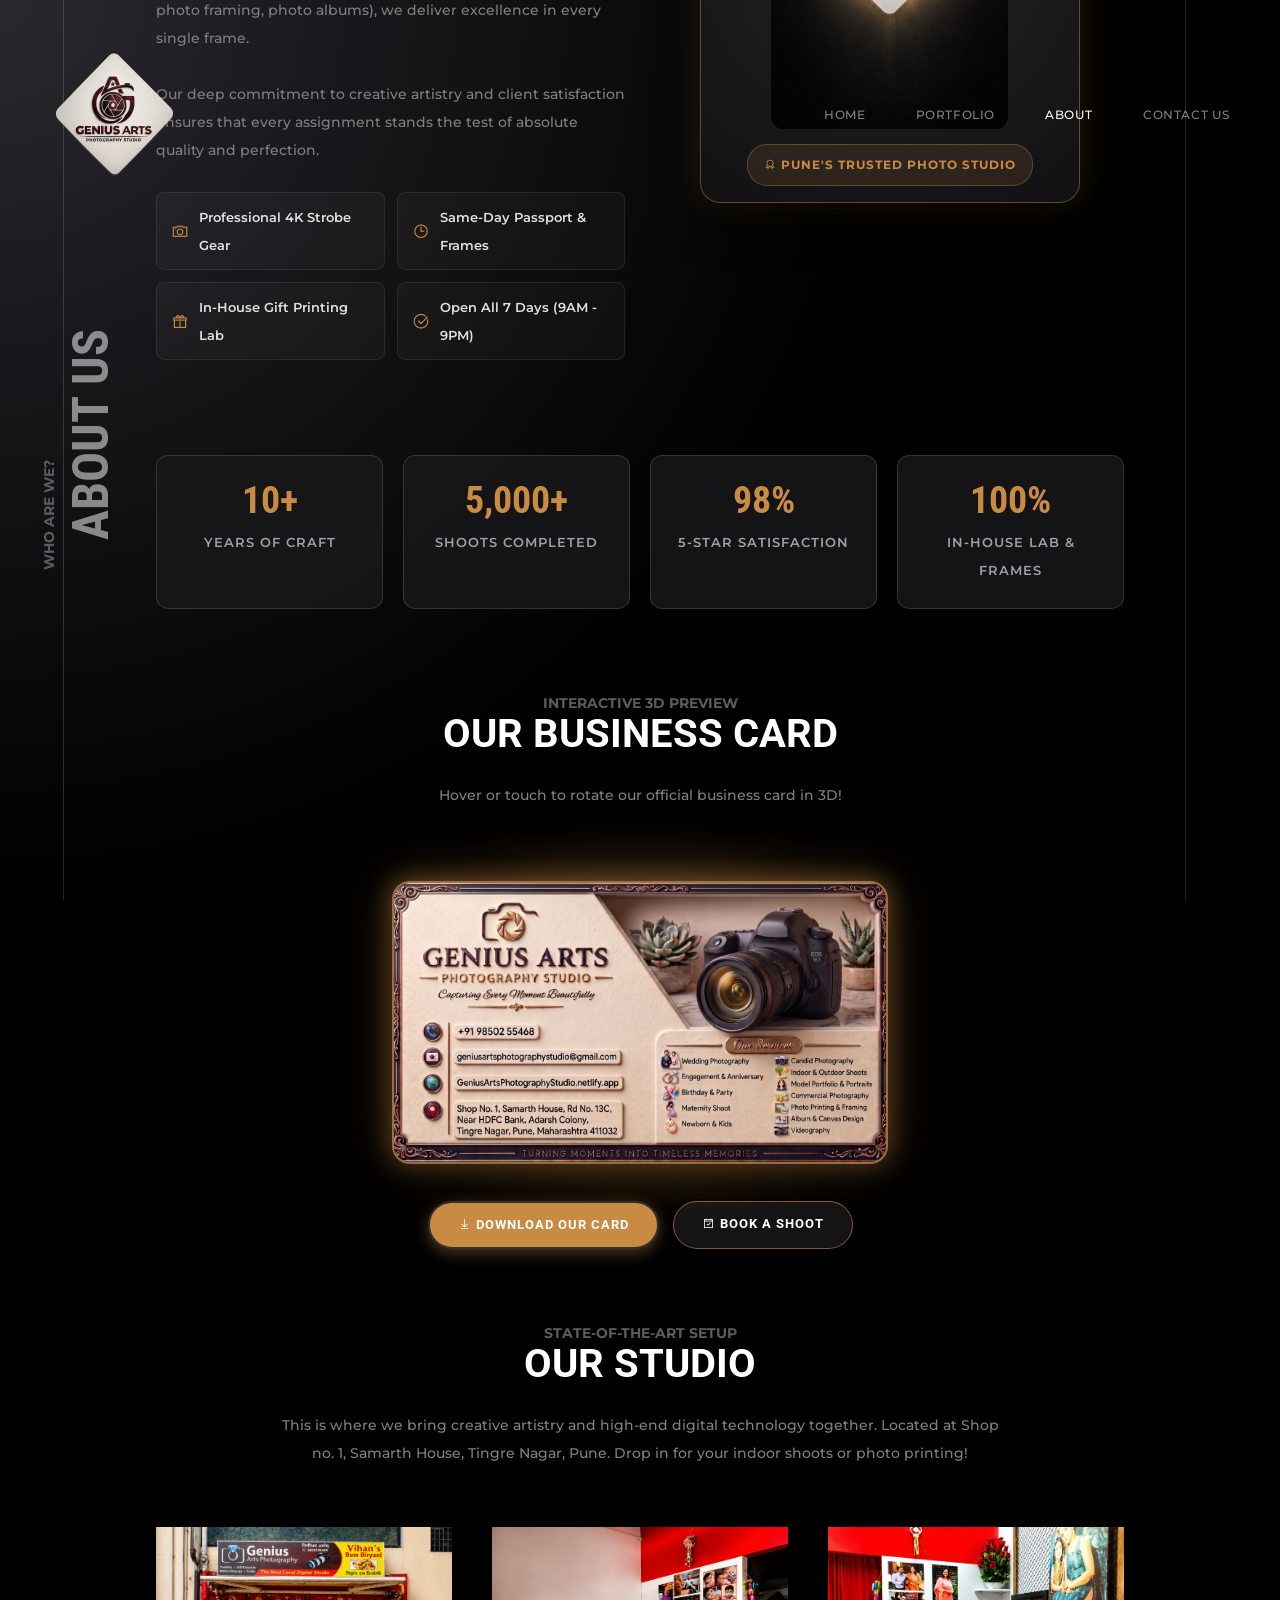
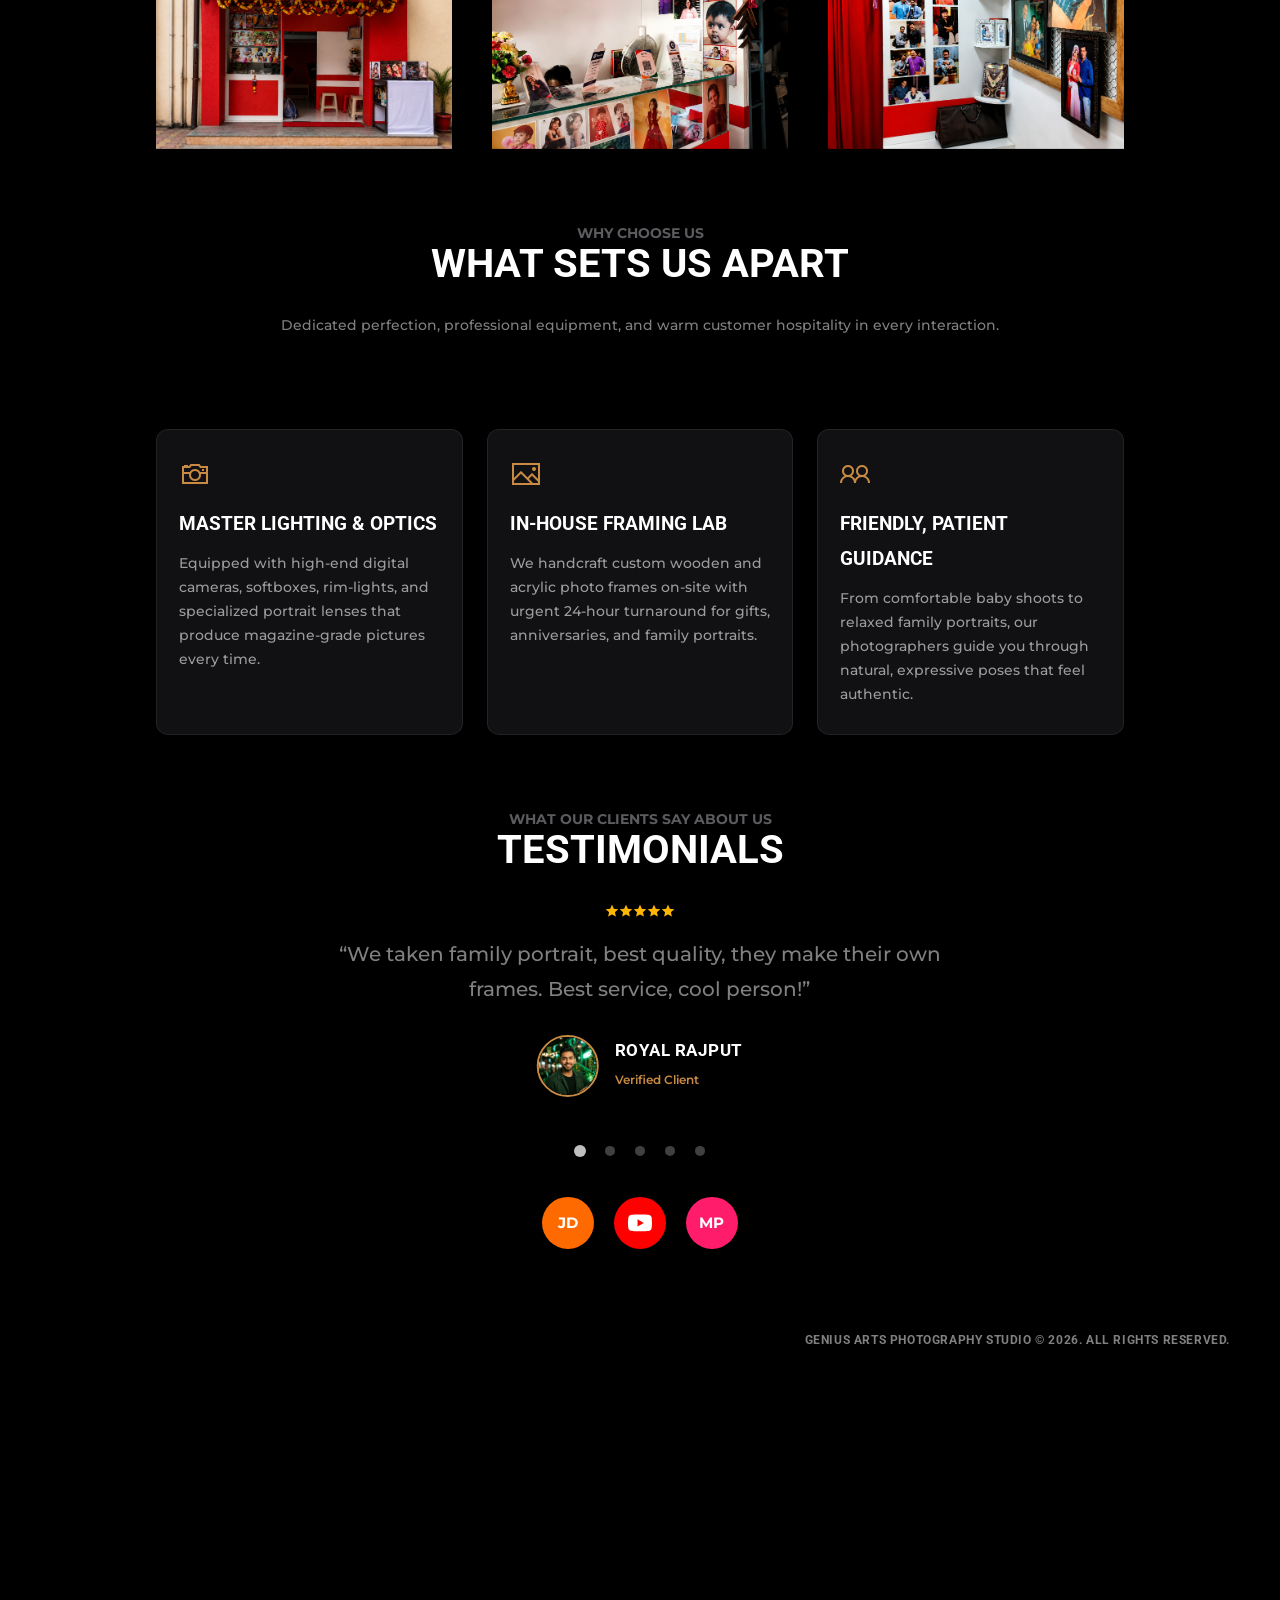
<file: about.html>
<!-- Built by Yuvi | ph no 7481889979 -->
<!DOCTYPE html>
<html lang="en">
<head>
  <meta charset="UTF-8">
  <meta name="viewport" content="width=device-width,initial-scale=1.0,maximum-scale=1.0,user-scalable=no">
  <meta http-equiv="X-UA-Compatible" content="ie=edge">
  <title>About Us - Genius Arts Photography Studio - Pune</title>
  <link href="https://fonts.googleapis.com/css?family=Montserrat%3A500%2C700%7CRoboto+Condensed:700%7CRoboto%3A700&display=swap" rel="stylesheet">
  <link type="text/css" rel="stylesheet" href="css/line-awesome.css">
  <link type="text/css" rel="stylesheet" href="css/photoswipe.css">
  <link type="text/css" rel="stylesheet" href="css/default-skin/default-skin.css">
  <link type="text/css" rel="stylesheet" href="css/tiny-slider.css">
  <link type="text/css" rel="stylesheet" href="css/style.css">
  <link type="text/css" rel="stylesheet" href="css/responsive.css">
  <link rel="icon" href="img/favicon.png" sizes="32x32" />
  <style>
    /* Section & Content Layout */
    .ashade-content section.ashade-section {
      margin-bottom: 75px !important;
    }
    .ashade-content section.ashade-section:last-child {
      margin-bottom: 20px !important;
    }

    /* Studio emblem image styling */
    .studio-emblem-wrap {
      display: flex;
      justify-content: center;
      align-items: center;
      width: 100%;
      height: 100%;
      padding: 10px;
    }
    .studio-emblem-card {
      position: relative;
      border-radius: 20px;
      padding: 16px;
      background: radial-gradient(circle at center, #242426 0%, #111113 100%);
      border: 1px solid rgba(201, 138, 68, 0.45);
      box-shadow: 0 15px 45px rgba(0, 0, 0, 0.7), 0 0 30px rgba(201, 138, 68, 0.25);
      max-width: 380px;
      width: 100%;
      text-align: center;
      transition: transform 0.3s ease, box-shadow 0.3s ease;
    }
    .studio-emblem-card:hover {
      transform: translateY(-5px);
      box-shadow: 0 20px 55px rgba(0, 0, 0, 0.8), 0 0 45px rgba(201, 138, 68, 0.45);
    }
    .studio-emblem-card img {
      max-height: 420px;
      width: auto;
      max-width: 100%;
      object-fit: contain;
      border-radius: 14px;
      display: block;
      margin: 0 auto;
    }
    .studio-badge-tag {
      display: inline-block;
      margin-top: 14px;
      padding: 6px 16px;
      font-size: 12px;
      letter-spacing: 1px;
      text-transform: uppercase;
      font-weight: 700;
      color: #c98a44;
      background: rgba(201, 138, 68, 0.12);
      border: 1px solid rgba(201, 138, 68, 0.35);
      border-radius: 20px;
    }

    /* Key Badges in Story Section */
    .story-badges-grid {
      display: grid;
      grid-template-columns: repeat(2, 1fr);
      gap: 12px;
      margin-top: 25px;
    }
    @media (max-width: 600px) {
      .story-badges-grid {
        grid-template-columns: 1fr;
      }
    }
    .story-badge-item {
      display: flex;
      align-items: center;
      gap: 10px;
      padding: 10px 14px;
      background: rgba(255, 255, 255, 0.03);
      border: 1px solid rgba(255, 255, 255, 0.08);
      border-radius: 8px;
      font-size: 13px;
      color: #e0e0e0;
      font-weight: 600;
    }
    .story-badge-item i {
      color: #c98a44;
      font-size: 18px;
    }

    /* Stats Counter Section */
    .stats-row-container {
      display: grid;
      grid-template-columns: repeat(4, 1fr);
      gap: 20px;
      margin: 20px 0 10px 0;
    }
    @media (max-width: 900px) {
      .stats-row-container {
        grid-template-columns: repeat(2, 1fr);
      }
    }
    @media (max-width: 500px) {
      .stats-row-container {
        grid-template-columns: 1fr;
      }
    }
    .stat-card {
      background: rgba(25, 25, 28, 0.8);
      border: 1px solid rgba(201, 138, 68, 0.25);
      border-radius: 12px;
      padding: 24px 16px;
      text-align: center;
      transition: transform 0.3s ease, border-color 0.3s ease;
    }
    .stat-card:hover {
      transform: translateY(-4px);
      border-color: rgba(201, 138, 68, 0.7);
    }
    .stat-card-number {
      font-size: 38px;
      font-weight: 700;
      color: #c98a44;
      font-family: 'Roboto Condensed', sans-serif;
      margin-bottom: 6px;
      line-height: 1.1;
    }
    .stat-card-label {
      font-size: 13px;
      color: #a0a0a5;
      text-transform: uppercase;
      letter-spacing: 1px;
      font-weight: 600;
    }

    /* Why Choose Us Cards */
    .features-grid {
      display: grid;
      grid-template-columns: repeat(3, 1fr);
      gap: 24px;
      margin-top: 30px;
    }
    @media (max-width: 960px) {
      .features-grid {
        grid-template-columns: 1fr;
      }
    }
    .feature-box {
      background: rgba(25, 25, 28, 0.7);
      border: 1px solid rgba(255, 255, 255, 0.08);
      border-radius: 12px;
      padding: 28px 22px;
      transition: transform 0.3s ease, border-color 0.3s ease;
    }
    .feature-box:hover {
      transform: translateY(-4px);
      border-color: rgba(201, 138, 68, 0.5);
    }
    .feature-box-icon {
      font-size: 32px;
      color: #c98a44;
      margin-bottom: 16px;
      display: inline-block;
    }
    .feature-box h4 {
      font-size: 19px;
      color: #ffffff;
      margin: 0 0 10px 0;
      font-weight: 700;
    }
    .feature-box p {
      font-size: 14px;
      color: #9c9c9f;
      line-height: 24px;
      margin: 0;
    }

    /* Business Card 3D Viewer */
    .business-card-container {
      touch-action: none;
      perspective: 1200px;
      margin: 25px auto;
      max-width: 520px;
      width: 100%;
      user-select: none;
      position: relative;
      z-index: 1000;
      padding: 12px;
    }
    .business-card-container::before {
      content: '';
      position: absolute;
      inset: -8px;
      border-radius: 28px;
      background: radial-gradient(circle at var(--glare-x, 50%) var(--glare-y, 50%), rgba(201, 138, 68, 0.75) 0%, rgba(201, 138, 68, 0.35) 45%, transparent 75%);
      filter: blur(30px);
      opacity: 0.55;
      transition: opacity 0.3s ease, filter 0.3s ease;
      pointer-events: none;
      z-index: 0;
    }
    .business-card-container:hover::before,
    .business-card-container.is-tilting::before {
      opacity: 1;
      filter: blur(38px);
    }
    .business-card-inner {
      position: relative;
      width: 100%;
      aspect-ratio: 1.75 / 1;
      border-radius: 18px;
      overflow: hidden;
      border: 2px solid rgba(201, 138, 68, 0.75);
      box-shadow: 0 12px 35px rgba(0, 0, 0, 0.45), 0 0 25px rgba(201, 138, 68, 0.55), 0 0 55px rgba(201, 138, 68, 0.3);
      transition: transform 0.15s ease-out, box-shadow 0.3s ease, border-color 0.3s ease;
      transform-style: preserve-3d;
      will-change: transform;
      background-color: #1a1a1a;
      z-index: 1;
    }
    .business-card-container:hover .business-card-inner,
    .business-card-container.is-tilting .business-card-inner {
      border-color: rgba(201, 138, 68, 1) !important;
      box-shadow: 0 22px 55px rgba(0, 0, 0, 0.6), 0 0 40px rgba(201, 138, 68, 1), 0 0 80px rgba(201, 138, 68, 0.75), 0 0 125px rgba(201, 138, 68, 0.45);
    }
    .card-glare-overlay {
      position: absolute;
      inset: 0;
      border-radius: 16px;
      pointer-events: none;
      opacity: 0;
      transition: opacity 0.25s ease;
      background: radial-gradient(circle 280px at var(--glare-x, 50%) var(--glare-y, 50%), rgba(255, 255, 255, 0.85) 0%, rgba(201, 138, 68, 0.9) 32%, transparent 72%);
      z-index: 5;
      mix-blend-mode: screen;
    }
    .business-card-container:hover .card-glare-overlay,
    .business-card-container.is-tilting .card-glare-overlay {
      opacity: 0.95;
    }

    /* Testimonials Reviewer / Candidate Card - Zero Overlap Guaranteed */
    .ashade-testimonials-item__author {
      margin: 26px auto 10px auto !important;
      display: inline-flex !important;
      flex-direction: row !important;
      align-items: center !important;
      justify-content: center !important;
      gap: 16px !important;
      position: relative !important;
      padding: 0 !important;
      min-height: auto !important;
      text-align: left !important;
    }
    .ashade-testimonials-item__author--image {
      position: relative !important;
      left: auto !important;
      top: auto !important;
      margin: 0 !important;
      width: 62px !important;
      height: 62px !important;
      flex-shrink: 0 !important;
    }
    .ashade-testimonials-item__author--image img {
      width: 62px !important;
      height: 62px !important;
      border-radius: 50% !important;
      object-fit: cover !important;
      border: 2px solid #c98a44 !important;
      box-shadow: 0 4px 15px rgba(0, 0, 0, 0.6) !important;
      display: block !important;
    }
    .ashade-testimonials-item__author--name {
      margin: 0 !important;
      padding: 0 !important;
      position: relative !important;
      z-index: 3 !important;
      text-align: left !important;
    }
    .ashade-testimonials-item__author--name h6 {
      margin: 0 !important;
      font-size: 17px !important;
      font-weight: 700 !important;
      color: #ffffff !important;
      letter-spacing: 0.5px;
    }
    .ashade-testimonials-item__author--name span {
      display: block;
      font-size: 12px;
      color: #c98a44;
      font-weight: 600;
      margin-top: 3px;
    }
    .stars-badge {
      color: #ffb703;
      font-size: 14px;
      margin-bottom: 12px;
    }

    /* Social Badges */
    .ashade-social-badges {
      display: flex;
      justify-content: center;
      align-items: center;
      gap: 20px;
      margin-top: 32px;
      position: relative;
      z-index: 1000;
    }
    .btn-social-circle {
      width: 52px;
      height: 52px;
      border-radius: 50%;
      display: flex;
      justify-content: center;
      align-items: center;
      color: #ffffff !important;
      font-weight: 700;
      font-size: 15px;
      text-decoration: none !important;
      box-shadow: 0 4px 12px rgba(0,0,0,0.4);
      transition: transform 0.3s ease, box-shadow 0.3s ease;
      position: relative;
      z-index: 1000;
      cursor: pointer;
    }
    .btn-social-circle:hover {
      transform: translateY(-4px) scale(1.1);
      box-shadow: 0 8px 22px rgba(0,0,0,0.6);
    }
    .btn-justdial {
      background-color: #ff6a00;
      font-family: 'Montserrat', sans-serif;
    }
    .btn-youtube {
      background-color: #ff0000;
    }
    .btn-magicpin {
      background-color: #ff1c6b;
      font-family: 'Montserrat', sans-serif;
    }
  </style>
  <link rel="preload" as="image" href="img/logo.png">
</head>
<body oncontextmenu="return false;" onselectstart="return false;" ondragstart="return false;" class="has-spotlight ashade-smooth-scroll">
  <header id="ashade-header">
    <div class="ashade-header-inner">
      <div class="ashade-logo-block">
        <a href="index.html" class="ashade-logo is-retina int-link">
          <img src="img/logo.png" alt="Genius Arts Photography Studio" width="128" height="110">
        </a>
      </div>
      <div class="ashade-nav-block">
        <nav class="ashade-nav">
          <ul class="main-menu">
            <li><a href="index.html" class="int-link">Home</a></li>
            <li><a href="portfolio.html" class="int-link">portfolio</a></li>
            <li class="current-menu-item"><a href="about.html" class="int-link">About</a></li>
            <li><a href="contact-us.html" class="int-link">Contact Us</a></li>
          </ul>
        </nav>
      </div>
    </div>
  </header>

  <div class="ashade-page-title-wrap">
    <h1 class="ashade-page-title">
      <span>Who are We?</span>
      About Us
    </h1>
  </div>

  <main class="ashade-content-wrap">
    <div class="ashade-content-scroll">
      <div class="ashade-content">

        <!-- SECTION 1: GENIUS ARTS STORY -->
        <section class="ashade-section">
          <div class="ashade-row ashade-row-middle">
            <div class="ashade-col col-6">
              <h2><span>Creative Excellence & Passion</span> Genius Arts Story </h2>
              <p>Genius Arts Photography Studio is Tingre Nagar, Pune's premier destination for professional studio photography, outdoor cinematic videography, and customized gift printing.</p>
              <p>We blend modern lighting setups with creative storytelling to capture emotions that last a lifetime. Over the past 10+ years, our studio has captured over 5,000+ shoots, serving families, couples, babies, and corporate brands with 98% client satisfaction.</p>
              <p>From fast passport photos to grand weddings and high-end customized gift printing (magic mugs, t-shirts, mobile covers, photo framing, photo albums), we deliver excellence in every single frame.</p>
              <p>Our deep commitment to creative artistry and client satisfaction ensures that every assignment stands the test of absolute quality and perfection.</p>
              
              <div class="story-badges-grid">
                <div class="story-badge-item">
                  <i class="la la-camera"></i>
                  <span>Professional 4K Strobe Gear</span>
                </div>
                <div class="story-badge-item">
                  <i class="la la-clock-o"></i>
                  <span>Same-Day Passport & Frames</span>
                </div>
                <div class="story-badge-item">
                  <i class="la la-gift"></i>
                  <span>In-House Gift Printing Lab</span>
                </div>
                <div class="story-badge-item">
                  <i class="la la-check-circle"></i>
                  <span>Open All 7 Days (9AM - 9PM)</span>
                </div>
              </div>
            </div>
            <div class="ashade-col col-6 align-middle">
              <div class="studio-emblem-wrap">
                <div class="studio-emblem-card">
                  <img src="img/general/about-me.png" alt="Genius Arts Photography Studio Logo" width="941" height="1672">
                  <span class="studio-badge-tag"><i class="la la-certificate"></i> Pune's Trusted Photo Studio</span>
                </div>
              </div>
            </div>
          </div>
        </section>

        <!-- STATS & COUNTERS ROW -->
        <section class="ashade-section">
          <div class="ashade-row">
            <div class="ashade-col col-12">
              <div class="stats-row-container">
                <div class="stat-card">
                  <div class="stat-card-number">10+</div>
                  <div class="stat-card-label">Years of Craft</div>
                </div>
                <div class="stat-card">
                  <div class="stat-card-number">5,000+</div>
                  <div class="stat-card-label">Shoots Completed</div>
                </div>
                <div class="stat-card">
                  <div class="stat-card-number">98%</div>
                  <div class="stat-card-label">5-Star Satisfaction</div>
                </div>
                <div class="stat-card">
                  <div class="stat-card-number">100%</div>
                  <div class="stat-card-label">In-House Lab & Frames</div>
                </div>
              </div>
            </div>
          </div>
        </section>

        <!-- SECTION 2: INTERACTIVE 3D BUSINESS CARD -->
        <section class="ashade-section">
          <div class="ashade-row">
            <div class="ashade-col col-12 align-center">
              <h3><span>Interactive 3D Preview</span> Our Business Card </h3>
              <p class="ashade-intro">Hover or touch to rotate our official business card in 3D!</p>
              
              <div class="business-card-container" id="bizCardContainer" onmousemove="handleBizCardMove(event, this)" onmouseleave="handleBizCardReset(this)" ontouchstart="handleBizCardTouch(event, this)" ontouchmove="handleBizCardTouch(event, this)" ontouchend="handleBizCardReset(this)">
                <div class="business-card-inner">
                  <img src="img/general/our_business_card.jpg" style="width: 100%; height: 100%; object-fit: cover; pointer-events: none;" alt="Genius Arts Photography Studio Business Card">
                  <div class="card-glare-overlay"></div>
                </div>
              </div>

              <div style="margin-top: 25px; text-align: center; position: relative; z-index: 1000; display: flex; justify-content: center; gap: 14px; flex-wrap: wrap;">
                <a href="img/general/our_business_card.jpg" download="Genius_Arts_Business_Card.jpg" class="ashade-button int-link" style="display: inline-block; padding: 14px 28px; font-size: 13px; cursor: pointer; border-radius: 25px; background: #c98a44; color: #ffffff; text-decoration: none; font-weight: 700; text-transform: uppercase; letter-spacing: 1px; box-shadow: 0 4px 15px rgba(201, 138, 68, 0.4);">
                  <i class="la la-download"></i> Download Our Card
                </a>
                <a href="contact-us.html" class="ashade-button int-link" style="display: inline-block; padding: 14px 28px; font-size: 13px; cursor: pointer; border-radius: 25px; background: rgba(255,255,255,0.08); border: 1px solid rgba(201, 138, 68, 0.6); color: #ffffff; text-decoration: none; font-weight: 700; text-transform: uppercase; letter-spacing: 1px;">
                  <i class="la la-calendar-check-o"></i> Book a Shoot
                </a>
              </div>
            </div>
          </div>
        </section>

        <!-- SECTION 3: OUR STUDIO SETUP -->
        <section class="ashade-section">
          <div class="ashade-row">
            <div class="ashade-col col-12 align-center">
              <h3><span>State-of-the-Art Setup</span> Our Studio </h3>
              <p class="ashade-intro">This is where we bring creative artistry and high-end digital technology together. Located at Shop no. 1, Samarth House, Tingre Nagar, Pune. Drop in for your indoor shoots or photo printing!</p>
            </div>
          </div>
          <div class="ashade-row">
            <div class="ashade-col col-12">
              <div class="ashade-grid ashade-grid-3cols">
                <div class="ashade-grid-item">
                  <a href="img/general/studio01.png" class="ashade-lightbox-link int-link" data-size="1160x920" title="Studio Entrance & Reception">
                    <img src="img/general/studio01.png" alt="Our Studio" width="1160" height="920">
                  </a>
                </div>
                <div class="ashade-grid-item">
                  <a href="img/general/studio02.png" class="ashade-lightbox-link int-link" data-size="1160x920" title="Studio Framing & Printing Area">
                    <img src="img/general/studio02.png" alt="Our Studio" width="1160" height="920">
                  </a>
                </div>
                <div class="ashade-grid-item">
                  <a href="img/general/studio03.png" class="ashade-lightbox-link int-link" data-size="1160x920" title="Indoor Photography Stage & Lighting">
                    <img src="img/general/studio03.png" alt="Our Studio" width="1160" height="920">
                  </a>
                </div>
              </div>
            </div>
          </div>
        </section>

        <!-- SECTION 4: WHY CHOOSE GENIUS ARTS -->
        <section class="ashade-section">
          <div class="ashade-row">
            <div class="ashade-col col-12 align-center">
              <h3><span>Why Choose Us</span> What Sets Us Apart </h3>
              <p class="ashade-intro">Dedicated perfection, professional equipment, and warm customer hospitality in every interaction.</p>
            </div>
          </div>
          <div class="ashade-row">
            <div class="ashade-col col-12">
              <div class="features-grid">
                <div class="feature-box">
                  <div class="feature-box-icon"><i class="la la-camera-retro"></i></div>
                  <h4>Master Lighting & Optics</h4>
                  <p>Equipped with high-end digital cameras, softboxes, rim-lights, and specialized portrait lenses that produce magazine-grade pictures every time.</p>
                </div>
                <div class="feature-box">
                  <div class="feature-box-icon"><i class="la la-picture-o"></i></div>
                  <h4>In-House Framing Lab</h4>
                  <p>We handcraft custom wooden and acrylic photo frames on-site with urgent 24-hour turnaround for gifts, anniversaries, and family portraits.</p>
                </div>
                <div class="feature-box">
                  <div class="feature-box-icon"><i class="la la-users"></i></div>
                  <h4>Friendly, Patient Guidance</h4>
                  <p>From comfortable baby shoots to relaxed family portraits, our photographers guide you through natural, expressive poses that feel authentic.</p>
                </div>
              </div>
            </div>
          </div>
        </section>

        <!-- SECTION 5: CLIENT TESTIMONIALS (REVIEWERS / CANDIDATES) -->
        <section class="ashade-section">
          <div class="ashade-row">
            <div class="ashade-col col-12 align-center">
              <h3><span>What our clients say about us</span> Testimonials </h3>
              
              <div class="ashade-row">
                <div class="ashade-col col-2"></div>
                <div class="ashade-col col-8">
                  <div class="ashade-testimonials-carousel">
                    <div class="ashade-tns-container" id="testimonials01">

                      <!-- Candidate / Reviewer 1 -->
                      <div class="ashade-testimonials-item align-center">
                        <div class="stars-badge">
                          <i class="la la-star"></i><i class="la la-star"></i><i class="la la-star"></i><i class="la la-star"></i><i class="la la-star"></i>
                        </div>
                        <div class="ashade-testimonials-item__content">
                          <p>We taken family portrait, best quality, they make their own frames. Best service, cool person!</p>
                        </div>
                        <div class="ashade-testimonials-item__author">
                          <div class="ashade-testimonials-item__author--image">
                            <img src="img/avatars/royal_rajput.jpg" alt="Royal Rajput">
                          </div>
                          <div class="ashade-testimonials-item__author--name">
                            <h6>Royal Rajput</h6>
                            <span>Verified Client</span>
                          </div>
                        </div>
                      </div>

                      <!-- Candidate / Reviewer 2 -->
                      <div class="ashade-testimonials-item align-center">
                        <div class="stars-badge">
                          <i class="la la-star"></i><i class="la la-star"></i><i class="la la-star"></i><i class="la la-star"></i><i class="la la-star"></i>
                        </div>
                        <div class="ashade-testimonials-item__content">
                          <p>Best work i ever saw and he helps with urgent work and make frame in just one day . The work and that frame is the best. Thnak you</p>
                        </div>
                        <div class="ashade-testimonials-item__author">
                          <div class="ashade-testimonials-item__author--image">
                            <img src="img/avatars/rohit_desavale.jpg" alt="Rohit Desavale">
                          </div>
                          <div class="ashade-testimonials-item__author--name">
                            <h6>Rohit Desavale</h6>
                            <span>Verified Client</span>
                          </div>
                        </div>
                      </div>

                      <!-- Candidate / Reviewer 3 -->
                      <div class="ashade-testimonials-item align-center">
                        <div class="stars-badge">
                          <i class="la la-star"></i><i class="la la-star"></i><i class="la la-star"></i><i class="la la-star"></i><i class="la la-star"></i>
                        </div>
                        <div class="ashade-testimonials-item__content">
                          <p>Amazing experience with Genius Arts | Photography Studio. &#128247; They deliver high-quality photos and great customer service.</p>
                        </div>
                        <div class="ashade-testimonials-item__author">
                          <div class="ashade-testimonials-item__author--image">
                            <img src="img/avatars/manoj_pandagale.jpg" alt="Manoj Pandagale">
                          </div>
                          <div class="ashade-testimonials-item__author--name">
                            <h6>Manoj Pandagale</h6>
                            <span>Verified Client</span>
                          </div>
                        </div>
                      </div>

                      <!-- Candidate / Reviewer 4 -->
                      <div class="ashade-testimonials-item align-center">
                        <div class="stars-badge">
                          <i class="la la-star"></i><i class="la la-star"></i><i class="la la-star"></i><i class="la la-star"></i><i class="la la-star"></i>
                        </div>
                        <div class="ashade-testimonials-item__content">
                          <p>Great photography studio with professional service. The staff was cooperative and made the photoshoot comfortable. The final photos were delivered on time and the quality was excellent.</p>
                        </div>
                        <div class="ashade-testimonials-item__author">
                          <div class="ashade-testimonials-item__author--image">
                            <img src="img/avatars/prathmesh_deshpande.jpg" alt="Prathmesh Deshpande">
                          </div>
                          <div class="ashade-testimonials-item__author--name">
                            <h6>Prathmesh Deshpande</h6>
                            <span>Verified Client</span>
                          </div>
                        </div>
                      </div>

                      <!-- Candidate / Reviewer 5 -->
                      <div class="ashade-testimonials-item align-center">
                        <div class="stars-badge">
                          <i class="la la-star"></i><i class="la la-star"></i><i class="la la-star"></i><i class="la la-star"></i><i class="la la-star"></i>
                        </div>
                        <div class="ashade-testimonials-item__content">
                          <p>Very well done, it's exactly what I wanted. It's very nice, I expected it but I can't do it. You made it for me in such a short time. Urgent Thank you so much Kaka &#128522;&#129303;&#128522;</p>
                        </div>
                        <div class="ashade-testimonials-item__author">
                          <div class="ashade-testimonials-item__author--image">
                            <img src="img/avatars/pallavi_upalka.jpg" alt="Pallavi Upalka">
                          </div>
                          <div class="ashade-testimonials-item__author--name">
                            <h6>Pallavi Upalka</h6>
                            <span>Verified Client</span>
                          </div>
                        </div>
                      </div>

                    </div>
                    <div class="ashade-testimonials-nav"></div>
                    
                    <div class="ashade-social-badges">
                      <a href="https://www.justdial.com/Pune/Genius-Arts-Photography-Near-Hdfc-Bank-Tingare-Nagar/020PXX20-XX20-190927132018-T2T1_BZDET" target="_blank" class="btn-social-circle btn-justdial int-link" title="JustDial Listing">JD</a>
                      <a href="https://youtube.com/@geniusartphotography?si=6wZ8lIwgu9kf6mMm" target="_blank" class="btn-social-circle btn-youtube int-link" title="YouTube Channel">
                        <svg width="24" height="24" viewBox="0 0 24 24" fill="none" xmlns="http://www.w3.org/2000/svg" style="pointer-events: none;">
                          <path d="M23.498 6.186a3.016 3.016 0 0 0-2.122-2.136C19.505 3.545 12 3.545 12 3.545s-7.505 0-9.377.505A3.017 3.017 0 0 0 .502 6.186C0 8.07 0 12 0 12s0 3.93.502 5.814a3.016 3.016 0 0 0 2.122 2.136c1.871.505 9.376.505 9.376.505s7.505 0 9.377-.505a3.015 3.015 0 0 0 2.122-2.136C24 15.93 24 12 24 12s0-3.93-.502-5.814zM9.545 15.568V8.432L15.818 12l-6.273 3.568z" fill="white"/>
                        </svg>
                      </a>
                      <a href="https://magicpin.in/Pune/Tingre-Nagar/Photo-Studio/Genius-Arts-,-Photography-Studio/store/c3bb44?srsltid=AfmBOopcff7kbGCmp6CVH6FaxAFqeIdVwZTxWyckfVs_l8DK7L0ZJ6tF" target="_blank" class="btn-social-circle btn-magicpin int-link" title="MagicPin Store">MP</a>
                    </div>
                  </div>
                </div>
                <div class="ashade-col col-2"></div>
              </div>
            </div>
          </div>
        </section>

      </div><!-- .ashade-content -->

      <footer id="ashade-footer">
        <div class="ashade-footer-inner">
          <div class="ashade-footer__socials"></div>
          <div class="ashade-footer__copyright">Genius Arts Photography Studio &copy; 2026. All Rights Reserved.</div>
        </div>
      </footer>
    </div><!-- .ashade-content-scroll -->
  </main>

  <div class="ashade-to-top-wrap ashade-back-wrap">
    <div class="ashade-back is-to-top"><span>Back to</span><span>Top</span></div>
  </div>

  <!-- PhotoSwipe Root Element -->
  <div class="pswp" tabindex="-1" role="dialog" aria-hidden="true">
    <div class="pswp__bg"></div>
    <div class="pswp__scroll-wrap">
      <div class="pswp__container">
        <div class="pswp__item"></div>
        <div class="pswp__item"></div>
        <div class="pswp__item"></div>
      </div>
      <div class="pswp__ui pswp__ui--hidden">
        <div class="pswp__top-bar">
          <div class="pswp__counter"></div>
          <button class="pswp__button pswp__button--close" title="Close (Esc)"></button>
          <button class="pswp__button pswp__button--share" title="Share"></button>
          <button class="pswp__button pswp__button--fs" title="Toggle fullscreen"></button>
          <button class="pswp__button pswp__button--zoom" title="Zoom in/out"></button>
          <div class="pswp__preloader">
            <div class="pswp__preloader__icn">
              <div class="pswp__preloader__cut">
                <div class="pswp__preloader__donut"></div>
              </div>
            </div>
          </div>
        </div>
        <div class="pswp__share-modal pswp__share-modal--hidden pswp__single-tap">
          <div class="pswp__share-tooltip"></div>
        </div>
        <button class="pswp__button pswp__button--arrow--left" title="Previous (arrow left)"></button>
        <button class="pswp__button pswp__button--arrow--right" title="Next (arrow right)"></button>
        <div class="pswp__caption"><div class="pswp__caption__center"></div></div>
      </div>
    </div>
  </div>

  <div class="ashade-menu-overlay"></div>
  <div class="ashade-cursor is-inactive">
    <span class="ashade-cursor-circle"></span>
    <span class="ashade-cursor-slider"></span>
    <span class="ashade-cursor-close ashade-cursor-label">Close</span>
    <span class="ashade-cursor-zoom ashade-cursor-label">Zoom</span>
  </div>

  <script src="js/jquery.min.js"></script>
  <script src="js/gsap.min.js"></script>
  <script src="js/jquery.lazy.min.js"></script>
  <script src="js/tiny-slider.js"></script>
  <script src="js/photoswipe.min.js"></script>
  <script src="js/photoswipe-ui-default.min.js"></script>
  <script src="js/core.js"></script>
  <script>
    // 3D Business Card Rotation Logic
    function handleBizCardMove(e, container) {
      if (container) container.classList.add("is-tilting");
      if (!container) return;
      var rect = container.getBoundingClientRect();
      var clientX = e.touches ? e.touches[0].clientX : e.clientX;
      var clientY = e.touches ? e.touches[0].clientY : e.clientY;
      var x = clientX - rect.left;
      var y = clientY - rect.top;
      if (x < 0 || y < 0 || x > rect.width || y > rect.height) {
        handleBizCardReset(container);
        return;
      }
      var centerX = rect.width / 2;
      var centerY = rect.height / 2;
      var rotateX = (((centerY - y) / centerY) * 18).toFixed(2);
      var rotateY = (((x - centerX) / centerX) * 18).toFixed(2);
      var inner = container.querySelector('.business-card-inner');
      if (inner) {
        inner.style.transform = 'perspective(1000px) rotateX(' + rotateX + 'deg) rotateY(' + rotateY + 'deg) scale3d(1.04, 1.04, 1.04)';
      }
      var glareX = ((x / rect.width) * 100).toFixed(2);
      var glareY = ((y / rect.height) * 100).toFixed(2);
      container.style.setProperty('--glare-x', glareX + '%');
      container.style.setProperty('--glare-y', glareY + '%');
    }
    function handleBizCardTouch(e, container) {
      if (e.touches && e.touches.length > 0) {
        handleBizCardMove(e, container);
      }
    }
    function handleBizCardReset(container) {
      if (container) container.classList.remove("is-tilting");
      if (!container) return;
      var inner = container.querySelector('.business-card-inner');
      if (inner) {
        inner.style.transform = 'perspective(1000px) rotateX(0deg) rotateY(0deg) scale3d(1, 1, 1)';
      }
    }
  </script>
</body>
</html>
</file>
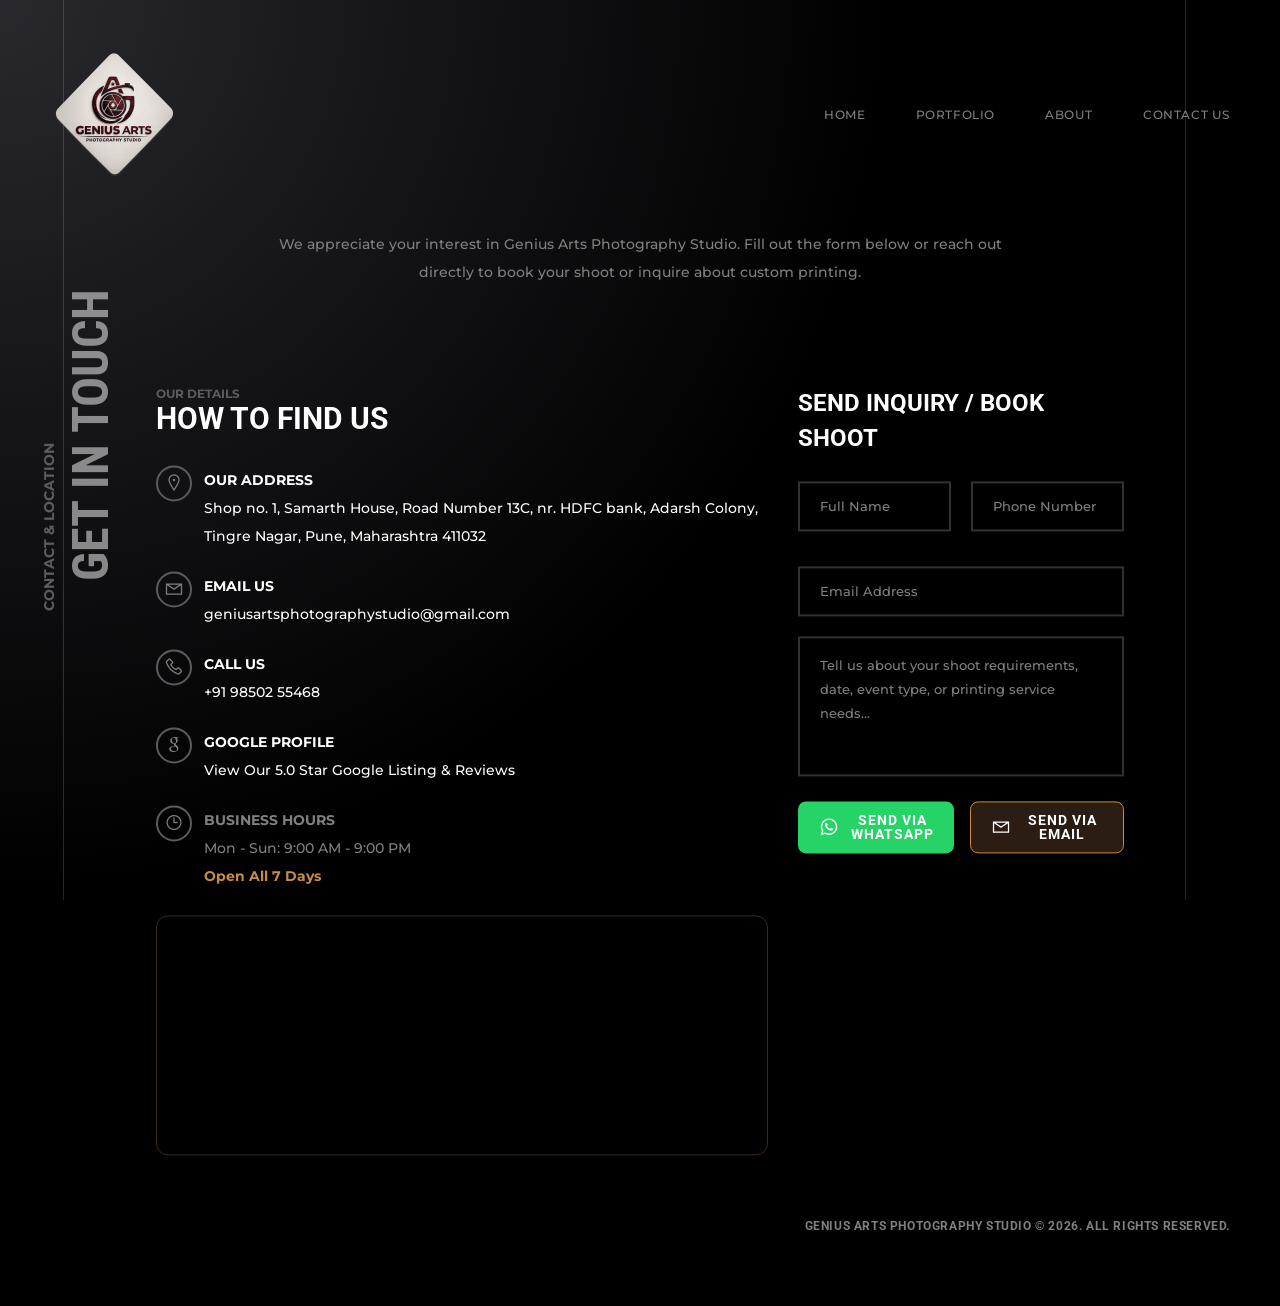
<file: contact-us.html>
<!-- Built by Yuvi | ph no 7481889979 -->
﻿<!DOCTYPE html><html lang="en"><head><meta charset="UTF-8"><meta name="viewport" content="width=device-width,initial-scale=1.0,maximum-scale=1.0,user-scalable=no"><meta http-equiv="X-UA-Compatible" content="ie=edge"><title>Genius Arts Photography Studio - Pune</title><link href="https://fonts.googleapis.com/css?family=Montserrat%3A500%2C700%7CRoboto+Condensed:700%7CRoboto%3A700&display=swap" rel="stylesheet"><link type="text/css" rel="stylesheet" href="css/line-awesome.css"><link type="text/css" rel="stylesheet" href="css/style.css"><link type="text/css" rel="stylesheet" href="css/responsive.css"><link rel="icon" href="img/favicon.png" sizes="32x32" /><style> .ashade-contact-details__list li { margin-bottom: 22px; } .ashade-contact-details__list li a { color: #ffffff; text-decoration: none; transition: color 0.3s; } .ashade-contact-details__list li a:hover { color: #c98a44; } .inquiry-buttons-wrap { display: grid; grid-template-columns: 1fr 1fr; gap: 16px; margin-top: 25px; width: 100%; } @media (max-width: 600px) { .inquiry-buttons-wrap { grid-template-columns: 1fr; } } .btn-inquiry-action { display: flex; align-items: center; justify-content: center; gap: 10px; padding: 16px 20px; border-radius: 8px; font-weight: 700; font-size: 14px; text-transform: uppercase; letter-spacing: 1px; cursor: pointer; border: none; transition: transform 0.3s, box-shadow 0.3s, background-color 0.3s; width: 100%; height: 52px; box-sizing: border-box; text-decoration: none; line-height: 1; } .btn-whatsapp { background-color: #25D366; color: #ffffff !important; } .btn-whatsapp:hover { background-color: #128C7E; transform: translateY(-3px); box-shadow: 0 6px 18px rgba(37, 211, 102, 0.4); } .btn-email { background-color: #2b1d14; color: #ffffff !important; border: 1px solid #c98a44; } .btn-email:hover { background-color: #3a2a1f; transform: translateY(-3px); box-shadow: 0 6px 18px rgba(201, 138, 68, 0.4); } </style><link rel="preload" as="image" href="img/logo.png"><link rel="preload" as="image" href="img/kenburns/01.png"></head><body oncontextmenu="return false;" onselectstart="return false;" ondragstart="return false;" class="has-spotlight ashade-smooth-scroll"><header id="ashade-header"><div class="ashade-header-inner"><div class="ashade-logo-block"><a href="index.html" class="ashade-logo is-retina"><img src="img/logo.png" alt="Genius Arts Photography Studio" width="128" height="110"></a></div><div class="ashade-nav-block"><nav class="ashade-nav"><ul class="main-menu"><li><a href="index.html" class="int-link">Home</a></li><li><a href="portfolio.html" class="int-link">portfolio</a></li><li><a href="about.html" class="int-link">About</a></li><li><a href="contact-us.html" class="int-link">Contact Us</a></li></ul></nav></div></div></header><div class="ashade-page-title-wrap"><h1 class="ashade-page-title"><span>CONTACT & LOCATION</span> Get in Touch </h1></div><main class="ashade-content-wrap"><div class="ashade-content-scroll"><div class="ashade-content"><section class="ashade-section"><div class="ashade-row"><div class="ashade-col col-12"><p class="ashade-intro">We appreciate your interest in Genius Arts Photography Studio. Fill out the form below or reach out directly to book your shoot or inquire about custom printing.</p></div></div></section><section class="ashade-section"><div class="ashade-row"><div class="ashade-col col-5"><div class="ashade-contact-details"><h4 class="ashade-contact-details__title"><span>Our Details</span> How to Find Us </h4><ul class="ashade-contact-details__list"><li><i class="ashade-contact-icon la la-map-marker"></i><a href="https://www.google.com/maps/dir//Genius+Arts+Photography+Studio,+Shop+no.+1,+Samarth+house,+Rd+Number+13C,+nr.+HDFC+bank,+Adarsh+Colony,+Tingre+Nagar,+Pune,+Maharashtra+411032/@25.4148608,86.147072,14z/data=!4m8!4m7!1m0!1m5!1m1!1s0x3bc2c1cbd887e617:0x97842677c999327d!2m2!1d73.8952627!2d18.5771205?entry=ttu&g_ep=EgoyMDI2MDcyMi4wIKXMDSoASAFQAw%3D%3D" target="_blank"><strong>OUR ADDRESS</strong><br> Shop no. 1, Samarth House, Road Number 13C, nr. HDFC bank, Adarsh Colony, Tingre Nagar, Pune, Maharashtra 411032 </a></li><li><i class="ashade-contact-icon la la-envelope"></i><a href="mailto:geniusartsphotographystudio@gmail.com"><strong>EMAIL US</strong><br> geniusartsphotographystudio@gmail.com </a></li><li><i class="ashade-contact-icon la la-phone"></i><a href="tel:+919850255468"><strong>CALL US</strong><br> +91 98502 55468 </a></li><li><i class="ashade-contact-icon la la-google"></i><a href="https://share.google/b0uwXl61eweK3H0o6" target="_blank"><strong>GOOGLE PROFILE</strong><br> View Our 5.0 Star Google Listing & Reviews </a></li><li><i class="ashade-contact-icon la la-clock-o"></i><div><strong>BUSINESS HOURS</strong><br> Mon - Sun: 9:00 AM - 9:00 PM<br><strong style="color: #c98a44;">Open All 7 Days</strong></div></li></ul><div style="margin-top: 25px; border-radius: 12px; overflow: hidden; position: relative; height: 240px; border: 1px solid rgba(201, 138, 68, 0.3);"><a href="https://www.google.com/maps/dir//Genius+Arts+Photography+Studio,+Shop+no.+1,+Samarth+house,+Rd+Number+13C,+nr.+HDFC+bank,+Adarsh+Colony,+Tingre+Nagar,+Pune,+Maharashtra+411032/@25.4148608,86.147072,14z/data=!4m8!4m7!1m0!1m5!1m1!1s0x3bc2c1cbd887e617:0x97842677c999327d!2m2!1d73.8952627!2d18.5771205?entry=ttu&g_ep=EgoyMDI2MDcyMi4wIKXMDSoASAFQAw%3D%3D" target="_blank" style="position: absolute; inset: 0; z-index: 5;" title="Open Google Maps Location"></a><iframe src="https://maps.google.com/maps?q=Genius+Arts+Photography+Studio,Tingre+Nagar,Pune&t=&z=15&ie=UTF8&iwloc=&output=embed" style="width: 100%; height: 100%; border: 0; pointer-events: none;"></iframe></div></div></div><div class="ashade-col col-7"><form id="smart-form" onsubmit="return false;" class="ashade-contact-form"><h4 style="margin-bottom: 25px; color: #ffffff; font-size: 24px; font-weight: 700;">SEND INQUIRY / BOOK SHOOT</h4><div class="ashade-row ashade-small-gap"><div class="ashade-col col-6"><input type="text" id="frmName" name="name" placeholder="Full Name" required></div><div class="ashade-col col-6"><input type="tel" id="frmPhone" name="phone" placeholder="Phone Number" required></div></div><div style="margin-top: 15px;"><input type="email" id="frmEmail" name="email" placeholder="Email Address" required></div><div style="margin-top: 15px;"><textarea id="frmMsg" name="message" placeholder="Tell us about your shoot requirements, date, event type, or printing service needs..." required style="height: 140px;"></textarea></div><div class="inquiry-buttons-wrap"><button type="button" class="btn-inquiry-action btn-whatsapp int-link" onclick="sendWhatsApp()"><i class="la la-whatsapp" style="font-size: 22px;"></i> Send via WhatsApp </button><button type="button" class="btn-inquiry-action btn-email int-link" onclick="sendEmail()"><i class="la la-envelope" style="font-size: 20px;"></i> Send via Email </button></div></form></div></div></section></div><footer id="ashade-footer"><div class="ashade-footer-inner"><div class="ashade-footer__socials"></div><div class="ashade-footer__copyright">Genius Arts Photography Studio &copy; 2026. All Rights Reserved.</div></div></footer></div></main><div class="ashade-to-top-wrap ashade-back-wrap"><div class="ashade-back is-to-top"><span>Back to</span><span>Top</span></div></div><div class="ashade-menu-overlay"></div><div class="ashade-cursor is-inactive"><span class="ashade-cursor-circle"></span><span class="ashade-cursor-slider"></span><span class="ashade-cursor-close ashade-cursor-label">Close</span><span class="ashade-cursor-zoom ashade-cursor-label">Zoom</span></div><script src="js/jquery.min.js"></script><script src="js/gsap.min.js"></script><script src="js/core.js"></script><script> function sendWhatsApp() { var name = document.getElementById('frmName').value.trim(); var phone = document.getElementById('frmPhone').value.trim(); var email = document.getElementById('frmEmail').value.trim() || 'Not Provided'; var msg = document.getElementById('frmMsg').value.trim(); if (!name || !phone || !msg) { alert('Please fill out your Name, Phone Number, and Requirement message.'); return; } var text = "New Lead from Genius Arts Photography Studio\n\nName: " + name + "\nPhone: " + phone + "\nEmail: " + email + "\nRequirement: " + msg; var url = "https://wa.me/919850255468?text=" + encodeURIComponent(text); window.open(url, '_blank'); } function sendEmail() { var name = document.getElementById('frmName').value.trim(); var phone = document.getElementById('frmPhone').value.trim(); var email = document.getElementById('frmEmail').value.trim() || 'Not Provided'; var msg = document.getElementById('frmMsg').value.trim(); if (!name || !phone || !msg) { alert('Please fill out your Name, Phone Number, and Requirement message.'); return; } var subject = "New Lead from Genius Arts Photography Studio"; var body = "New Lead from Genius Arts Photography Studio\n\nName: " + name + "\nPhone: " + phone + "\nUser Email: " + email + "\nRequirement: " + msg; var mailtoUrl = "mailto:geniusartsphotographystudio@gmail.com?subject=" + encodeURIComponent(subject) + "&body=" + encodeURIComponent(body); window.location.href = mailtoUrl; } </script></body></html>
</file>
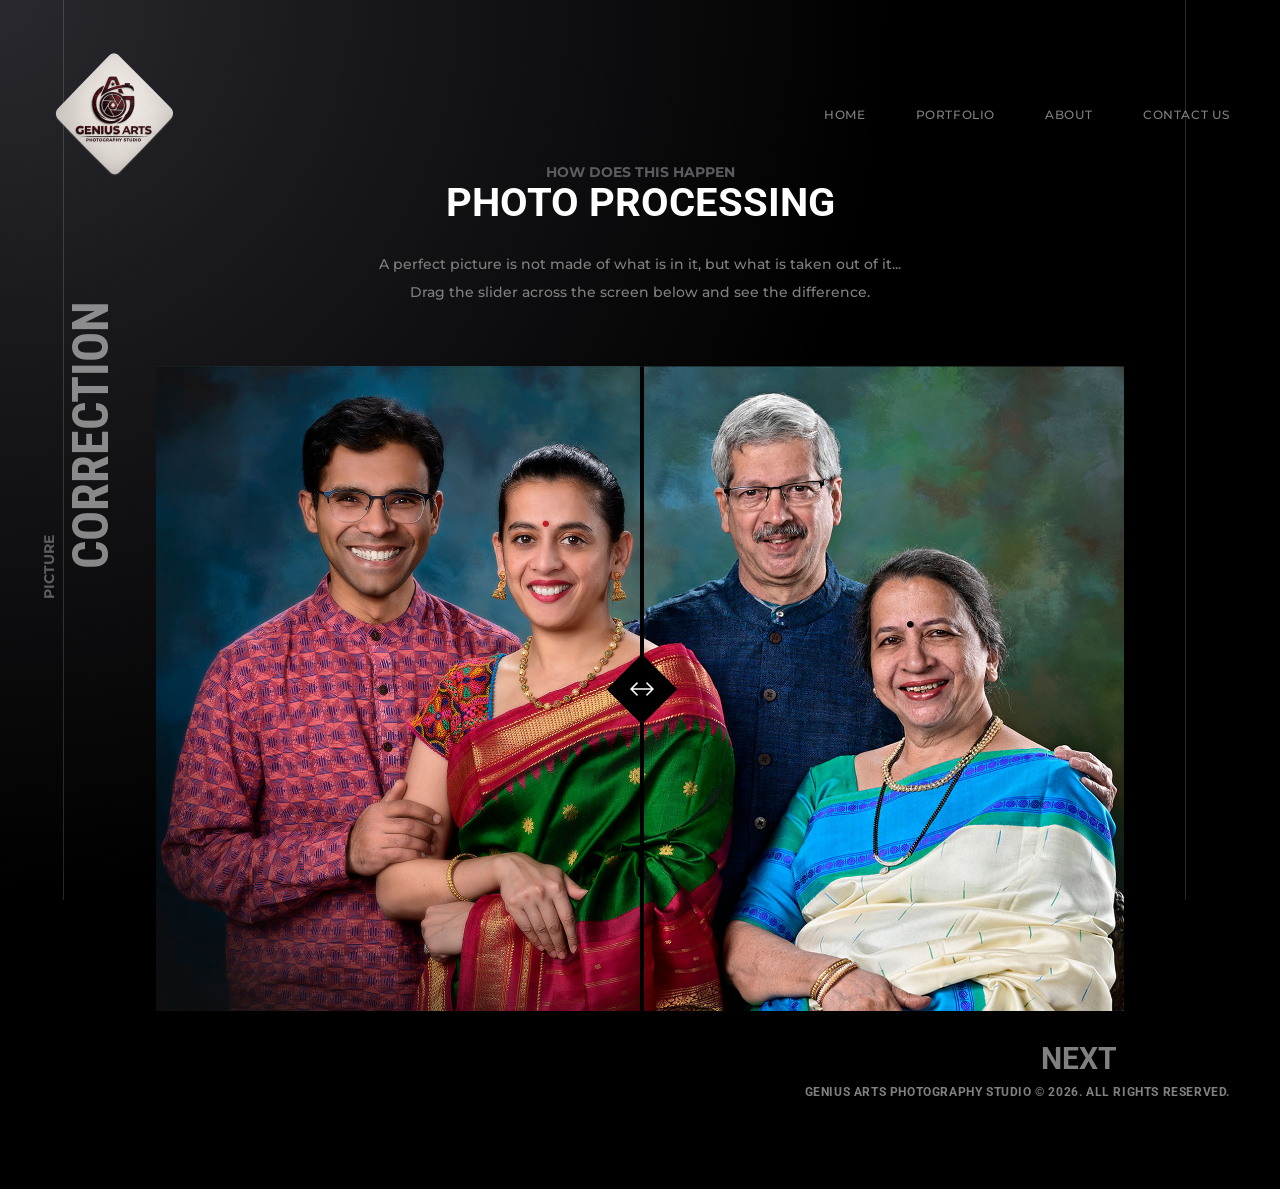
<file: correction.html>
<!-- Built by Yuvi | ph no 7481889979 -->
﻿<!DOCTYPE html><html lang="en"><head><meta charset="UTF-8"><meta name="viewport" content="width=device-width,initial-scale=1.0,maximum-scale=1.0,user-scalable=no"><meta http-equiv="X-UA-Compatible" content="ie=edge"><title>Genius Arts Photography Studio - Pune</title><link href="https://fonts.googleapis.com/css?family=Montserrat%3A500%2C700%7CRoboto+Condensed:700%7CRoboto%3A700&display=swap" rel="stylesheet"><link type="text/css" rel="stylesheet" href="css/line-awesome.css"><link type="text/css" rel="stylesheet" href="css/style.css"><link type="text/css" rel="stylesheet" href="js/OwlCarousel/dist/assets/owl.carousel.css"><link type="text/css" rel="stylesheet" href="js/OwlCarousel/dist/assets/owl.theme.default.css"><link type="text/css" rel="stylesheet" href="css/responsive.css"><link rel="icon" href="img/favicon.png" sizes="32x32" /><link rel="preload" as="image" href="img/logo.png"><link rel="preload" as="image" href="img/kenburns/01.png"></head><body oncontextmenu="return false;" onselectstart="return false;" ondragstart="return false;" class="has-spotlight ashade-smooth-scroll no-top-padding"><header id="ashade-header"><div class="ashade-header-inner"><div class="ashade-logo-block"><a href="index.html" class="ashade-logo is-retina"><img src="img/logo.png" alt="Genius Arts Photography Studio" width="128" height="110"></a></div><div class="ashade-nav-block"><nav class="ashade-nav"><ul class="main-menu"><li><a href="index.html" class="int-link">Home</a></li><li><a href="portfolio.html" class="int-link">portfolio</a></li><li><a href="about.html" class="int-link">About</a></li><li><a href="contact-us.html" class="int-link">Contact Us</a></li></ul></nav></div></div></header><div class="ashade-page-title-wrap"><h1 class="ashade-page-title"><span>picture</span> CORRECTION </h1></div><main class="ashade-content-wrap"><div class="ashade-content-scroll"><div class="ashade-content"><section class="ashade-section"><div class="ashade-row"><div class="ashade-col col-12 align-center"><h3><span>How does this happen</span> Photo Processing </h3><p class="ashade-intro">A perfect picture is not made of what is in it, but what is taken out of it... <br/> Drag the slider across the screen below and see the difference.</p></div></div><div class="ashade-row"><div class="ashade-col col-12 before-after-carousel owl-carousel owl-theme" id="responsive"><div class="item"><div class="ashade-before-after" data-img-before="img/general/before.jpg" data-img-after="img/general/after.jpg"><img src="img/general/before.jpg" alt="Photo Processing" width="1920" height="1280"></div></div><div class="item"><div class="ashade-before-after" data-img-before="img/general/before1.jpg" data-img-after="img/general/after1.jpg"><img src="img/general/before1.jpg" alt="Photo Processing" width="1920" height="1280"></div></div><div class="item"><div class="ashade-before-after" data-img-before="img/general/before2.jpg" data-img-after="img/general/after2.jpg"><img src="img/general/before2.jpg" alt="Photo Processing" width="478" height="640"></div></div><div class="item"><div class="ashade-before-after" data-img-before="img/general/before3.jpg" data-img-after="img/general/after3.jpg"><img src="img/general/before3.jpg" alt="Photo Processing" width="1920" height="1280"></div></div><div class="item"><div class="ashade-before-after" data-img-before="img/general/before4.jpg" data-img-after="img/general/after4.jpg"><img src="img/general/before4.jpg" alt="Photo Processing" width="1920" height="1280"></div></div><div class="item"><div class="ashade-before-after" data-img-before="img/general/before5.jpg" data-img-after="img/general/after5.jpg"><img src="img/general/before5.jpg" alt="Photo Processing" width="1536" height="1280"></div></div><div class="item"><div class="ashade-before-after" data-img-before="img/general/before6.jpg" data-img-after="img/general/after6.jpg"><img src="img/general/before6.jpg" alt="Photo Processing" width="1024" height="1280"></div></div></div></div></section></div><footer id="ashade-footer"><div class="ashade-footer-inner"><div class="ashade-footer__socials"></div><div class="ashade-footer__copyright">Genius Arts Photography Studio &copy; 2026. All Rights Reserved.</div></div></footer></div></main><div class="ashade-to-top-wrap ashade-back-wrap"><div class="ashade-back is-to-top"><span>Back to</span><span>Top</span></div></div><div class="ashade-menu-overlay"></div><div class="ashade-cursor is-inactive"><span class="ashade-cursor-circle"></span><span class="ashade-cursor-slider"></span><span class="ashade-cursor-close ashade-cursor-label">Close</span><span class="ashade-cursor-zoom ashade-cursor-label">Zoom</span></div><script src="js/jquery.min.js"></script><script src="js/gsap.min.js"></script><script src="js/core.js"></script><script src="js/OwlCarousel/dist/owl.carousel.min.js"></script><script type="text/javascript"> var owlSlider = $('#responsive'); $(document).ready(function(){ owlSlider.owlCarousel({ dots: false, nav:true, navText: [ 'Prev', 'Next' ], navElement: 'a', navClass: [ 'owl-prev ashade-slider-prev', 'owl-next ashade-slider-next' ], autoHeight: true, items:1, mouseDrag: false, touchDrag : false }); owlSlider.on('translated.owl.carousel', function(event){ $(window).resize(); }); }) </script></body></html>
</file>
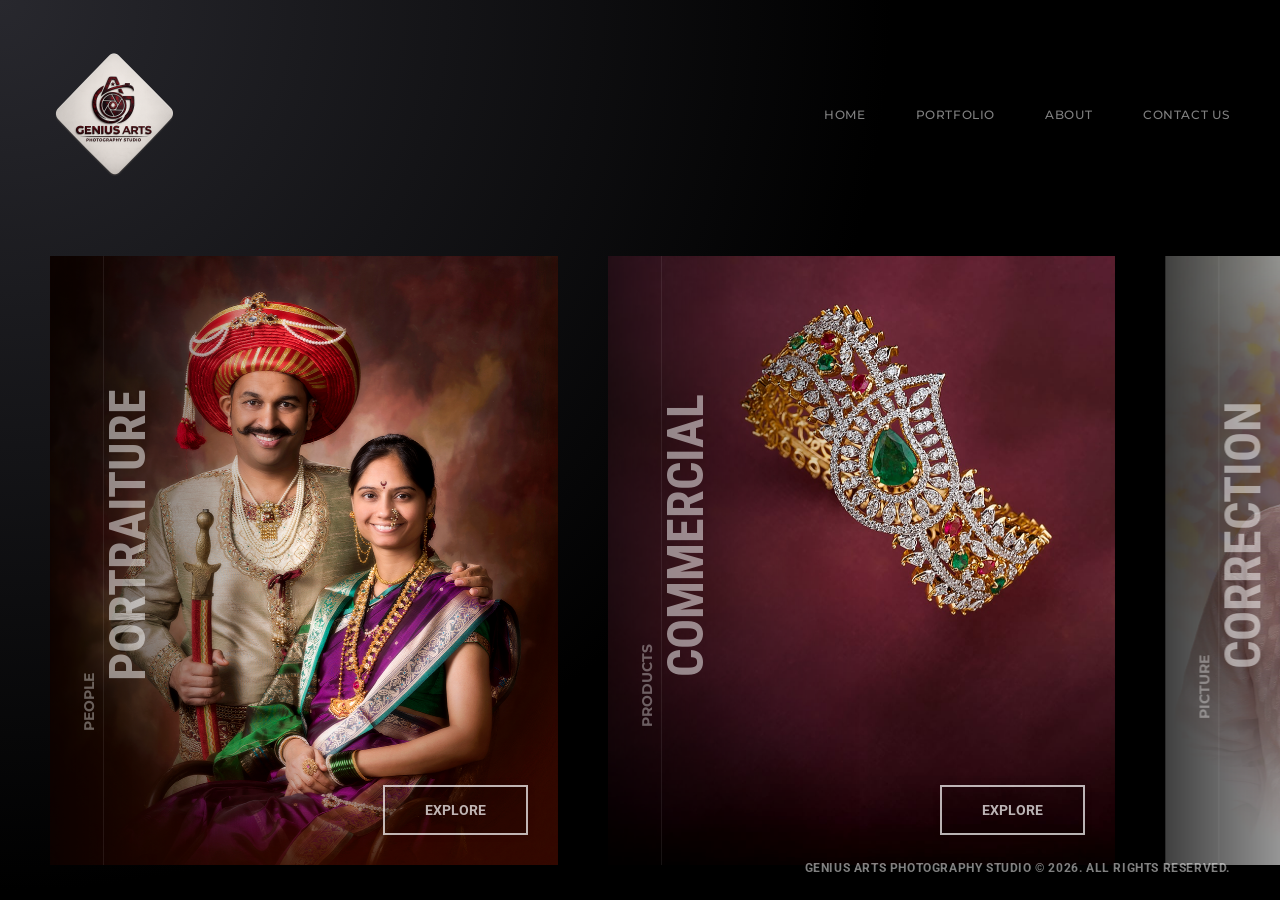
<file: portfolio.html>
<!-- Built by Yuvi | ph no 7481889979 -->
﻿<!DOCTYPE html><html lang="en"><head><meta charset="UTF-8"><meta name="viewport" content="width=device-width,initial-scale=1.0,maximum-scale=1.0,user-scalable=no"><meta http-equiv="X-UA-Compatible" content="ie=edge"><title>Genius Arts Photography Studio - Pune</title><link href="https://fonts.googleapis.com/css?family=Montserrat%3A500%2C700%7CRoboto+Condensed:700%7CRoboto%3A700&display=swap" rel="stylesheet"><link type="text/css" rel="stylesheet" href="css/line-awesome.css"><link type="text/css" rel="stylesheet" href="css/style.css"><link type="text/css" rel="stylesheet" href="css/responsive.css"><link rel="icon" href="img/favicon.png" sizes="32x32" /><link rel="preload" as="image" href="img/logo.png"><link rel="preload" as="image" href="img/kenburns/01.png"></head><body oncontextmenu="return false;" onselectstart="return false;" ondragstart="return false;" class="has-spotlight ashade-albums-template ashade-albums-template--carousel"><header id="ashade-header"><div class="ashade-header-inner"><div class="ashade-logo-block"><a href="index.html" class="ashade-logo is-retina"><img src="img/logo.png" alt="Genius Arts Photography Studio" width="128" height="110"></a></div><div class="ashade-nav-block"><nav class="ashade-nav"><ul class="main-menu"><li><a href="index.html" class="int-link">Home</a></li><li><a href="portfolio.html" class="int-link">portfolio</a></li><li><a href="about.html" class="int-link">About</a></li><li><a href="contact-us.html" class="int-link">Contact Us</a></li></ul></nav></div></div></header><div class="container-fluid"><div class="ashade-albums-carousel-wrap"><div class="ashade-albums-carousel is-large" id="albums_carousel"><div class="ashade-album-item"><div class="ashade-album-item__inner"><img src="img/albums/carousel/album01.png" alt="PORTRAITURE" width="1000" height="1200"><div class="ashade-album-item__overlay"></div><div class="ashade-album-item__title"><h2><span>people</span> PORTRAITURE </h2></div><a href="portraiture.html" class="ashade-button">Explore</a></div></div><div class="ashade-album-item"><div class="ashade-album-item__inner"><img src="img/albums/carousel/album02.jpg" alt="COMMERCIAL" width="1000" height="1200"><div class="ashade-album-item__overlay"></div><div class="ashade-album-item__title"><h2><span>products</span> COMMERCIAL </h2></div><a href="commercial.html" class="ashade-button">Explore</a></div></div><div class="ashade-album-item"><div class="ashade-album-item__inner"><img src="img/albums/carousel/album03.png" alt="CORRECTION" width="1000" height="1200"><div class="ashade-album-item__overlay"></div><div class="ashade-album-item__title"><h2><span>picture</span> CORRECTION </h2></div><a href="correction.html" class="ashade-button">Explore</a></div></div></div></div></div><footer id="ashade-footer"><div class="ashade-footer-inner"><div class="ashade-footer__socials"></div><div class="ashade-footer__copyright">Genius Arts Photography Studio &copy; 2026. All Rights Reserved.</div></div></footer><div class="ashade-menu-overlay"></div><div class="ashade-cursor is-inactive"><span class="ashade-cursor-circle"></span><span class="ashade-cursor-slider"></span><span class="ashade-cursor-close ashade-cursor-label">Close</span><span class="ashade-cursor-zoom ashade-cursor-label">Zoom</span></div><script src="js/jquery.min.js"></script><script src="js/gsap.min.js"></script><script src="js/core.js"></script><script src="js/ashade-ribbon.js"></script></body></html>
</file>
<file: css/line-awesome.css>
/*!
 *  Line Awesome 1.1.0 by @icons_8 - https://icons8.com/line-awesome
 *  License - https://icons8.com/good-boy-license/ (Font: SIL OFL 1.1, CSS: MIT License)
 *
 * Made with love by Icons8 [ https://icons8.com/ ] using FontCustom [ https://github.com/FontCustom/fontcustom ]
 *
 * Contacts:
 *    [ https://icons8.com/contact ]
 *
 * Follow Icon8 on
 *    Twitter [ https://twitter.com/icons_8 ]
 *    Facebook [ https://www.facebook.com/Icons8 ]
 *    Google+ [ https://plus.google.com/+Icons8 ]
 *    GitHub [ https://github.com/icons8 ]
 */

@font-face {
  font-family: "LineAwesome";
  src: url("../fonts/line-awesome.eot?v=1.1.");
  src: url("../fonts/line-awesome.eot??v=1.1.#iefix") format("embedded-opentype"),
       url("../fonts/line-awesome.woff2?v=1.1.") format("woff2"),
       url("../fonts/line-awesome.woff?v=1.1.") format("woff"),
       url("../fonts/line-awesome.ttf?v=1.1.") format("truetype"),
       url("../fonts/line-awesome.svg?v=1.1.#fa") format("svg");
  font-weight: normal;
  font-style: normal;
}

@media screen and (-webkit-min-device-pixel-ratio:0) {
  @font-face {
    font-family: "LineAwesome";
    src: url("../fonts/line-awesome.svg?v=1.1.#fa") format("svg");
  }
}

/* Thanks to http://fontawesome.io @fontawesome and @davegandy */
.la {
    display: inline-block;
    font: normal normal normal 16px/1 "LineAwesome";
    font-size: inherit;
    text-decoration: inherit;
    text-rendering: optimizeLegibility;
    text-transform: none;
    -moz-osx-font-smoothing: grayscale;
    -webkit-font-smoothing: antialiased;
    font-smoothing: antialiased;
}
/* makes the font 33% larger relative to the icon container */
.la-lg {
    font-size: 1.33333333em;
    line-height: 0.75em;
    vertical-align: -15%;
}
.la-2x {
    font-size: 2em;
}
.la-3x {
    font-size: 3em;
}
.la-4x {
    font-size: 4em;
}
.la-5x {
    font-size: 5em;
}
.la-fw {
    width: 1.28571429em;
    text-align: center;
}
.la-ul {
    padding-left: 0;
    margin-left: 2.14285714em;
    list-style-type: none;
}
.la-ul > li {
    position: relative;
}
.la-li {
    position: absolute;
    left: -2.14285714em;
    width: 2.14285714em;
    top: 0.14285714em;
    text-align: center;
}
.la-li.la-lg {
    left: -1.85714286em;
}
.la-border {
    padding: .2em .25em .15em;
    border: solid 0.08em #eeeeee;
    border-radius: .1em;
}
.pull-right {
    float: right;
}
.pull-left {
    float: left;
}
.li.pull-left {
    margin-right: .3em;
}
.li.pull-right {
    margin-left: .3em;
}
.la-spin {
    -webkit-animation: fa-spin 2s infinite linear;
    animation: fa-spin 2s infinite linear;
}
@-webkit-keyframes fa-spin {
    0% {
        -webkit-transform: rotate(0deg);
        transform: rotate(0deg);
    }
    100% {
        -webkit-transform: rotate(359deg);
        transform: rotate(359deg);
    }
}
@keyframes fa-spin {
    0% {
        -webkit-transform: rotate(0deg);
        transform: rotate(0deg);
    }
    100% {
        -webkit-transform: rotate(359deg);
        transform: rotate(359deg);
    }
}
.la-rotate-90 {
    filter: progid:DXImageTransform.Microsoft.BasicImage(rotation=1);
    -webkit-transform: rotate(90deg);
    -ms-transform: rotate(90deg);
    transform: rotate(90deg);
}
.la-rotate-180 {
    filter: progid:DXImageTransform.Microsoft.BasicImage(rotation=2);
    -webkit-transform: rotate(180deg);
    -ms-transform: rotate(180deg);
    transform: rotate(180deg);
}
.la-rotate-270 {
    filter: progid:DXImageTransform.Microsoft.BasicImage(rotation=3);
    -webkit-transform: rotate(270deg);
    -ms-transform: rotate(270deg);
    transform: rotate(270deg);
}
.la-flip-horizontal {
    filter: progid:DXImageTransform.Microsoft.BasicImage(rotation=0, mirror=1);
    -webkit-transform: scale(-1, 1);
    -ms-transform: scale(-1, 1);
    transform: scale(-1, 1);
}
.la-flip-vertical {
    filter: progid:DXImageTransform.Microsoft.BasicImage(rotation=2, mirror=1);
    -webkit-transform: scale(1, -1);
    -ms-transform: scale(1, -1);
    transform: scale(1, -1);
}
:root .la-rotate-90,
:root .la-rotate-180,
:root .la-rotate-270,
:root .la-flip-horizontal,
:root .la-flip-vertical {
    filter: none;
}
.la-stack {
    position: relative;
    display: inline-block;
    width: 2em;
    height: 2em;
    line-height: 2em;
    vertical-align: middle;
}
.la-stack-1x,
.la-stack-2x {
    position: absolute;
    left: 0;
    width: 100%;
    text-align: center;
}
.la-stack-1x {
    line-height: inherit;
}
.la-stack-2x {
    font-size: 2em;
}
.la-inverse {
    color: #ffffff;
}
/* Thanks to http://fontawesome.io @fontawesome and @davegandy */

.la-500px:before { content: "\f100"; }
.la-adjust:before { content: "\f101"; }
.la-adn:before { content: "\f102"; }
.la-align-center:before { content: "\f103"; }
.la-align-justify:before { content: "\f104"; }
.la-align-left:before { content: "\f105"; }
.la-align-right:before { content: "\f106"; }
.la-amazon:before { content: "\f107"; }
.la-ambulance:before { content: "\f108"; }
.la-anchor:before { content: "\f109"; }
.la-android:before { content: "\f10a"; }
.la-angellist:before { content: "\f10b"; }
.la-angle-double-down:before { content: "\f10c"; }
.la-angle-double-left:before { content: "\f10d"; }
.la-angle-double-right:before { content: "\f10e"; }
.la-angle-double-up:before { content: "\f10f"; }
.la-angle-down:before { content: "\f110"; }
.la-angle-left:before { content: "\f111"; }
.la-angle-right:before { content: "\f112"; }
.la-angle-up:before { content: "\f113"; }
.la-apple:before { content: "\f114"; }
.la-archive:before { content: "\f115"; }
.la-area-chart:before { content: "\f116"; }
.la-arrow-circle-down:before { content: "\f117"; }
.la-arrow-circle-left:before { content: "\f118"; }
.la-arrow-circle-o-down:before { content: "\f119"; }
.la-arrow-circle-o-left:before { content: "\f11a"; }
.la-arrow-circle-o-right:before { content: "\f11b"; }
.la-arrow-circle-o-up:before { content: "\f11c"; }
.la-arrow-circle-right:before { content: "\f11d"; }
.la-arrow-circle-up:before { content: "\f11e"; }
.la-arrow-down:before { content: "\f11f"; }
.la-arrow-left:before { content: "\f120"; }
.la-arrow-right:before { content: "\f121"; }
.la-arrow-up:before { content: "\f122"; }
.la-arrows:before { content: "\f123"; }
.la-arrows-alt:before { content: "\f124"; }
.la-arrows-h:before { content: "\f125"; }
.la-arrows-v:before { content: "\f126"; }
.la-asterisk:before { content: "\f127"; }
.la-at:before { content: "\f128"; }
.la-automobile:before { content: "\f129"; }
.la-backward:before { content: "\f12a"; }
.la-balance-scale:before { content: "\f12b"; }
.la-ban:before { content: "\f12c"; }
.la-bank:before { content: "\f12d"; }
.la-bar-chart:before { content: "\f12e"; }
.la-bar-chart-o:before { content: "\f12f"; }
.la-barcode:before { content: "\f130"; }
.la-bars:before { content: "\f131"; }
.la-battery-0:before { content: "\f132"; }
.la-battery-1:before { content: "\f133"; }
.la-battery-2:before { content: "\f134"; }
.la-battery-3:before { content: "\f135"; }
.la-battery-4:before { content: "\f136"; }
.la-battery-empty:before { content: "\f137"; }
.la-battery-full:before { content: "\f138"; }
.la-battery-half:before { content: "\f139"; }
.la-battery-quarter:before { content: "\f13a"; }
.la-battery-three-quarters:before { content: "\f13b"; }
.la-bed:before { content: "\f13c"; }
.la-beer:before { content: "\f13d"; }
.la-behance:before { content: "\f13e"; }
.la-behance-square:before { content: "\f13f"; }
.la-bell:before { content: "\f140"; }
.la-bell-o:before { content: "\f141"; }
.la-bell-slash:before { content: "\f142"; }
.la-bell-slash-o:before { content: "\f143"; }
.la-bicycle:before { content: "\f144"; }
.la-binoculars:before { content: "\f145"; }
.la-birthday-cake:before { content: "\f146"; }
.la-bitbucket:before { content: "\f147"; }
.la-bitbucket-square:before { content: "\f148"; }
.la-bitcoin:before { content: "\f149"; }
.la-black-tie:before { content: "\f14a"; }
.la-bold:before { content: "\f14b"; }
.la-bolt:before { content: "\f14c"; }
.la-bomb:before { content: "\f14d"; }
.la-book:before { content: "\f14e"; }
.la-bookmark:before { content: "\f14f"; }
.la-bookmark-o:before { content: "\f150"; }
.la-briefcase:before { content: "\f151"; }
.la-btc:before { content: "\f152"; }
.la-bug:before { content: "\f153"; }
.la-building:before { content: "\f154"; }
.la-building-o:before { content: "\f155"; }
.la-bullhorn:before { content: "\f156"; }
.la-bullseye:before { content: "\f157"; }
.la-bus:before { content: "\f158"; }
.la-buysellads:before { content: "\f159"; }
.la-cab:before { content: "\f15a"; }
.la-calculator:before { content: "\f15b"; }
.la-calendar:before { content: "\f15c"; }
.la-calendar-check-o:before { content: "\f15d"; }
.la-calendar-minus-o:before { content: "\f15e"; }
.la-calendar-o:before { content: "\f15f"; }
.la-calendar-plus-o:before { content: "\f160"; }
.la-calendar-times-o:before { content: "\f161"; }
.la-camera:before { content: "\f162"; }
.la-camera-retro:before { content: "\f163"; }
.la-car:before { content: "\f164"; }
.la-caret-down:before { content: "\f165"; }
.la-caret-left:before { content: "\f166"; }
.la-caret-right:before { content: "\f167"; }
.la-caret-square-o-down:before, .la-toggle-down:before { content: "\f168"; }
.la-caret-square-o-left:before, .la-toggle-left:before { content: "\f169"; }
.la-caret-square-o-right:before, .la-toggle-right:before { content: "\f16a"; }
.la-caret-square-o-up:before, .la-toggle-up:before { content: "\f16b"; }
.la-caret-up:before { content: "\f16c"; }
.la-cart-arrow-down:before { content: "\f16d"; }
.la-cart-plus:before { content: "\f16e"; }
.la-cc:before { content: "\f16f"; }
.la-cc-amex:before { content: "\f170"; }
.la-cc-diners-club:before { content: "\f171"; }
.la-cc-discover:before { content: "\f172"; }
.la-cc-jcb:before { content: "\f173"; }
.la-cc-mastercard:before { content: "\f174"; }
.la-cc-paypal:before { content: "\f175"; }
.la-cc-stripe:before { content: "\f176"; }
.la-cc-visa:before { content: "\f177"; }
.la-certificate:before { content: "\f178"; }
.la-chain:before { content: "\f179"; }
.la-chain-broken:before { content: "\f17a"; }
.la-check:before { content: "\f17b"; }
.la-check-circle:before { content: "\f17c"; }
.la-check-circle-o:before { content: "\f17d"; }
.la-check-square:before { content: "\f17e"; }
.la-check-square-o:before { content: "\f17f"; }
.la-chevron-circle-down:before { content: "\f180"; }
.la-chevron-circle-left:before { content: "\f181"; }
.la-chevron-circle-right:before { content: "\f182"; }
.la-chevron-circle-up:before { content: "\f183"; }
.la-chevron-down:before { content: "\f184"; }
.la-chevron-left:before { content: "\f185"; }
.la-chevron-right:before { content: "\f186"; }
.la-chevron-up:before { content: "\f187"; }
.la-child:before { content: "\f188"; }
.la-chrome:before { content: "\f189"; }
.la-circle:before { content: "\f18a"; }
.la-circle-o:before { content: "\f18b"; }
.la-circle-o-notch:before { content: "\f18c"; }
.la-circle-thin:before { content: "\f18d"; }
.la-clipboard:before { content: "\f18e"; }
.la-clock-o:before { content: "\f18f"; }
.la-clone:before { content: "\f190"; }
.la-close:before { content: "\f191"; }
.la-cloud:before { content: "\f192"; }
.la-cloud-download:before { content: "\f193"; }
.la-cloud-upload:before { content: "\f194"; }
.la-cny:before { content: "\f195"; }
.la-code:before { content: "\f196"; }
.la-code-fork:before { content: "\f197"; }
.la-codepen:before { content: "\f198"; }
.la-coffee:before { content: "\f199"; }
.la-cog:before { content: "\f19a"; }
.la-cogs:before { content: "\f19b"; }
.la-columns:before { content: "\f19c"; }
.la-comment:before { content: "\f19d"; }
.la-comment-o:before { content: "\f19e"; }
.la-commenting:before { content: "\f19f"; }
.la-commenting-o:before { content: "\f1a0"; }
.la-comments:before { content: "\f1a1"; }
.la-comments-o:before { content: "\f1a2"; }
.la-compass:before { content: "\f1a3"; }
.la-compress:before { content: "\f1a4"; }
.la-connectdevelop:before { content: "\f1a5"; }
.la-contao:before { content: "\f1a6"; }
.la-copy:before { content: "\f1a7"; }
.la-copyright:before { content: "\f1a8"; }
.la-creative-commons:before { content: "\f1a9"; }
.la-credit-card:before { content: "\f1aa"; }
.la-crop:before { content: "\f1ab"; }
.la-crosshairs:before { content: "\f1ac"; }
.la-css3:before { content: "\f1ad"; }
.la-cube:before { content: "\f1ae"; }
.la-cubes:before { content: "\f1af"; }
.la-cut:before { content: "\f1b0"; }
.la-cutlery:before { content: "\f1b1"; }
.la-dashboard:before { content: "\f1b2"; }
.la-dashcube:before { content: "\f1b3"; }
.la-database:before { content: "\f1b4"; }
.la-dedent:before { content: "\f1b5"; }
.la-delicious:before { content: "\f1b6"; }
.la-desktop:before { content: "\f1b7"; }
.la-deviantart:before { content: "\f1b8"; }
.la-diamond:before { content: "\f1b9"; }
.la-digg:before { content: "\f1ba"; }
.la-dollar:before { content: "\f1bb"; }
.la-dot-circle-o:before { content: "\f1bc"; }
.la-download:before { content: "\f1bd"; }
.la-dribbble:before { content: "\f1be"; }
.la-dropbox:before { content: "\f1bf"; }
.la-drupal:before { content: "\f1c0"; }
.la-edit:before { content: "\f1c1"; }
.la-eject:before { content: "\f1c2"; }
.la-ellipsis-h:before { content: "\f1c3"; }
.la-ellipsis-v:before { content: "\f1c4"; }
.la-empire:before, .la-ge:before { content: "\f1c5"; }
.la-envelope:before { content: "\f1c6"; }
.la-envelope-o:before { content: "\f1c7"; }
.la-envelope-square:before { content: "\f1c8"; }
.la-eraser:before { content: "\f1c9"; }
.la-eur:before { content: "\f1ca"; }
.la-euro:before { content: "\f1cb"; }
.la-exchange:before { content: "\f1cc"; }
.la-exclamation:before { content: "\f1cd"; }
.la-exclamation-circle:before { content: "\f1ce"; }
.la-exclamation-triangle:before { content: "\f1cf"; }
.la-expand:before { content: "\f1d0"; }
.la-expeditedssl:before { content: "\f1d1"; }
.la-external-link:before { content: "\f1d2"; }
.la-external-link-square:before { content: "\f1d3"; }
.la-eye:before { content: "\f1d4"; }
.la-eye-slash:before { content: "\f1d5"; }
.la-eyedropper:before { content: "\f1d6"; }
.la-facebook:before, .la-facebook-f:before { content: "\f1d7"; }
.la-facebook-official:before { content: "\f1d8"; }
.la-facebook-square:before { content: "\f1d9"; }
.la-fast-backward:before { content: "\f1da"; }
.la-fast-forward:before { content: "\f1db"; }
.la-fax:before { content: "\f1dc"; }
.la-female:before { content: "\f1dd"; }
.la-fighter-jet:before { content: "\f1de"; }
.la-file:before { content: "\f1df"; }
.la-file-archive-o:before { content: "\f1e0"; }
.la-file-audio-o:before { content: "\f1e1"; }
.la-file-code-o:before { content: "\f1e2"; }
.la-file-excel-o:before { content: "\f1e3"; }
.la-file-image-o:before { content: "\f1e4"; }
.la-file-movie-o:before { content: "\f1e5"; }
.la-file-o:before { content: "\f1e6"; }
.la-file-pdf-o:before { content: "\f1e7"; }
.la-file-photo-o:before { content: "\f1e8"; }
.la-file-picture-o:before { content: "\f1e9"; }
.la-file-powerpoint-o:before { content: "\f1ea"; }
.la-file-sound-o:before { content: "\f1eb"; }
.la-file-text:before { content: "\f1ec"; }
.la-file-text-o:before { content: "\f1ed"; }
.la-file-video-o:before { content: "\f1ee"; }
.la-file-word-o:before { content: "\f1ef"; }
.la-file-zip-o:before { content: "\f1f0"; }
.la-files-o:before { content: "\f1f1"; }
.la-film:before { content: "\f1f2"; }
.la-filter:before { content: "\f1f3"; }
.la-fire:before { content: "\f1f4"; }
.la-fire-extinguisher:before { content: "\f1f5"; }
.la-firefox:before { content: "\f1f6"; }
.la-flag:before { content: "\f1f7"; }
.la-flag-checkered:before { content: "\f1f8"; }
.la-flag-o:before { content: "\f1f9"; }
.la-flash:before { content: "\f1fa"; }
.la-flask:before { content: "\f1fb"; }
.la-flickr:before { content: "\f1fc"; }
.la-floppy-o:before { content: "\f1fd"; }
.la-folder:before { content: "\f1fe"; }
.la-folder-o:before { content: "\f1ff"; }
.la-folder-open:before { content: "\f200"; }
.la-folder-open-o:before { content: "\f201"; }
.la-font:before { content: "\f202"; }
.la-fonticons:before { content: "\f203"; }
.la-forumbee:before { content: "\f204"; }
.la-forward:before { content: "\f205"; }
.la-foursquare:before { content: "\f206"; }
.la-frown-o:before { content: "\f207"; }
.la-futbol-o:before, .la-soccer-ball-o:before { content: "\f208"; }
.la-gamepad:before { content: "\f209"; }
.la-gavel:before { content: "\f20a"; }
.la-gbp:before { content: "\f20b"; }
.la-gear:before { content: "\f20c"; }
.la-gears:before { content: "\f20d"; }
.la-genderless:before { content: "\f20e"; }
.la-get-pocket:before { content: "\f20f"; }
.la-gg:before { content: "\f210"; }
.la-gg-circle:before { content: "\f211"; }
.la-gift:before { content: "\f212"; }
.la-git:before { content: "\f213"; }
.la-git-square:before { content: "\f214"; }
.la-github:before { content: "\f215"; }
.la-github-alt:before { content: "\f216"; }
.la-github-square:before { content: "\f217"; }
.la-glass:before { content: "\f218"; }
.la-globe:before { content: "\f219"; }
.la-google:before { content: "\f21a"; }
.la-google-plus:before { content: "\f21b"; }
.la-google-plus-square:before { content: "\f21c"; }
.la-google-wallet:before { content: "\f21d"; }
.la-graduation-cap:before { content: "\f21e"; }
.la-gratipay:before, .la-gittip:before { content: "\f21f"; }
.la-group:before { content: "\f220"; }
.la-h-square:before { content: "\f221"; }
.la-hacker-news:before { content: "\f222"; }
.la-hand-grab-o:before { content: "\f223"; }
.la-hand-lizard-o:before { content: "\f224"; }
.la-hand-o-down:before { content: "\f225"; }
.la-hand-o-left:before { content: "\f226"; }
.la-hand-o-right:before { content: "\f227"; }
.la-hand-o-up:before { content: "\f228"; }
.la-hand-paper-o:before { content: "\f229"; }
.la-hand-peace-o:before { content: "\f22a"; }
.la-hand-pointer-o:before { content: "\f22b"; }
.la-hand-rock-o:before { content: "\f22c"; }
.la-hand-scissors-o:before { content: "\f22d"; }
.la-hand-spock-o:before { content: "\f22e"; }
.la-hand-stop-o:before { content: "\f22f"; }
.la-hdd-o:before { content: "\f230"; }
.la-header:before { content: "\f231"; }
.la-headphones:before { content: "\f232"; }
.la-heart:before { content: "\f233"; }
.la-heart-o:before { content: "\f234"; }
.la-heartbeat:before { content: "\f235"; }
.la-history:before { content: "\f236"; }
.la-home:before { content: "\f237"; }
.la-hospital-o:before { content: "\f238"; }
.la-hotel:before { content: "\f239"; }
.la-hourglass:before { content: "\f23a"; }
.la-hourglass-1:before { content: "\f23b"; }
.la-hourglass-2:before { content: "\f23c"; }
.la-hourglass-3:before { content: "\f23d"; }
.la-hourglass-end:before { content: "\f23e"; }
.la-hourglass-half:before { content: "\f23f"; }
.la-hourglass-o:before { content: "\f240"; }
.la-hourglass-start:before { content: "\f241"; }
.la-houzz:before { content: "\f242"; }
.la-html5:before { content: "\f243"; }
.la-i-cursor:before { content: "\f244"; }
.la-ils:before { content: "\f245"; }
.la-image:before { content: "\f246"; }
.la-inbox:before { content: "\f247"; }
.la-indent:before { content: "\f248"; }
.la-industry:before { content: "\f249"; }
.la-info:before { content: "\f24a"; }
.la-info-circle:before { content: "\f24b"; }
.la-inr:before { content: "\f24c"; }
.la-instagram:before { content: "\f24d"; }
.la-institution:before { content: "\f24e"; }
.la-internet-explorer:before { content: "\f24f"; }
.la-ioxhost:before { content: "\f250"; }
.la-italic:before { content: "\f251"; }
.la-joomla:before { content: "\f252"; }
.la-jpy:before { content: "\f253"; }
.la-jsfiddle:before { content: "\f254"; }
.la-key:before { content: "\f255"; }
.la-keyboard-o:before { content: "\f256"; }
.la-krw:before { content: "\f257"; }
.la-language:before { content: "\f258"; }
.la-laptop:before { content: "\f259"; }
.la-lastfm:before { content: "\f25a"; }
.la-lastfm-square:before { content: "\f25b"; }
.la-leaf:before { content: "\f25c"; }
.la-leanpub:before { content: "\f25d"; }
.la-legal:before { content: "\f25e"; }
.la-lemon-o:before { content: "\f25f"; }
.la-level-down:before { content: "\f260"; }
.la-level-up:before { content: "\f261"; }
.la-life-bouy:before { content: "\f262"; }
.la-life-buoy:before { content: "\f263"; }
.la-life-ring:before, .la-support:before { content: "\f264"; }
.la-life-saver:before { content: "\f265"; }
.la-lightbulb-o:before { content: "\f266"; }
.la-line-chart:before { content: "\f267"; }
.la-link:before { content: "\f268"; }
.la-linkedin:before { content: "\f269"; }
.la-linkedin-square:before { content: "\f26a"; }
.la-linux:before { content: "\f26b"; }
.la-list:before { content: "\f26c"; }
.la-list-alt:before { content: "\f26d"; }
.la-list-ol:before { content: "\f26e"; }
.la-list-ul:before { content: "\f26f"; }
.la-location-arrow:before { content: "\f270"; }
.la-lock:before { content: "\f271"; }
.la-long-arrow-down:before { content: "\f272"; }
.la-long-arrow-left:before { content: "\f273"; }
.la-long-arrow-right:before { content: "\f274"; }
.la-long-arrow-up:before { content: "\f275"; }
.la-magic:before { content: "\f276"; }
.la-magnet:before { content: "\f277"; }
.la-mail-forward:before { content: "\f278"; }
.la-mail-reply:before { content: "\f279"; }
.la-mail-reply-all:before { content: "\f27a"; }
.la-male:before { content: "\f27b"; }
.la-map:before { content: "\f27c"; }
.la-map-marker:before { content: "\f27d"; }
.la-map-o:before { content: "\f27e"; }
.la-map-pin:before { content: "\f27f"; }
.la-map-signs:before { content: "\f280"; }
.la-mars:before { content: "\f281"; }
.la-mars-double:before { content: "\f282"; }
.la-mars-stroke:before { content: "\f283"; }
.la-mars-stroke-h:before { content: "\f284"; }
.la-mars-stroke-v:before { content: "\f285"; }
.la-maxcdn:before { content: "\f286"; }
.la-meanpath:before { content: "\f287"; }
.la-medium:before { content: "\f288"; }
.la-medkit:before { content: "\f289"; }
.la-meh-o:before { content: "\f28a"; }
.la-mercury:before { content: "\f28b"; }
.la-microphone:before { content: "\f28c"; }
.la-microphone-slash:before { content: "\f28d"; }
.la-minus:before { content: "\f28e"; }
.la-minus-circle:before { content: "\f28f"; }
.la-minus-square:before { content: "\f290"; }
.la-minus-square-o:before { content: "\f291"; }
.la-mobile:before { content: "\f292"; }
.la-mobile-phone:before { content: "\f293"; }
.la-money:before { content: "\f294"; }
.la-moon-o:before { content: "\f295"; }
.la-mortar-board:before { content: "\f296"; }
.la-motorcycle:before { content: "\f297"; }
.la-mouse-pointer:before { content: "\f298"; }
.la-music:before { content: "\f299"; }
.la-navicon:before { content: "\f29a"; }
.la-neuter:before { content: "\f29b"; }
.la-newspaper-o:before { content: "\f29c"; }
.la-object-group:before { content: "\f29d"; }
.la-object-ungroup:before { content: "\f29e"; }
.la-odnoklassniki:before { content: "\f29f"; }
.la-odnoklassniki-square:before { content: "\f2a0"; }
.la-opencart:before { content: "\f2a1"; }
.la-openid:before { content: "\f2a2"; }
.la-opera:before { content: "\f2a3"; }
.la-optin-monster:before { content: "\f2a4"; }
.la-outdent:before { content: "\f2a5"; }
.la-pagelines:before { content: "\f2a6"; }
.la-paint-brush:before { content: "\f2a7"; }
.la-paper-plane:before, .la-send:before { content: "\f2a8"; }
.la-paper-plane-o:before, .la-send-o:before { content: "\f2a9"; }
.la-paperclip:before { content: "\f2aa"; }
.la-paragraph:before { content: "\f2ab"; }
.la-paste:before { content: "\f2ac"; }
.la-pause:before { content: "\f2ad"; }
.la-paw:before { content: "\f2ae"; }
.la-paypal:before { content: "\f2af"; }
.la-pencil:before { content: "\f2b0"; }
.la-pencil-square:before { content: "\f2b1"; }
.la-pencil-square-o:before { content: "\f2b2"; }
.la-phone:before { content: "\f2b3"; }
.la-phone-square:before { content: "\f2b4"; }
.la-photo:before { content: "\f2b5"; }
.la-picture-o:before { content: "\f2b6"; }
.la-pie-chart:before { content: "\f2b7"; }
.la-pied-piper:before { content: "\f2b8"; }
.la-pied-piper-alt:before { content: "\f2b9"; }
.la-pinterest:before { content: "\f2ba"; }
.la-pinterest-p:before { content: "\f2bb"; }
.la-pinterest-square:before { content: "\f2bc"; }
.la-plane:before { content: "\f2bd"; }
.la-play:before { content: "\f2be"; }
.la-play-circle:before { content: "\f2bf"; }
.la-play-circle-o:before { content: "\f2c0"; }
.la-plug:before { content: "\f2c1"; }
.la-plus:before { content: "\f2c2"; }
.la-plus-circle:before { content: "\f2c3"; }
.la-plus-square:before { content: "\f2c4"; }
.la-plus-square-o:before { content: "\f2c5"; }
.la-power-off:before { content: "\f2c6"; }
.la-print:before { content: "\f2c7"; }
.la-puzzle-piece:before { content: "\f2c8"; }
.la-qq:before { content: "\f2c9"; }
.la-qrcode:before { content: "\f2ca"; }
.la-question:before { content: "\f2cb"; }
.la-question-circle:before { content: "\f2cc"; }
.la-quote-left:before { content: "\f2cd"; }
.la-quote-right:before { content: "\f2ce"; }
.la-ra:before { content: "\f2cf"; }
.la-random:before { content: "\f2d0"; }
.la-rebel:before { content: "\f2d1"; }
.la-recycle:before { content: "\f2d2"; }
.la-reddit:before { content: "\f2d3"; }
.la-reddit-square:before { content: "\f2d4"; }
.la-refresh:before { content: "\f2d5"; }
.la-registered:before { content: "\f2d6"; }
.la-renren:before { content: "\f2d7"; }
.la-reorder:before { content: "\f2d8"; }
.la-repeat:before { content: "\f2d9"; }
.la-reply:before { content: "\f2da"; }
.la-reply-all:before { content: "\f2db"; }
.la-retweet:before { content: "\f2dc"; }
.la-rmb:before { content: "\f2dd"; }
.la-road:before { content: "\f2de"; }
.la-rocket:before { content: "\f2df"; }
.la-rotate-left:before { content: "\f2e0"; }
.la-rotate-right:before { content: "\f2e1"; }
.la-rouble:before { content: "\f2e2"; }
.la-rss:before, .la-feed:before { content: "\f2e3"; }
.la-rss-square:before { content: "\f2e4"; }
.la-rub:before { content: "\f2e5"; }
.la-ruble:before { content: "\f2e6"; }
.la-rupee:before { content: "\f2e7"; }
.la-safari:before { content: "\f2e8"; }
.la-save:before { content: "\f2e9"; }
.la-scissors:before { content: "\f2ea"; }
.la-search:before { content: "\f2eb"; }
.la-search-minus:before { content: "\f2ec"; }
.la-search-plus:before { content: "\f2ed"; }
.la-sellsy:before { content: "\f2ee"; }
.la-server:before { content: "\f2ef"; }
.la-share:before { content: "\f2f0"; }
.la-share-alt:before { content: "\f2f1"; }
.la-share-alt-square:before { content: "\f2f2"; }
.la-share-square:before { content: "\f2f3"; }
.la-share-square-o:before { content: "\f2f4"; }
.la-shekel:before { content: "\f2f5"; }
.la-sheqel:before { content: "\f2f6"; }
.la-shield:before { content: "\f2f7"; }
.la-ship:before { content: "\f2f8"; }
.la-shirtsinbulk:before { content: "\f2f9"; }
.la-shopping-cart:before { content: "\f2fa"; }
.la-sign-in:before { content: "\f2fb"; }
.la-sign-out:before { content: "\f2fc"; }
.la-signal:before { content: "\f2fd"; }
.la-simplybuilt:before { content: "\f2fe"; }
.la-sitemap:before { content: "\f2ff"; }
.la-skyatlas:before { content: "\f300"; }
.la-skype:before { content: "\f301"; }
.la-slack:before { content: "\f302"; }
.la-sliders:before { content: "\f303"; }
.la-slideshare:before { content: "\f304"; }
.la-smile-o:before { content: "\f305"; }
.la-sort:before, .la-unsorted:before { content: "\f306"; }
.la-sort-alpha-asc:before { content: "\f307"; }
.la-sort-alpha-desc:before { content: "\f308"; }
.la-sort-amount-asc:before { content: "\f309"; }
.la-sort-amount-desc:before { content: "\f30a"; }
.la-sort-asc:before, .la-sort-up:before { content: "\f30b"; }
.la-sort-desc:before, .la-sort-down:before { content: "\f30c"; }
.la-sort-numeric-asc:before { content: "\f30d"; }
.la-sort-numeric-desc:before { content: "\f30e"; }
.la-soundcloud:before { content: "\f30f"; }
.la-space-shuttle:before { content: "\f310"; }
.la-spinner:before { content: "\f311"; }
.la-spoon:before { content: "\f312"; }
.la-spotify:before { content: "\f313"; }
.la-square:before { content: "\f314"; }
.la-square-o:before { content: "\f315"; }
.la-stack-exchange:before { content: "\f316"; }
.la-stack-overflow:before { content: "\f317"; }
.la-star:before { content: "\f318"; }
.la-star-half:before { content: "\f319"; }
.la-star-half-o:before, .la-star-half-full:before, .la-star-half-empty:before { content: "\f31a"; }
.la-star-o:before { content: "\f31b"; }
.la-steam:before { content: "\f31c"; }
.la-steam-square:before { content: "\f31d"; }
.la-step-backward:before { content: "\f31e"; }
.la-step-forward:before { content: "\f31f"; }
.la-stethoscope:before { content: "\f320"; }
.la-sticky-note:before { content: "\f321"; }
.la-sticky-note-o:before { content: "\f322"; }
.la-stop:before { content: "\f323"; }
.la-street-view:before { content: "\f324"; }
.la-strikethrough:before { content: "\f325"; }
.la-stumbleupon:before { content: "\f326"; }
.la-stumbleupon-circle:before { content: "\f327"; }
.la-subscript:before { content: "\f328"; }
.la-subway:before { content: "\f329"; }
.la-suitcase:before { content: "\f32a"; }
.la-sun-o:before { content: "\f32b"; }
.la-superscript:before { content: "\f32c"; }
.la-table:before { content: "\f32d"; }
.la-tablet:before { content: "\f32e"; }
.la-tachometer:before { content: "\f32f"; }
.la-tag:before { content: "\f330"; }
.la-tags:before { content: "\f331"; }
.la-tasks:before { content: "\f332"; }
.la-taxi:before { content: "\f333"; }
.la-television:before, .la-tv:before { content: "\f334"; }
.la-tencent-weibo:before { content: "\f335"; }
.la-terminal:before { content: "\f336"; }
.la-text-height:before { content: "\f337"; }
.la-text-width:before { content: "\f338"; }
.la-th:before { content: "\f339"; }
.la-th-large:before { content: "\f33a"; }
.la-th-list:before { content: "\f33b"; }
.la-thumb-tack:before { content: "\f33c"; }
.la-thumbs-down:before { content: "\f33d"; }
.la-thumbs-o-down:before { content: "\f33e"; }
.la-thumbs-o-up:before { content: "\f33f"; }
.la-thumbs-up:before { content: "\f340"; }
.la-ticket:before { content: "\f341"; }
.la-times:before, .la-remove:before { content: "\f342"; }
.la-times-circle:before { content: "\f343"; }
.la-times-circle-o:before { content: "\f344"; }
.la-tint:before { content: "\f345"; }
.la-toggle-off:before { content: "\f346"; }
.la-toggle-on:before { content: "\f347"; }
.la-trademark:before { content: "\f348"; }
.la-train:before { content: "\f349"; }
.la-transgender:before, .la-intersex:before { content: "\f34a"; }
.la-transgender-alt:before { content: "\f34b"; }
.la-trash:before { content: "\f34c"; }
.la-trash-o:before { content: "\f34d"; }
.la-tree:before { content: "\f34e"; }
.la-trello:before { content: "\f34f"; }
.la-tripadvisor:before { content: "\f350"; }
.la-trophy:before { content: "\f351"; }
.la-truck:before { content: "\f352"; }
.la-try:before { content: "\f353"; }
.la-tty:before { content: "\f354"; }
.la-tumblr:before { content: "\f355"; }
.la-tumblr-square:before { content: "\f356"; }
.la-turkish-lira:before { content: "\f357"; }
.la-twitch:before { content: "\f358"; }
.la-twitter:before { content: "\f359"; }
.la-twitter-square:before { content: "\f35a"; }
.la-umbrella:before { content: "\f35b"; }
.la-underline:before { content: "\f35c"; }
.la-undo:before { content: "\f35d"; }
.la-university:before { content: "\f35e"; }
.la-unlink:before { content: "\f35f"; }
.la-unlock:before { content: "\f360"; }
.la-unlock-alt:before { content: "\f361"; }
.la-upload:before { content: "\f362"; }
.la-usd:before { content: "\f363"; }
.la-user:before { content: "\f364"; }
.la-user-md:before { content: "\f365"; }
.la-user-plus:before { content: "\f366"; }
.la-user-secret:before { content: "\f367"; }
.la-user-times:before { content: "\f368"; }
.la-users:before { content: "\f369"; }
.la-venus:before { content: "\f36a"; }
.la-venus-double:before { content: "\f36b"; }
.la-venus-mars:before { content: "\f36c"; }
.la-viacoin:before { content: "\f36d"; }
.la-video-camera:before { content: "\f36e"; }
.la-vimeo:before { content: "\f36f"; }
.la-vimeo-square:before { content: "\f370"; }
.la-vine:before { content: "\f371"; }
.la-vk:before { content: "\f372"; }
.la-volume-down:before { content: "\f373"; }
.la-volume-off:before { content: "\f374"; }
.la-volume-up:before { content: "\f375"; }
.la-warning:before { content: "\f376"; }
.la-wechat:before { content: "\f377"; }
.la-weibo:before { content: "\f378"; }
.la-weixin:before { content: "\f379"; }
.la-whatsapp:before { content: "\f37a"; }
.la-wheelchair:before { content: "\f37b"; }
.la-wifi:before { content: "\f37c"; }
.la-wikipedia-w:before { content: "\f37d"; }
.la-windows:before { content: "\f37e"; }
.la-won:before { content: "\f37f"; }
.la-wordpress:before { content: "\f380"; }
.la-wrench:before { content: "\f381"; }
.la-xing:before { content: "\f382"; }
.la-xing-square:before { content: "\f383"; }
.la-y-combinator:before { content: "\f384"; }
.la-y-combinator-square:before { content: "\f385"; }
.la-yahoo:before { content: "\f386"; }
.la-yc:before { content: "\f387"; }
.la-yc-square:before { content: "\f388"; }
.la-yelp:before { content: "\f389"; }
.la-yen:before { content: "\f38a"; }
.la-youtube:before { content: "\f38b"; }
.la-youtube-play:before { content: "\f38c"; }
.la-youtube-square:before { content: "\f38d"; }
</file>
<file: css/photoswipe.css>
/*! PhotoSwipe main CSS by Dmitry Semenov | photoswipe.com | MIT license */
/*
	Styles for basic PhotoSwipe functionality (sliding area, open/close transitions)
*/
/* pswp = photoswipe */
.pswp {
  display: none;
  position: absolute;
  width: 100%;
  height: 100%;
  left: 0;
  top: 0;
  overflow: hidden;
  -ms-touch-action: none;
  touch-action: none;
  z-index: 1500;
  -webkit-text-size-adjust: 100%;
  /* create separate layer, to avoid paint on window.onscroll in webkit/blink */
  -webkit-backface-visibility: hidden;
  outline: none; }
  .pswp * {
    -webkit-box-sizing: border-box;
            box-sizing: border-box; }
  .pswp img {
    max-width: none; }

/* style is added when JS option showHideOpacity is set to true */
.pswp--animate_opacity {
  /* 0.001, because opacity:0 doesn't trigger Paint action, which causes lag at start of transition */
  opacity: 0.001;
  will-change: opacity;
  /* for open/close transition */
  -webkit-transition: opacity 333ms cubic-bezier(0.4, 0, 0.22, 1);
          transition: opacity 333ms cubic-bezier(0.4, 0, 0.22, 1); }

.pswp--open {
  display: block; }

.pswp--zoom-allowed .pswp__img {
  /* autoprefixer: off */
  cursor: -webkit-zoom-in;
  cursor: -moz-zoom-in;
  cursor: zoom-in; }

.pswp--zoomed-in .pswp__img {
  /* autoprefixer: off */
  cursor: -webkit-grab;
  cursor: -moz-grab;
  cursor: grab; }

.pswp--dragging .pswp__img {
  /* autoprefixer: off */
  cursor: -webkit-grabbing;
  cursor: -moz-grabbing;
  cursor: grabbing; }

/*
	Background is added as a separate element.
	As animating opacity is much faster than animating rgba() background-color.
*/
.pswp__bg {
  position: absolute;
  left: 0;
  top: 0;
  width: 100%;
  height: 100%;
  background: #000;
  opacity: 0;
  -webkit-transform: translateZ(0);
          transform: translateZ(0);
  -webkit-backface-visibility: hidden;
  will-change: opacity; }

.pswp__scroll-wrap {
  position: absolute;
  left: 0;
  top: 0;
  width: 100%;
  height: 100%;
  overflow: hidden; }

.pswp__container,
.pswp__zoom-wrap {
  -ms-touch-action: none;
  touch-action: none;
  position: absolute;
  left: 0;
  right: 0;
  top: 0;
  bottom: 0; }

/* Prevent selection and tap highlights */
.pswp__container,
.pswp__img {
  -webkit-user-select: none;
  -moz-user-select: none;
  -ms-user-select: none;
      user-select: none;
  -webkit-tap-highlight-color: transparent;
  -webkit-touch-callout: none; }

.pswp__zoom-wrap {
  position: absolute;
  width: 100%;
  -webkit-transform-origin: left top;
  -ms-transform-origin: left top;
  transform-origin: left top;
  /* for open/close transition */
  -webkit-transition: -webkit-transform 333ms cubic-bezier(0.4, 0, 0.22, 1);
          transition: transform 333ms cubic-bezier(0.4, 0, 0.22, 1); }

.pswp__bg {
  will-change: opacity;
  /* for open/close transition */
  -webkit-transition: opacity 333ms cubic-bezier(0.4, 0, 0.22, 1);
          transition: opacity 333ms cubic-bezier(0.4, 0, 0.22, 1); }

.pswp--animated-in .pswp__bg,
.pswp--animated-in .pswp__zoom-wrap {
  -webkit-transition: none;
  transition: none; }

.pswp__container,
.pswp__zoom-wrap {
  -webkit-backface-visibility: hidden; }

.pswp__item {
  position: absolute;
  left: 0;
  right: 0;
  top: 0;
  bottom: 0;
  overflow: hidden; }

.pswp__img {
  position: absolute;
  width: auto;
  height: auto;
  top: 0;
  left: 0; }

/*
	stretched thumbnail or div placeholder element (see below)
	style is added to avoid flickering in webkit/blink when layers overlap
*/
.pswp__img--placeholder {
  -webkit-backface-visibility: hidden; }

/*
	div element that matches size of large image
	large image loads on top of it
*/
.pswp__img--placeholder--blank {
  background: #222; }

.pswp--ie .pswp__img {
  width: 100% !important;
  height: auto !important;
  left: 0;
  top: 0; }

/*
	Error message appears when image is not loaded
	(JS option errorMsg controls markup)
*/
.pswp__error-msg {
  position: absolute;
  left: 0;
  top: 50%;
  width: 100%;
  text-align: center;
  font-size: 14px;
  line-height: 16px;
  margin-top: -8px;
  color: #CCC; }

.pswp__error-msg a {
  color: #CCC;
  text-decoration: underline; }
</file>
<file: css/default-skin/default-skin.css>
/*! PhotoSwipe Default UI CSS by Dmitry Semenov | photoswipe.com | MIT license */
/*

	Contents:

	1. Buttons
	2. Share modal and links
	3. Index indicator ("1 of X" counter)
	4. Caption
	5. Loading indicator
	6. Additional styles (root element, top bar, idle state, hidden state, etc.)

*/
/*
	
	1. Buttons

 */
/* <button> css reset */
.pswp__button {
	width: 44px;
	height: 44px;
	position: relative;
	background: none;
	cursor: pointer;
	overflow: visible;
	-webkit-appearance: none;
	display: block;
	border: 0;
	padding: 0;
	margin: 0;
	float: right;
	opacity: 0.75;
	-webkit-transition: opacity 0.2s;
	transition: opacity 0.2s;
	-webkit-box-shadow: none;
	box-shadow: none;
}

.pswp__button:focus,
.pswp__button:hover {
	opacity: 1;
}

.pswp__button:active {
	outline: none;
	opacity: 0.9;
}

.pswp__button::-moz-focus-inner {
	padding: 0;
	border: 0;
}

/* pswp__ui--over-close class it added when mouse is over element that should close gallery */
.pswp__ui--over-close .pswp__button--close {
	opacity: 1;
}

/* no arrows on touch screens */
.pswp--touch .pswp__button--arrow--left,
.pswp--touch .pswp__button--arrow--right {
	visibility: hidden;
}

/*
	Arrow buttons hit area
	(icon is added to :before pseudo-element)
*/
.pswp__button--arrow--left,
.pswp__button--arrow--right {
	background: none;
	top: 50%;
	margin-top: -50px;
	width: 70px;
	height: 100px;
	position: absolute;
}

.pswp__button--arrow--left {
	left: 10px;
}

.pswp__button--arrow--right {
	right: 10px;
}

.pswp__button--arrow--left:before {
	left: 15px;
	background-position: 0 0;
}

.pswp__button--arrow--right:before {
	right: 15px;
	background-position: -24px 0;
}
.pswp__scroll-wrap {
	cursor: grab;
}

/*

	2. Share modal/popup and links

 */
.pswp__counter,
.pswp__share-modal {
	-webkit-user-select: none;
	-moz-user-select: none;
	-ms-user-select: none;
	user-select: none;
}

.pswp__share-modal {
	display: block;
	background: rgba(0, 0, 0, 0.5);
	width: 100%;
	height: 100%;
	top: 0;
	left: 0;
	padding: 10px;
	position: absolute;
	z-index: 1600;
	opacity: 0;
	-webkit-transition: opacity 0.25s ease-out;
	transition: opacity 0.25s ease-out;
	-webkit-backface-visibility: hidden;
	will-change: opacity;
}

.pswp__share-modal--hidden {
	display: none;
}

.pswp__share-tooltip {
	z-index: 1620;
	position: absolute;
	background: #FFF;
	top: 56px;
	border-radius: 2px;
	display: block;
	width: auto;
	right: 44px;
	-webkit-box-shadow: 0 2px 5px rgba(0, 0, 0, 0.25);
	box-shadow: 0 2px 5px rgba(0, 0, 0, 0.25);
	-webkit-transform: translateY(6px);
	-ms-transform: translateY(6px);
	transform: translateY(6px);
	-webkit-transition: -webkit-transform 0.25s;
	transition: transform 0.25s;
	-webkit-backface-visibility: hidden;
	will-change: transform;
}

.pswp__share-tooltip a {
	display: block;
	padding: 8px 12px;
	color: #000;
	text-decoration: none;
	font-size: 14px;
	line-height: 18px;
}

.pswp__share-tooltip a:hover {
	text-decoration: none;
	color: #000;
}

.pswp__share-tooltip a:first-child {
	/* round corners on the first/last list item */
	border-radius: 2px 2px 0 0;
}

.pswp__share-tooltip a:last-child {
	border-radius: 0 0 2px 2px;
}

.pswp__share-modal--fade-in {
	opacity: 1;
}

.pswp__share-modal--fade-in .pswp__share-tooltip {
	-webkit-transform: translateY(0);
	-ms-transform: translateY(0);
	transform: translateY(0);
}

/* increase size of share links on touch devices */
.pswp--touch .pswp__share-tooltip a {
	padding: 16px 12px;
}

a.pswp__share--facebook:before {
	content: '';
	display: block;
	width: 0;
	height: 0;
	position: absolute;
	top: -12px;
	right: 15px;
	border: 6px solid transparent;
	border-bottom-color: #FFF;
	-webkit-pointer-events: none;
	-moz-pointer-events: none;
	pointer-events: none;
}

a.pswp__share--facebook:hover {
	background: #3E5C9A;
	color: #FFF;
}

a.pswp__share--facebook:hover:before {
	border-bottom-color: #3E5C9A;
}

a.pswp__share--twitter:hover {
	background: #55ACEE;
	color: #FFF;
}

a.pswp__share--pinterest:hover {
	background: #CCC;
	color: #CE272D;
}

a.pswp__share--download:hover {
	background: #DDD;
}

/*

	3. Index indicator ("1 of X" counter)

 */
.pswp__counter {
	position: absolute;
	left: 0;
	top: 0;
	height: 44px;
	font-size: 13px;
	line-height: 44px;
	color: #FFF;
	opacity: 0.75;
	padding: 0 10px;
}

/*
	
	4. Caption

 */
.pswp__caption {
	position: absolute;
	left: 0;
	bottom: 0;
	width: 100%;
	min-height: 44px;
}

.pswp__caption small {
	font-size: 11px;
	color: #BBB;
}

.pswp__caption__center {
	text-align: left;
	max-width: 420px;
	margin: 0 auto;
	font-size: 13px;
	padding: 10px;
	line-height: 20px;
	color: #CCC;
}

.pswp__caption--empty {
	display: none;
}

/* Fake caption element, used to calculate height of next/prev image */
.pswp__caption--fake {
	visibility: hidden;
}

/*

	5. Loading indicator (preloader)

	You can play with it here - http://codepen.io/dimsemenov/pen/yyBWoR

 */
.pswp__preloader {
	width: 44px;
	height: 44px;
	position: absolute;
	top: 0;
	left: 50%;
	margin-left: -22px;
	opacity: 0;
	-webkit-transition: opacity 0.25s ease-out;
	transition: opacity 0.25s ease-out;
	will-change: opacity;
	direction: ltr;
}

.pswp__preloader__icn {
	width: 20px;
	height: 20px;
	margin: 12px;
}

.pswp__preloader--active {
	opacity: 1;
}

.pswp__preloader--active .pswp__preloader__icn {
	/* We use .gif in browsers that don't support CSS animation */
	background: url(preloader.gif) 0 0 no-repeat;
}

.pswp--css_animation .pswp__preloader--active {
	opacity: 1;
}

.pswp--css_animation .pswp__preloader--active .pswp__preloader__icn {
	-webkit-animation: clockwise 500ms linear infinite;
	animation: clockwise 500ms linear infinite;
}

.pswp--css_animation .pswp__preloader--active .pswp__preloader__donut {
	-webkit-animation: donut-rotate 1000ms cubic-bezier(0.4, 0, 0.22, 1) infinite;
	animation: donut-rotate 1000ms cubic-bezier(0.4, 0, 0.22, 1) infinite;
}

.pswp--css_animation .pswp__preloader__icn {
	background: none;
	opacity: 0.75;
	width: 14px;
	height: 14px;
	position: absolute;
	left: 15px;
	top: 15px;
	margin: 0;
}

.pswp--css_animation .pswp__preloader__cut {
	/* 
			The idea of animating inner circle is based on Polymer ("material") loading indicator 
			 by Keanu Lee https://blog.keanulee.com/2014/10/20/the-tale-of-three-spinners.html
		*/
	position: relative;
	width: 7px;
	height: 14px;
	overflow: hidden;
}

.pswp--css_animation .pswp__preloader__donut {
	-webkit-box-sizing: border-box;
	box-sizing: border-box;
	width: 14px;
	height: 14px;
	border: 2px solid #FFF;
	border-radius: 50%;
	border-left-color: transparent;
	border-bottom-color: transparent;
	position: absolute;
	top: 0;
	left: 0;
	background: none;
	margin: 0;
}

@media screen and (max-width: 1024px) {
	.pswp__preloader {
		position: relative;
		left: auto;
		top: auto;
		margin: 0;
		float: right;
	}
}

@-webkit-keyframes clockwise {
	0% {
		-webkit-transform: rotate(0deg);
		transform: rotate(0deg);
	}

	100% {
		-webkit-transform: rotate(360deg);
		transform: rotate(360deg);
	}
}

@keyframes clockwise {
	0% {
		-webkit-transform: rotate(0deg);
		transform: rotate(0deg);
	}

	100% {
		-webkit-transform: rotate(360deg);
		transform: rotate(360deg);
	}
}

@-webkit-keyframes donut-rotate {
	0% {
		-webkit-transform: rotate(0);
		transform: rotate(0);
	}

	50% {
		-webkit-transform: rotate(-140deg);
		transform: rotate(-140deg);
	}

	100% {
		-webkit-transform: rotate(0);
		transform: rotate(0);
	}
}

@keyframes donut-rotate {
	0% {
		-webkit-transform: rotate(0);
		transform: rotate(0);
	}

	50% {
		-webkit-transform: rotate(-140deg);
		transform: rotate(-140deg);
	}

	100% {
		-webkit-transform: rotate(0);
		transform: rotate(0);
	}
}

/*
	
	6. Additional styles

 */
/* root element of UI */
.pswp__ui {
	-webkit-font-smoothing: antialiased;
	visibility: visible;
	opacity: 1;
	z-index: 1550;
}

/* top black bar with buttons and "1 of X" indicator */
.pswp__top-bar {
	position: absolute;
	left: 0;
	top: 0;
	height: 44px;
	width: 100%;
}

.pswp__caption,
.pswp__top-bar,
.pswp--has_mouse .pswp__button--arrow--left,
.pswp--has_mouse .pswp__button--arrow--right {
	-webkit-backface-visibility: hidden;
	will-change: opacity;
	-webkit-transition: opacity 333ms cubic-bezier(0.4, 0, 0.22, 1);
	transition: opacity 333ms cubic-bezier(0.4, 0, 0.22, 1);
}

/* pswp--has_mouse class is added only when two subsequent mousemove events occur */
.pswp--has_mouse .pswp__button--arrow--left,
.pswp--has_mouse .pswp__button--arrow--right {
	visibility: visible;
}

.pswp__top-bar {
	background-color: rgba(0, 0, 0, 0.15);
}
.pswp__caption {
	background-color: rgba(0, 0, 0, 0.25);
}

/* pswp__ui--fit class is added when main image "fits" between top bar and bottom bar (caption) */
.pswp__ui--fit .pswp__top-bar,
.pswp__ui--fit .pswp__caption {
	background-color: rgba(0, 0, 0, 0.3);
}

/* pswp__ui--idle class is added when mouse isn't moving for several seconds (JS option timeToIdle) */
.pswp__ui--idle .pswp__top-bar {
	opacity: 0;
}

.pswp__ui--idle .pswp__button--arrow--left,
.pswp__ui--idle .pswp__button--arrow--right {
	opacity: 0;
}

/*
	pswp__ui--hidden class is added when controls are hidden
	e.g. when user taps to toggle visibility of controls
*/
.pswp__ui--hidden .pswp__top-bar,
.pswp__ui--hidden .pswp__caption,
.pswp__ui--hidden .pswp__button--arrow--left,
.pswp__ui--hidden .pswp__button--arrow--right {
	/* Force paint & create composition layer for controls. */
	opacity: 0.001;
}

/* pswp__ui--one-slide class is added when there is just one item in gallery */
.pswp__ui--one-slide .pswp__button--arrow--left,
.pswp__ui--one-slide .pswp__button--arrow--right,
.pswp__ui--one-slide .pswp__counter {
	display: none;
}

.pswp__element--disabled {
	display: none !important;
}

.pswp--minimal--dark .pswp__top-bar {
	background: none;
}

/* New Styles */
.pswp-video-wrapper,
img.pswp__img {
	border: 5px solid #000;
	box-shadow: 0 0 15px hsla(0, 0%, 0%, .8);
}

.pswp__ui--idle .pswp__top-bar {
	opacity: 1;
}

.pswp__counter {
	display: none;
}

.pswp__top-bar button.pswp__button--close {
	display: inline-block !important;
}

.pswp__button--arrow--left, 
.pswp__button--arrow--right {
	opacity: 1!important;
	width: 50px;
	height: 60px;
}
.pswp__top-bar button.pswp__button.pswp__button--close:before,
.pswp__button--arrow--left:before, 
.pswp__button--arrow--right:before {
	content: '';
	width: 50px;
	height: 50px;
	position: absolute;
	left: 50%;
	top: 50%;
	margin: -25px 0 0 -25px;
	color: rgba(255, 255, 255, 0.5);
	font-size: 24px;
	line-height: 30px;
	font-family: "LineAwesome";
	transition: color 0.3s;

}
.pswp__top-bar button.pswp__button.pswp__button--close:hover:before,
.pswp__button--arrow--left:hover:before, 
.pswp__button--arrow--right:hover:before {
	color: #fff;
}
.pswp__button--arrow--left:before {
	content: '\f111';	
}
.pswp__button--arrow--right:before {
	content: '\f112';
}

.pswp__ui--fit .pswp__top-bar {
	background: none;
	box-sizing: border-box;
	padding: 12px 0 0 10px;
}
.pswp__ui--fit .pswp__top-bar button.pswp__button {
	float: right;
	width: 50px;
	height: 32px;
	opacity: 1!important;
	outline: none;
	margin-right: 5px;
}
.pswp__top-bar button.pswp__button.pswp__button--close:before {
	content: '\f191';
	height: 32px;
	margin-top: -16px;
}
.pswp_item_wrapper {
	position: relative;
}
.pswp__caption {
	display: flex;
	flex-direction: row;
	align-items: flex-end;
	background: transparent!important;
}
.pswp__caption .pswp__caption__center:empty {
	display: none;
}
.pswp__caption .pswp__caption__center {
	text-shadow: 0 1px #000;
	color: #fff;
	text-align: center;
    font-size: 12px;
    line-height: 150%;
    word-wrap: break-word;
    padding: 13px 50px;
    border-radius: 3px 3px 0 0;
    margin: 0 auto;
    max-width: 100%;
	background: rgba(0,0,0,0.65);
}

.pswp-video-wrapper {
	position: absolute;
	left: 50%;
	top: 50%;
	transform: translate(-50%,-50%);
}
.pswp-video-wrapper iframe {
	display: block;
	width: 100%;
	height: 100%;
}

.pswp__item {
	pointer-events: none;
}
</file>
<file: css/tiny-slider.css>
.tns-outer{padding:0 !important}.tns-outer [hidden]{display:none !important}.tns-outer [aria-controls],.tns-outer [data-action]{cursor:pointer}.tns-slider{-webkit-transition:all 0s;-moz-transition:all 0s;transition:all 0s}.tns-slider>.tns-item{-webkit-box-sizing:border-box;-moz-box-sizing:border-box;box-sizing:border-box}.tns-horizontal.tns-subpixel{white-space:nowrap}.tns-horizontal.tns-subpixel>.tns-item{display:inline-block;vertical-align:top;white-space:normal}.tns-horizontal.tns-no-subpixel:after{content:'';display:table;clear:both}.tns-horizontal.tns-no-subpixel>.tns-item{float:left}.tns-horizontal.tns-carousel.tns-no-subpixel>.tns-item{margin-right:-100%}.tns-no-calc{position:relative;left:0}.tns-gallery{position:relative;left:0;min-height:1px}.tns-gallery>.tns-item{position:absolute;left:-100%;-webkit-transition:transform 0s, opacity 0s;-moz-transition:transform 0s, opacity 0s;transition:transform 0s, opacity 0s}.tns-gallery>.tns-slide-active{position:relative;left:auto !important}.tns-gallery>.tns-moving{-webkit-transition:all 0.25s;-moz-transition:all 0.25s;transition:all 0.25s}.tns-autowidth{display:inline-block}.tns-lazy-img{-webkit-transition:opacity 0.6s;-moz-transition:opacity 0.6s;transition:opacity 0.6s;opacity:0.6}.tns-lazy-img.tns-complete{opacity:1}.tns-ah{-webkit-transition:height 0s;-moz-transition:height 0s;transition:height 0s}.tns-ovh{overflow:hidden}.tns-visually-hidden{position:absolute;left:-10000em}.tns-transparent{opacity:0;visibility:hidden}.tns-fadeIn{opacity:1;filter:alpha(opacity=100);z-index:0}.tns-normal,.tns-fadeOut{opacity:0;filter:alpha(opacity=0);z-index:-1}.tns-vpfix{white-space:nowrap}.tns-vpfix>div,.tns-vpfix>li{display:inline-block}.tns-t-subp2{margin:0 auto;width:310px;position:relative;height:10px;overflow:hidden}.tns-t-ct{width:2333.3333333%;width:-webkit-calc(100% * 70 / 3);width:-moz-calc(100% * 70 / 3);width:calc(100% * 70 / 3);position:absolute;right:0}.tns-t-ct:after{content:'';display:table;clear:both}.tns-t-ct>div{width:1.4285714%;width:-webkit-calc(100% / 70);width:-moz-calc(100% / 70);width:calc(100% / 70);height:10px;float:left}
</file>
<file: css/style.css>
﻿/*

 * Author: Shadow Themes

 * Author URL: http://shadow-themes.com

 * Name: Ashade Photography

 * Version: 1.1

 * License: Themeforest

 *

 * Table of Contents

   -----------------

	01. GENERAL

		1.1. General

		1.2. Overlays

		1.3. Grid

		1.4. Section

		1.5. Format

		1.6. Disable Selection

		1.7. Ashade Cursor

	02. TYPOGRAPHY

	03. FORMS AND FIELDS

	04. HEADER

		4.1. Header

		4.2. Logo

		4.3. Navigation

		4.4. Main Menu

	05. CONTENT

		5.1. Content

		5.2. Page Title

		5.3. Back Button

			5.3.1. Back Button

			5.3.2. Before Load State

			5.3.3. Normal State

			5.3.4. Hover State

			5.3.5. Remove to Inactive State

	06. FOOTER

	07. ASIDE BAR

		7.1. Aside

		7.2. Aside Widgets

			7.2.1. Aside Widgets

			7.2.2. About Widget

			7.2.3. Contacts Widget

	08. HOME TEMPLATE

	09. ALBUMS LISTING

		9.1. Albums Listing

		9.2. Albums Grid

		9.3. Albums Carousel

		9.4. Albums Slider

			9.4.1. Albums Slider

			9.4.2. Slide Button

			9.4.3. Slide Title

			9.4.4. Slider Navigation

	10. ALBUMS POSTS

		10.1. Albums Posts

		10.2. Bricks Layout

		10.3. Adjusted

	11. ELEMENTS

		11.1. Elements

		11.2. Contact Elements

		11.3. Services Block

		11.4. Testimonials Grid

		11.5. Testimonials Carousel

		11.6. Maintenance Page

		11.7. Ashade Kenburns

		11.8. Counter Item

		11.9. Ashade Before After

 * 

 ****************************************/



/* 01. GENERAL

   ----------- */

* {

    box-sizing: border-box;

    outline: none;

}

body,

html {

    padding: 0;

    margin: 0;

    min-height: 100%;

}

body {

    overflow-x: hidden;

    background: #000000;

    font-family: 'Montserrat', sans-serif;

    font-size: 16px;

    line-height: 28px;

	font-weight: 500;

    color: #808080;

	opacity: 0;

	pointer-events: none;

}

body.is-init {

	opacity: 1;

}

body.is-loaded {

	pointer-events: auto;

}

body.is-locked,

body.is-loaded.is-locked,

body.is-init.is-locked {

	pointer-events: none;

}

body.has-spotlight:before {

    content: '';

    position: fixed;

    left: 0;

    top: 0;

    width: 100vh;

    height: 100vh;

    background: radial-gradient(ellipse at left top, #28282E 0%,#000000 70%);

}



/* --- Overlays --- */

.ashade-aside-overlay,

.ashade-menu-overlay,

.ashade-home-block-overlay {

    position: fixed;

    top: 0;

    left: 0;

    width: 100%;

    height: 100%;

    z-index: 177;

    background: rgba(0,0,0,0.85);

    pointer-events: none;

    opacity: 0;

    transition: opacity 0.6s;

}

.ashade-home-block-overlay {

	z-index: 16;

}

.ashade-aside-overlay {

	z-index: 222;

}

.ashade-home-block-overlay {

    background: rgba(0,0,0,0.75);

}

.ashade-aside-shown .ashade-aside-overlay,

.ashade-menu-fade .ashade-menu-overlay,

.is-faded .ashade-home-block-overlay {

    opacity: 1;

}



/* --- Grid --- */

.ashade-row {

    display: flex;

    flex-direction: row;

    margin: 0 -20px;

}

.ashade-row.ashade-no-gap {

	margin: 0;

}

.ashade-row.ashade-small-gap {

	margin: 0 -10px;

}

.ashade-row-middle {

	align-items: center;

}

.ashade-row-fullheight {

	min-height: 100vh;

	align-items: stretch;

}

.ashade-col {

    margin: 0 20px;

}

.ashade-col.align-top {

	display: inline-flex;

	flex-direction: column;

	justify-content: flex-start;	

}

.ashade-col.align-middle {

	display: inline-flex;

	flex-direction: column;

	justify-content: center;	

}

.ashade-col.align-bottom {

	display: inline-flex;

	flex-direction: column;

	justify-content: flex-end;

}

.ashade-row.ashade-no-gap .ashade-col {

	margin: 0;

}

.ashade-row.ashade-small-gap .ashade-col {

	margin: 0 10px;

}



.ashade-col.col-12 {

    width: calc(100% - 40px);

}

.ashade-col.col-9 {

    width: calc(75% - 40px);

}

.ashade-col.col-8 {

    width: calc(66.66% - 40px);

}

.ashade-col.col-6 {

    width: calc(50% - 40px);

}

.ashade-col.col-4 {

    width: calc(33.33% - 40px);

}

.ashade-col.col-3 {

    width: calc(25% - 40px);

}

.ashade-col.col-2 {

    width: calc(16.665% - 40px);

}



.ashade-row.ashade-no-gap .ashade-col.col-12 {

    width: 100%;

}

.ashade-row.ashade-no-gap .ashade-col.col-9 {

    width: 75%;

}

.ashade-row.ashade-no-gap .ashade-col.col-8 {

    width: 66.66%;

}

.ashade-row.ashade-no-gap .ashade-col.col-6 {

    width: 50%;

}

.ashade-row.ashade-no-gap .ashade-col.col-4 {

    width: 33.33%;

}

.ashade-row.ashade-no-gap .ashade-col.col-3 {

    width: 25%;

}

.ashade-row.ashade-no-gap .ashade-col.col-2 {

    width: 16.665%;

}



.ashade-row.ashade-small-gap .ashade-col.col-12 {

    width: calc(100% - 20px);

}

.ashade-row.ashade-small-gap .ashade-col.col-9 {

    width: calc(75% - 20px);

}

.ashade-row.ashade-small-gap .ashade-col.col-8 {

    width: calc(66.66% - 20px);

}

.ashade-row.ashade-small-gap .ashade-col.col-6 {

    width: calc(50% - 20px);

}

.ashade-row.ashade-small-gap .ashade-col.col-4 {

    width: calc(33.33% - 20px);

}

.ashade-row.ashade-small-gap .ashade-col.col-3 {

    width: calc(25% - 20px);

}

.ashade-row.ashade-small-gap .ashade-col.col-2 {

    width: calc(16.665% - 20px);

}



.ashade-contact-row {

    display: flex;

    flex-direction: row;

    margin: 0 -10px;

}

.ashade-contact-col {

    margin: 0 10px;

    width: calc(50% - 20px);

}

.ashade-contact-col.col-4 {

    margin: 0 10px;

    width: calc(33.33% - 20px);

}



/* --- Section --- */

#ashade-home-works p.ashade-intro,

section.ashade-section {

	margin-bottom: 150px;

	display: block;

	width: 100%;

}

.ashade-content section.ashade-section:last-child {

	margin-bottom: 0;

}

#ashade-home-contacts p.ashade-intro {

	margin-bottom: 80px;

}



/* --- Format --- */

.align-left {

    text-align: left;

}

.align-center {

    text-align: center;

}

.align-right {

    text-align: right;

}

.align-center img {

	margin-left: auto;

	margin-right: auto;

}

.align-right img {

	margin-left: auto;

}



/* --- Disable Selection --- */

a img,

.ashade-tns-container,

.ashade-albums-carousel-wrap,

header#ashade-header a,

.ashade-mobile-title-wrap,

.ashade-page-title-wrap,

.ashade-back-wrap,

.ashade-select-disabled {

	-webkit-touch-callout: none;

    -webkit-user-select: none;

    -khtml-user-select: none;

    -moz-user-select: none;

    -ms-user-select: none;

    user-select: none;

}



/* --- Ashade Cursor --- */

.ashade-cursor {

	position: fixed;

	width: 32px;

	height: 32px;

	z-index: 2020;

	pointer-events: none;

	transition: opacity 0.3s;

}

.ashade-cursor.is-unloading,

.ashade-cursor.is-inactive {

	opacity: 0;

}

.ashade-cursor span {

	display: block;

	width: 32px;

	height: 32px;

	position: absolute;

	left: 0;

	top: 0;

}

.ashade-cursor span.ashade-cursor-circle {

	border: 2px solid rgba(255,255,255,0.3);

	border-radius: 50%;

	transition: transform 0.3s, border 0.3s, box-shadow 0.3s;

	box-shadow: 0 0 16px rgba(0,0,0,0.2);

}

.ashade-cursor.int-grab-v span.ashade-cursor-circle,

.ashade-cursor.int-grab-h span.ashade-cursor-circle,

.ashade-cursor.int-close span.ashade-cursor-circle,

.ashade-cursor.int-link span.ashade-cursor-circle,

.ashade-cursor.int-lightbox span.ashade-cursor-circle {

	border-color: #fff;

	transform: scale(2);

	border-width: 1px;

	box-shadow: 0 0 16px rgba(0,0,0,0.5);

}

.ashade-cursor.int-grab-v:not(.int-link) span.ashade-cursor-circle,

.ashade-cursor.int-grab-h:not(.int-link) span.ashade-cursor-circle {

	transform: scale(1.5);

}

.ashade-cursor.int-grab-v.int-lightbox span.ashade-cursor-circle,

.ashade-cursor.int-grab-h.int-lightbox span.ashade-cursor-circle {

	transform: scale(2);

}

.ashade-cursor span.ashade-cursor-label {

	font-size: 12px;

	line-height: 14px;

	left: 100%;

	top: 100%;

	transform-origin: 0 0;

	opacity: 0;

	text-shadow: 0 0 14px rgba(0,0,0,0.5);

	transition: opacity 0.3s, transform 0.3s;

}

.ashade-cursor span.ashade-cursor-label.ashade-cursor-close {

	transform: rotate(-90deg) translate(-3px, 10px);

	opacity: 0;

}

.ashade-cursor.int-close span.ashade-cursor-label.ashade-cursor-close {

	transform: rotate(-90deg) translate(-3px, 22px);

	opacity: 1;	

}

.ashade-cursor span.ashade-cursor-label.ashade-cursor-zoom {

	transform: rotate(-90deg) translate(-3px, 10px);

	opacity: 0;

}

.ashade-cursor.int-lightbox span.ashade-cursor-label.ashade-cursor-zoom {

	transform: rotate(-90deg) translate(-3px, 22px);

	opacity: 1;	

}

.ashade-cursor span.ashade-cursor-slider {

	opacity: 0;

	transform: rotate(45deg);

	transition: opacity 0.3s, transform 0.3s;

}

.ashade-cursor span.ashade-cursor-slider:before,

.ashade-cursor span.ashade-cursor-slider:after {

	position: absolute;

	top: 50%;

	font-size: 24px;

	line-height: 30px;

	color: #fff;

	font-family: "LineAwesome";

	transition: transform 0.3s;

	text-shadow: 0 0 14px rgba(0,0,0,0.5);

	z-index: 5;

}

.ashade-cursor span.ashade-cursor-slider:before {

	content: '‹';

	font-weight: bold;

	font-size: 28px;

	left: 0;

	transform: translate(-25px, -17px);

}

.ashade-cursor span.ashade-cursor-slider:after {

	content: '›';

	font-weight: bold;

	font-size: 28px;

	right: 0;

	transform: translate(25px, -17px);

}

.ashade-cursor.int-grab-h:not(.int-link) span.ashade-cursor-slider,

.ashade-cursor.int-grab-v:not(.int-link) span.ashade-cursor-slider {

	opacity: 1;

}

.ashade-cursor.int-grab-h span.ashade-cursor-slider {

	transform: rotate(0deg);

}

.ashade-cursor.int-grab-v span.ashade-cursor-slider {

	transform: rotate(90deg);

}

.ashade-cursor.int-grab-h:not(.int-link) span.ashade-cursor-slider:before,

.ashade-cursor.int-grab-v:not(.int-link) span.ashade-cursor-slider:before {

	transform: translate(-35px, -15px);

}

.ashade-cursor.int-grab-h:not(.int-link) span.ashade-cursor-slider:after,

.ashade-cursor.int-grab-v:not(.int-link) span.ashade-cursor-slider:after {

	transform: translate(35px, -15px);

}



.ashade-cursor.int-grab-h.int-lightbox span.ashade-cursor-slider:before,

.ashade-cursor.int-grab-v.int-lightbox span.ashade-cursor-slider:before {

	transform: translate(-40px, -15px);

}

.ashade-cursor.int-grab-h:.int-lightbox span.ashade-cursor-slider:after,

.ashade-cursor.int-grab-v:.int-lightbox span.ashade-cursor-slider:after {

	transform: translate(40px, -15px);

}



@keyframes ashade-circle-rotate {

	0% {

		transform: rotate(0) scale(2);

	}

	50% {

		transform: rotate(180deg) scale(2);

	}

	100% {

		transform: rotate(360deg) scale(2);

	}

}



/* 02. TYPOGRAPHY

   -------------- */

nav.ashade-mobile-menu ul.main-menu > li > a,

.ashade-cursor span.ashade-cursor-label,

.ashade-slider-prev,

.ashade-slider-next,

.ashade-counter-value,

.ashade-home-link span:last-child,

.is-dropcap::first-letter,

.ashade-back span:last-child,

.ashade-progress-counter,

h1, h2, h3, h4, h5, h6 {

    font-family: 'Roboto', sans-serif;

    font-weight: 700;

    color: #ffffff;

    text-transform: uppercase;

}

.ashade-albums-slider-wrap .ashade-album-item__explore a span,

.ashade-counter-label,

.ashade-progress-label,

.ashade-home-link span:first-child,

label,

.ashade-aside-close,

blockquote:before,

.ashade-back span:first-child,

h1 span, 

h2 span, 

h3 span, 

h4 span, 

h5 span, 

h6 span {

    display: block;

    color: #5C5C60;

    font-family: 'Montserrat', sans-serif;

    font-weight: 700;

    text-transform: uppercase;

}

.is-dropcap::first-letter,

h1 {

    font-size: 60px;

    line-height: 65px;

    margin: 0 0 34px 0;

}

.ashade-counter-label,

h1 span {

    font-size: 16px;

    line-height: 19px;

    margin: 0 0 -2px 0;

}

.ashade-albums-slider .ashade-album-item__explore,

.ashade-home-link span:last-child,

.ashade-back span:last-child,

h2 {

    font-size: 50px;

    line-height: 55px;

    margin: 0 0 28px 0;

}

.ashade-albums-slider .ashade-album-item__explore span,

.ashade-home-link span:first-child,

.ashade-back span:first-child,

h2 span {

    font-size: 14px;

    line-height: 18px;

    margin: 0 0 -3px 0;

}

h3 {

    font-size: 40px;

    line-height: 45px;

    margin: 0 0 25px 0;

}

h3 span {

    font-size: 14px;

    line-height: 18px;

    margin: 0 0 -1px 0;

}

.ashade-slider-prev,

.ashade-slider-next,

.ashade-progress-counter,

h4 {

    font-size: 30px;

    line-height: 35px;

    margin: 0 0 20px 0;

}

h4 span {

    font-size: 12px;

    line-height: 15px;

    margin: 0 0 0 0;

}

nav.ashade-mobile-menu ul.main-menu > li > a,

h5 {

    font-size: 24px;

    line-height: 29px;

    margin: 0 0 18px 0;

}

h5 span {

    font-size: 12px;

    line-height: 15px;

    margin: 0 0 0 0;

}

h6 {

    font-size: 20px;

    line-height: 25px;

    margin: 0 0 15px 0;

}

h6 span {

    font-size: 10px;

    line-height: 13px;

    margin: 0 0 0 0;

}

.ashade-col h1:last-child,

.ashade-col h2:last-child,

.ashade-col h3:last-child,

.ashade-col h4:last-child,

.ashade-col h5:last-child,

.ashade-col h6:last-child {

	margin: 0;

}

.is-dropcap::first-letter {

	display: block;

	float: left;

	margin: -4px 20px 0 0;

	color: #fff;

	font-size: 75px;

	line-height: 80px;

}



p {

	margin: 0 0 28px 0;

}

a {

    position: relative;

}

a,

a:hover,

a:visited {

    text-decoration: none;

    color: #fff;

}

ol,

ul {

	padding: 0 0 0 17px;

	margin: 0 0 28px 0;

}

ol li,

ul li {

	padding: 0 0 0 13px;

}



blockquote {

	font-size: 20px;

	line-height: 32px;

	padding: 0 0 0 60px;

	margin: 0 0 32px 0;

	border: none;

	position: relative;

}

blockquote:before {

	content: '\201C';

	display: block;

	font-size: 80px;

	line-height: 80px;

	position: absolute;

	left: 0;

	top: 0;

}

blockquote cite {

	display: block;

	text-align: right;

	color: #fff;

	font-weight: 700;

	font-size: 12px;

	line-height: 18px;

	font-style: normal;

	padding: 7px 0 0 0;

}

blockquote cite:before {

	content: '\2014';

	display: inline-block;

	margin-right: 10px;

}



blockquote,

p:last-child,

ul:last-child,

li:last-child {

	margin: 0;

}

p.ashade-intro:first-child:last-child {

	margin: 0 auto;

}



img {

	max-width: 100%;

	height: auto;

	display: block;

}



/* 03. FORMS AND FIELDS

   -------------------- */

label {

	font-size: 12px;

	line-height: 16px;

	margin: 0 0 5px 0;

}

input,

textarea {

    display: block;

    width: 100%;

    height: 50px;

	color: #808080;

    background: rgba(0,0,0,0);

    border: 2px solid #313133;

    border-radius: 0;

    padding: 15px 20px 15px 20px;

    margin: 0 0 20px 0;

    font-family: 'Montserrat', sans-serif;

    font-weight: 500;

    font-size: 14px;

    line-height: 16px;

    transition: background 0.3s, border 0.3s;

}

textarea {

    resize: none;

    line-height: 24px;

    height: 230px;

}

   

.ashade-button,

button,

input[type="button"],

input[type="reset"],

input[type="submit"] {

    display: inline-block;

    width: auto;

    padding: 15px 40px 15px 40px;

    margin: 0;

    font-family: 'Roboto', sans-serif;

    font-weight: 700;

    color: #ffffff;

    text-transform: uppercase;

    font-size: 14px;

    line-height: 16px;

    cursor: pointer;

	border: 2px solid #313133;

	transition: background 0.3s, border 0.3s, color 0.3s;

}   

input:hover,

textarea:hover {

    background: rgba(0,0,0,0.5);

    border-color: #5C5C60;

}

input::-webkit-input-placeholder {

	opacity: 1;

	color: #808080;

}

input::-moz-placeholder {

	opacity: 1;

	color: #808080;

}

input::-ms-input-placeholder {

	opacity: 1;

	color: #808080;

}

textarea::-webkit-input-placeholder {

	opacity: 1;

	color: #808080;

}

textarea::-moz-placeholder {

	opacity: 1;

	color: #808080;

}

textarea::-ms-input-placeholder {

	opacity: 1;

	color: #808080;

}

.ashade-button:hover,

button:hover,

input[type="button"]:hover,

input[type="reset"]:hover,

input[type="submit"]:hover {

    border-color: #ffffff;

}



.ashade-contact-form__footer {

	display: flex;

	justify-content: space-between;

	align-items: center;

}

.ashade-contact-form__response {

	color: #ffffff;

}

.ashade-contact-form__submit {

	transition: opacity 0.3s;

}

.is-success .ashade-contact-form__submit {

	opacity: 0;

	pointer-events: none;

}

.alert-danger.ashade-contact-form__response {

	color: #cc4040;

}



/* Form Busy Mode */

form.ashade-contact-form {

	transition: opacity 0.5s, transform 0.5s;

}

form.ashade-contact-form.is-in-action {

	pointer-events: none;

	opacity: 0.5;

	position: relative;

	transform: scale(0.95);

}



form.ashade-contact-form.is-in-action:before {

	content: '';

	position: absolute;

	left: 50%;

	top: 50%;

	border-radius: 50%;

	z-index: 15;

	pointer-events: none;

	border: 2px solid rgba(255,255,255,0.5);

	border-top-color: rgba(255,255,255,1);

	width: 50px;

	height: 50px;

	margin: -24px 0 0 -24px;

	animation: busy_spin01 1s infinite ease-in-out;

}



@keyframes busy_spin01 {

	0% {

		transform: rotate(0);

	}

	100% {

		transform: rotate(360deg);

	}

}



/* 04. HEADER

   ---------- */

header#ashade-header {

    position: fixed;

    left: 0;

    top: 0;

    width: 100%;

    z-index: 221;

    transition: z-index 0.5s, transform 0.5s;

}

body.no-header-padding .ashade-header-holder {

	display: none;

}

header#ashade-header .ashade-header-inner {

    display: flex;

    flex-direction: row;

    justify-content: space-between;

    align-items: center;

    padding: 50px 50px 50px 50px;

}

/* --- Logo --- */

.ashade-logo {

    display: block;

}

.ashade-logo img {

	display: block;

	width: 100%;

	height: auto;

}

/* --- Navigation --- */

.ashade-nav-block {

    display: flex;

    flex-direction: row;

}

nav.ashade-nav ul li a.ashade-aside-toggler {

    width: 29px;

    height: 29px;

    opacity: 0.5;

    transition: opacity 0.3s;

}

nav.ashade-nav ul li a.ashade-aside-toggler:hover {

    opacity: 1;

}

a.ashade-aside-toggler span {

    display: block;

    width: 3px;

    height: 3px;

    border-radius: 1.5px;

    position: absolute;

    top: 13px;

    background: #ffffff;

    transform-origin: 50% 50%;

}

a.ashade-aside-toggler span:nth-child(1) {

    left: 5px;

    transition: transform 0.3s, opacity 0.3s;

}

a.ashade-aside-toggler span:nth-child(2) {

    left: 13px;

}

a.ashade-aside-toggler span:nth-child(3) {

    left: 21px;

    transition: transform 0.3s, opacity 0.3s;

}

a.ashade-aside-toggler span:nth-child(2):before,

a.ashade-aside-toggler span:nth-child(2):after {

    content: '';

    display: block;

    position: absolute;

    left: 50%;

    top: 50%;

    margin: -1px 0 0 -1px;

    width: 2px;

    height: 2px;

    transition: transform 0.3s;

    transform-origin: 50% 50%;

    background: #fff;

}

a.ashade-aside-toggler span:nth-child(2):before {

    transform: rotate(45deg) scaleX(1);

}

a.ashade-aside-toggler span:nth-child(2):after {

    transform: rotate(-45deg) scaleX(1);

}



/* --- Main Menu --- */

nav.ashade-nav ul {

    padding: 0;

    margin: 0;

    display: flex;

}

nav.ashade-nav ul li {

    display: block;

    position: relative;

    padding: 0;

    margin: 0;

    list-style: none;

}

nav.ashade-nav ul li a {

    transition: color 0.3s;

    color: rgba(255,255,255,0.5);

    font-size: 12px;

    line-height: 29px;

    font-family: 'Montserrat', sans-serif;

    font-weight: 500;

    text-transform: uppercase;

    display: block;

    letter-spacing: 0.6px;

}

nav.ashade-nav ul.main-menu {

    flex-direction: row;

}

nav.ashade-nav ul.main-menu > li {

    margin: 0 0 0 50px;

}

nav.ashade-nav ul.sub-menu {

    position: absolute;

    top: 100%;

    left: 0;

    flex-direction: column;

    width: auto;

    transition: opacity 0.3s;

    opacity: 0;

    padding: 20px 0 0 0;

    pointer-events: none;

}

nav.ashade-nav ul.sub-menu.ashade-menu-offset {

	left: auto;

	right: 0;

	text-align: right;

}

nav.ashade-nav ul.sub-menu ul.sub-menu {

    position: absolute;

    left: 100%;

    top: 0;

    flex-direction: column;

    width: auto;

    transition: opacity 0.3s;

    opacity: 0;

    padding: 0 0 0 60px;

    pointer-events: none;

}

nav.ashade-nav ul.sub-menu ul.sub-menu.ashade-menu-offset {

	left: auto;

	right: 100%;

	padding-left: 0;

	padding-right: 60px;

}

nav.ashade-nav ul.sub-menu ul.sub-menu:before {

    content: '';

    position: absolute;

    top: 33px;

    left: 20px;

    width: 20px;

    height: 1px;

    background: rgba(255,255,255,0.15);

    transition: opacity 0.5s;

    pointer-events: none;	

}

nav.ashade-nav ul.sub-menu ul.sub-menu.ashade-menu-offset:before {

	left: auto;

	right: 20px;

}

nav.ashade-nav li:hover > ul.sub-menu {

    opacity: 1;

    pointer-events: auto;

}

nav.ashade-nav ul.sub-menu a {

    padding: 20px 0 0 0;

    display: block;

    white-space: nowrap;

}

nav.ashade-nav ul.main-menu li:hover > a,

nav.ashade-nav ul.main-menu li.current-menu-parent > a,

nav.ashade-nav ul.main-menu li.current-menu-item > a,

nav.ashade-nav ul.main-menu li.current-menu-ancestor > a {

    color: rgba(255,255,255,1);

}





/* 05. CONTENT

   ----------- */

.ashade-content-wrap {

    position: relative;

    z-index: 5;

    display: flex;

    flex-direction: column;

    justify-content: center;

	transition: transform 0.5s;

}

.ashade-smooth-scroll .ashade-content-wrap {

    position: fixed;

	width: 100%;

	height: 100%;

	left: 0;

	top: 0;

    z-index: 5;

	display: block;

}

.ashade-content {

    width: calc(100% - 374px);

    max-width: 1280px;

    margin: auto;

    min-height: 100%;

	padding-top: 100px;

	padding-bottom: 90px;

}

.no-top-padding .ashade-content {

	padding-top: 0;

}

.no-bottom-padding .ashade-content {

	padding-bottom: 0;

}

.ashade-content-scroll.is-centered .ashade-content {

	display: flex;

	flex-direction: column;

	justify-content: center;

}



/* --- Page Title --- */

.ashade-page-title-wrap {

    position: fixed;

    top: 0;

    width: 100vh;

    display: flex;

    justify-content: center;

    transform-origin: 0% 0%;

    transform: rotate(-90deg);

	transition: transform 0.5s;

    z-index: 3;

    cursor: default;

	pointer-events: none;

}

.ashade-albums-slider-wrap .ashade-album-item__title,

.ashade-page-title-wrap {

    left: 136px;

}

.ashade-mobile-title-wrap:before,

.ashade-page-title-wrap:before {

    content: '';

    width: 100%;

    height: 1px;

    background: rgba(255,255,255,0.15);

    position: absolute;

    left: 0;

    top: 23px;

}

.ashade-mobile-title-wrap h1,

.ashade-page-title-wrap h1 {

    display: block;

    padding-left: 100px;

    margin: 0;

    color: rgba(255,255,255,0.5);

    font-family: 'Roboto Condensed', sans-serif;

    transition: padding 0.5s, opacity 0.5s;

	opacity: 0;

}

.ashade-mobile-title-wrap h1 span,

.ashade-page-title-wrap h1 span {

    display: block;

    margin: 0 0 3px 0;

    transform: translateX(-100px);

	transition: transform 0.5s, opacity 0.5s;

}

.ashade-mobile-title-wrap h1,

.ashade-page-title-wrap.is-loaded h1 {

	opacity: 1;

	padding-left: 50px;

}

.ashade-mobile-title-wrap h1 span,

.ashade-page-title-wrap.is-loaded h1 span {

	transform: translateX(-50px);

}

.ashade-albums-template--slider .ashade-page-title-wrap.is-loaded h1 span {

	color: rgba(255,255,255,0.3);

}

.ashade-mobile-title-wrap {

	position: relative;

	width: 100%;

	text-align: center;

}

.ashade-mobile-title-wrap h1 {

	padding: 0;

	text-align: center;

}

.ashade-mobile-title-wrap:before {

	width: 200vw;

	left: 50%;

	top: 19px;

	transform: translateX(-50%);

}

.ashade-mobile-title-wrap h1 span {

	margin-bottom: 7px;

}



/* --- Back Button --- */

.ashade-back-wrap {

    position: fixed;

    top: 200%;

    left: calc(100vw - 182px);

    width: 100vh;

    display: flex;

    justify-content: flex-start;

    transform-origin: 0% 0%;

    transform: rotate(-90deg) translate(0, 0);

    z-index: 15;

    cursor: default;

    text-align: right;

    padding-left: 100px;

}

.ashade-back-wrap:before {

    content: '';

    width: 100%;

    height: 1px;

    background: rgba(255,255,255,0.15);

    position: absolute;

    left: 0;

    top: 21px;

}

.ashade-back-wrap .ashade-back {

    padding-right: 25px;

    cursor: pointer;

	pointer-events: none;

}

.ashade-back span {

    display: block;

    transition: transform 0.5s, color 0.5s;

}

/* Before Load State */

.ashade-back-wrap .ashade-back span:first-child {

    margin: 0 0 3px 0;

    transform: translateX(65px);

	color: rgba(92,92,96,0);

}

.ashade-back-wrap .ashade-back span:last-child {

    margin: 0;

    color: rgba(255,255,255,0);

    transform: translateX(-40px);

}



.ashade-back-wrap.is-loaded .ashade-back:not(.is-to-top),

.has-to-top .ashade-back-wrap.is-loaded .ashade-back.is-to-top {

	pointer-events: auto;

}

.ashade-back-wrap.is-loaded .ashade-back.is-to-top:hover.in-action,

.ashade-back-wrap.is-loaded .ashade-back.is-to-top.in-action {

	pointer-events: none;

}

/* Normal State */

.ashade-back-wrap.is-loaded .ashade-back:not(.is-to-top) span:first-child,

.has-to-top .ashade-back-wrap.is-loaded .ashade-back.is-to-top span:first-child {

    margin: 0 0 3px 0;

	color: rgba(92,92,96,1);

    transform: translateX(25px);

}

.ashade-back-wrap.is-loaded .ashade-back:not(.is-to-top) span:last-child,

.has-to-top .ashade-back-wrap.is-loaded .ashade-back.is-to-top span:last-child {

    margin: 0;

    color: rgba(255,255,255,0.5);

    transform: translateX(0px);

}



/* Hover State */

.ashade-back-wrap.is-loaded .ashade-back.is-to-top:hover span:first-child,

.ashade-back-wrap.is-loaded .ashade-back:hover span:first-child {

    transform: translateX(15px);

}

.ashade-back-wrap.is-loaded .ashade-back.is-to-top:hover span:last-child,

.ashade-back-wrap.is-loaded .ashade-back:hover span:last-child {

    transform: translateX(10px);

    color: #fff;

}



.ashade-back-wrap .ashade-back.in-action,

.has-to-top .ashade-back-wrap .ashade-back.in-action {

	pointer-events: none;

}



/* Remove to Inactive State */

body:not(.has-to-top) .ashade-back-wrap .ashade-back.is-to-top {

	pointer-events: none;

}

body:not(.has-to-top) .ashade-back-wrap .ashade-back.is-to-top span:first-child,

.ashade-back-wrap .ashade-back.in-action.is-to-top span:first-child,

.ashade-back-wrap .ashade-back.in-action span:first-child,

.has-to-top .ashade-back-wrap .ashade-back.in-action.is-to-top span:first-child,

.has-to-top .ashade-back-wrap .ashade-back.in-action span:first-child {

    margin: 0 0 3px 0;

    transform: translateX(-35px);

	color: rgba(92,92,96,0);

}

body:not(.has-to-top) .ashade-back-wrap .ashade-back.is-to-top span:last-child,

.ashade-back-wrap .ashade-back.in-action.is-to-top span:last-child,

.ashade-back-wrap .ashade-back.in-action span:last-child,

.has-to-top .ashade-back-wrap .ashade-back.in-action.is-to-top span:last-child,

.has-to-top .ashade-back-wrap .ashade-back.in-action span:last-child {

    margin: 0;

    color: rgba(255,255,255,0);

    transform: translateX(60px);

}





/* 06. FOOTER

   ---------- */

footer#ashade-footer {

    position: relative;

    z-index: 5;

	transition: opacity 0.5s;

}

.ashade-content-shown footer#ashade-footer {

	opacity: 0;

}

.ashade-albums-template--slider footer#ashade-footer,

.ashade-albums-template--carousel footer#ashade-footer,

.ashade-home-template footer#ashade-footer {

    position: fixed;

    left: 0;

    bottom: 0;

    width: 100%;

    z-index: 101;

}

.ashade-footer-inner {

    display: flex;

    flex-direction: row;

    justify-content: space-between;

    color: rgba(255, 255, 255, 0.5);

    font-size: 12px;

    line-height: 1;

    font-weight: 700;

	font-family: 'Roboto', sans-serif;

    letter-spacing: 0.6px;

    padding: 25px 50px 26px 50px;

}

.ashade-footer-inner a {

    transition: color 0.3s;

    color: rgba(255, 255, 255, 0.5);

}

.ashade-footer-inner a:hover {

    color: rgba(255, 255, 255, 1);

}

.ashade-footer-inner ul {

    padding: 0;

    margin: 0;

    display: flex;

    flex-direction: row;

}

.ashade-footer-inner ul li {

    padding: 0;

    margin: 0 40px 0 0;

    list-style: none;

}

.ashade-footer-inner ul li:last-child {

	margin: 0;

}

.ashade-footer__copyright {

    text-transform: uppercase;

    cursor: default;

}



/* 07. ASIDE BAR

   ------------- */

aside#ashade-aside {

	position: fixed;

	right: 0;

	top: 0;

	width: 384px;

	height: 100%;

	background: #17171B;

    display: block;

	z-index: 333;

	pointer-events: none;

	transform: translateX(100%);

	transition: transform 0.5s;

}

.ashade-aside-close {

	font-size: 14px;

	line-height: 18px;

	text-transform: uppercase;

	transform-origin: 100% 50%;

	position: absolute;

	left: 0%;

	top: 20px;

	display: block;

	padding-left: 23px;

	transform: translateX(calc(-100% - 25px)) rotate(-90deg);

	opacity: 0;

	transition: color 0.3s, opacity 0.5s;

}

.ashade-aside-shown aside#ashade-aside {

	pointer-events: auto;

	transform: translateX(0);

}

.ashade-aside-shown .ashade-aside-close {

	opacity: 1;

}

.ashade-aside-shown.ashade-albums-template--carousel .ashade-albums-carousel-wrap,

.ashade-aside-shown.ashade-albums-template--slider .ashade-albums-slider-wrap,

.ashade-aside-shown main.ashade-content-wrap,

.ashade-aside-shown .ashade-home-wrap,

.ashade-aside-shown header#ashade-header {

	pointer-events: none;

	transform: translateX(-192px);

}

.ashade-aside-shown .ashade-page-title-wrap {

	transform: rotate(-90deg) translateY(-192px);

}

.ashade-aside-shown .ashade-aside-overlay {

	pointer-events: auto;

	cursor: pointer;

}

.ashade-aside-close:before,

.ashade-aside-close:after {

	content: '';

	position: absolute;

	width: 12px;

	height: 2px;

	background: #5C5C60;

	display: block;

	transform-origin: 50% 50%;

	left: 0;

	top: 8px;

	transition: background 0.3s;

}

.ashade-aside-close:before {

	transform: rotate(45deg);

}

.ashade-aside-close:after {

	transform: rotate(-45deg);

}

.ashade-aside-close:hover {

	color: #ffffff;

}

.ashade-aside-close:hover:before,

.ashade-aside-close:hover:after {

	background: #fff;

}

.ashade-aside-inner {

	position: absolute;

	top: 0;

	left: 0;

	width: calc(100% + 40px);

	height: 100%;

	overflow-y: scroll;

}

.ashade-aside-content {

	max-width: 384px;

	padding: 40px 40px;

}



/* --- Aside Widgets --- */

.ashade-widget {

	margin: 0 0 85px 0;

}

.ashade-widget p {

	font-size: 15px;

	line-height: 28px;

	margin-bottom: 28px;

}

.ashade-widget p:last-child,

.ashade-widget:last-child {

	margin: 0;

}

a.ashade-learn-more {

	display: inline-block;

	font-size: 12px;

	line-height: 20px;

	text-transform: uppercase

}

a.ashade-learn-more:after {

	content: '\f112';

	font-family: "LineAwesome";

	font-size: 14px;

	line-height: 20px;

	display: inline-block;

	margin: 0 0 0 10px;

	transition: margin 0.3s;

}

a.ashade-learn-more:hover:after {

	margin: 0 0 0 20px;

}



/* About Widget */

.ashade-widget--about__head {

	position: relative;

	margin: 0 0 28px 0;

}

.ashade-widget--about__head img {

	display: block;

	width: 150px;

	height: auto;

	border-radius: 50%;

}

.ashade-widget--about__head h5 {

	position: absolute;

	text-align: right;

	width: 100%;

	display: block;

	right: 0;

	top: 50%;

	transform: translateY(-50%);

}

.ashade-signature-wrap {

	padding: 20px 0 0 0;

}



/* Contacts Widget */

.ashade-widget--contacts .ashade-contact-details__list {

	padding: 5px 0 0 0;

	margin-bottom: 28px;

}

.ashade-widget--contacts .ashade-contact-details__list li {

	font-size: 14px;

}





/* 08. HOME TEMPLATE

   ----------------- */

.ashade-home-background {

	opacity: 0.75;

	transition: left 0.5s;

}

.ashade-home-background video {

	position: absolute;

	left: 50%;

	top: 50%;

	transform: translate(-50%, -50%);

}

.ashade-home-template > #ashade-home-works,

.ashade-home-template > #ashade-home-contacts {

	position: fixed;

	left: 0;

	top: 0;

	width: 100%;

	height: 100%;

	pointer-events: none;

	opacity: 0;

}

.ashade-home-template .ashade-content {

	opacity: 0;

}

#ashade-home-works {

	padding-bottom: 63px;

}



/* --- Home Links --- */

.ashade-home-link-wrap {

    position: fixed;

    top: 100%;

    left: calc(100vw - 182px);

    width: 100vh;

    display: flex;

    justify-content: flex-start;

    transform-origin: 0% 0%;

    transform: rotate(-90deg) translate(0, 0);

    z-index: 15;

    cursor: default;

    text-align: right;

    padding-left: 100px;

}

.is-faded .ashade-home-link-wrap:hover {

	z-index: 25;

	

}

.ashade-home-link-wrap:before {

    content: '';

    width: 100%;

    height: 1px;

    background: rgba(255,255,255,0.15);

    position: absolute;

    left: 0;

    top: 21px;

}

.ashade-home-link--works.ashade-home-link-wrap {

    left: calc(33.33% - 21px);

	text-align: center;

	padding: 0;

	top: 0;

}

.ashade-home-link--works.ashade-home-link-wrap .ashade-home-link {

	margin: 0 auto;

}

.ashade-home-link--works span:first-child {

	text-align: left;

}

.ashade-home-link--contacts.ashade-home-link-wrap {

    left: calc(66.66% + 21px);

	text-align: left;

	top: 200%;

}

.ashade-home-link--contacts span:first-child {

	text-align: right;

}

body.is-loaded .ashade-home-link-wrap {

	transition: transform 0.5s, z-index 0.6s;

}

body.ashade-aside-shown .ashade-home-link-wrap {

	transform: rotate(-90deg) translate(0, -192px);

}

.ashade-home-link {

	cursor: pointer;

}

.ashade-home-link span {

    display: block;

    transition: transform 0.5s, color 0.5s;

}

.ashade-home-link-wrap span:last-child {

	font-family: 'Roboto Condensed', sans-serif;

}

.ashade-home-link--works.is-inactive.is-loaded .ashade-home-link:hover span:first-child,

.ashade-home-link--works.is-inactive.is-loaded span:first-child,

.ashade-home-link--works.is-inactive span:first-child,

.ashade-home-link--works span:first-child {

    margin: 0 0 3px 0;

    transform: translateX(-100px);

	color: rgba(255,255,255,0);

}

.ashade-home-link--works.is-inactive.is-loaded .ashade-home-link:hover span:last-child,

.ashade-home-link--works.is-inactive.is-loaded span:last-child,

.ashade-home-link--works.is-inactive span:last-child,

.ashade-home-link--works span:last-child {

    margin: 0;

    color: rgba(255,255,255,0);

    transform: translateX(50px);

}

.ashade-home-link--contacts.is-inactive.is-loaded .ashade-home-link:hover span:first-child,

.ashade-home-link--contacts.is-inactive.is-loaded span:first-child,

.ashade-home-link--contacts.is-inactive span:first-child,

.ashade-home-link--contacts span:first-child {

    margin: 0 0 3px 0;

    transform: translateX(100px);

	color: rgba(255,255,255,0);

}

.ashade-home-link--contacts.is-inactive.is-loaded .ashade-home-link:hover span:last-child,

.ashade-home-link--contacts.is-inactive.is-loaded span:last-child,

.ashade-home-link--contacts.is-inactive span:last-child,

.ashade-home-link--contacts span:last-child {

    margin: 0;

    color: rgba(255,255,255,0);

    transform: translateX(-50px);

}



.ashade-home-link-wrap.is-loaded .ashade-home-link {

	pointer-events: auto;

}



.ashade-home-link--works.is-loaded span:first-child {

	color: rgba(255,255,255,0.6);

    transform: translateX(-50px);

}

.ashade-home-link--works.is-loaded span:last-child {

    color: rgba(255,255,255,0.5);

    transform: translateX(0px);

}

.ashade-home-link--contacts.is-loaded span:first-child {

	color: rgba(255,255,255,0.6);

    transform: translateX(50px);

}

.ashade-home-link--contacts.is-loaded span:last-child {

    color: rgba(255,255,255,0.5);

    transform: translateX(0px);

}



.ashade-home-link--works.is-loaded .ashade-home-link:hover span:first-child {

    transform: translateX(-40px);

	color: rgba(255,255,255,0.8);

}

.ashade-home-link--works.is-loaded .ashade-home-link:hover span:last-child {

    transform: translateX(-10px);

    color: #fff;

}

.ashade-home-link--contacts.is-loaded .ashade-home-link:hover span:first-child {

	color: rgba(255,255,255,0.8);

    transform: translateX(40px);

}

.ashade-home-link--contacts.is-loaded .ashade-home-link:hover span:last-child {

    transform: translateX(10px);

    color: #fff;

}



/* 09. ALBUMS LISTING

   ------------------ */

.ashade-grid {

	margin: -20px;

	display: flex;

	flex-wrap: wrap;

}

.ashade-grid.ashade-small-gap {

	margin: -10px;

}

.ashade-grid.ashade-no-gap {

	margin: 0;

}

.ashade-grid .ashade-grid-item {

	margin: 20px;

}

.ashade-grid.ashade-small-gap .ashade-grid-item {

	margin: 10px;

}

.ashade-grid.ashade-no-gap .ashade-grid-item {

	margin: 0;

}



.ashade-grid-1cols .ashade-grid-item {

	width: calc(100% - 40px);

}

.ashade-grid-2cols .ashade-grid-item {

	width: calc(50% - 40px);

}

.ashade-grid-3cols .ashade-grid-item {

	width: calc(33.33% - 40px);

}

.ashade-grid-4cols .ashade-grid-item {

	width: calc(25% - 40px);

}

.ashade-grid-5cols .ashade-grid-item {

	width: calc(20% - 40px);

}



.ashade-small-gap.ashade-grid-1cols .ashade-grid-item {

	width: calc(100% - 20px);

}

.ashade-small-gap.ashade-grid-2cols .ashade-grid-item {

	width: calc(50% - 20px);

}

.ashade-small-gap.ashade-grid-3cols .ashade-grid-item {

	width: calc(33.33% - 20px);

}

.ashade-small-gap.ashade-grid-4cols .ashade-grid-item {

	width: calc(25% - 20px);

}

.ashade-small-gap.ashade-grid-5cols .ashade-grid-item {

	width: calc(20% - 20px);

}



.ashade-no-gap.ashade-grid-1cols .ashade-grid-item {

	width: 100%;

}

.ashade-no-gap.ashade-grid-2cols .ashade-grid-item {

	width: 50%;

}

.ashade-no-gap.ashade-grid-3cols .ashade-grid-item {

	width: 33.33%;

}

.ashade-no-gap.ashade-grid-4cols .ashade-grid-item {

	width: 25%;

}

.ashade-no-gap.ashade-grid-5cols .ashade-grid-item {

	width: 20%;

}



/* --- Albums Grid --- */

.ashade-album-item {

	position: relative;

	overflow: hidden;

}

.ashade-album-item a.ashade-album-item__link {

	position: absolute;

	top: 0;

	right: 0;

	bottom: 0;

	left: 0;

	display: block;

}

.ashade-album-item .ashade-album-item__image {

	overflow: hidden;

}

.ashade-album-item img {

	width: 100%;

	height: auto;

	display: block;

	transition: transform 0.5s;

	backface-visibility: visible;

}



.ashade-album-item:hover img {

	transform: scale(1.05);

}

.ashade-album-item h5 {

	margin: 0 0 -5px 0;

	padding: 15px 0 0 0;

}



/* --- Albums Carousel --- */

.ashade-albums-template--carousel .ashade-albums-carousel-wrap {

	position: fixed;

	left: 0;

	max-width: none;

	overflow: hidden;

	transition: transform 0.5s;

	width: 100%;

	height: 100%;

}

.ashade-albums-carousel {

	white-space: nowrap;

	cursor: grab;	

}

.ashade-albums-carousel.is-grabbed {

	cursor: grabbing;

}

.ashade-albums-template--carousel .ashade-albums-carousel-wrap .ashade-albums-carousel {

	position: absolute;

	left: 0;

	top: 0;

	font-size: 0;

	line-height: 0;

}

.ashade-albums-template--carousel .ashade-albums-carousel-wrap .ashade-albums-carousel.is-medium {

	top: 0;

	padding: 25vh 0;

	height: 100vh;

}

.ashade-albums-template--carousel .ashade-albums-carousel-wrap div.ashade-album-item {

	display: inline-block;

	transition: opacity 0.5s, transform 0.5s;

}

.ashade-albums-template--carousel .ashade-albums-carousel.is-hovered div.ashade-album-item {

	opacity: 0.25;

}

.ashade-albums-template--carousel .ashade-albums-carousel.is-hovered div.ashade-album-item:hover {

	opacity: 1;

	transform: scale(1.05);

}

.ashade-albums-template--carousel .ashade-albums-carousel.is-medium.is-hovered div.ashade-album-item:hover {

	opacity: 1;

	transform: scale(1.1);

}

.ashade-albums-carousel-wrap .ashade-album-item__inner {

	position: relative;

	overflow: hidden;

	margin: 0 50px 0 0;

}

.ashade-albums-carousel-wrap .ashade-album-item img {

	max-height: 100%;

	height: 100%;

	width: auto;

	transform: scale(1.1);

	transition: none;

	backface-visibility: hidden;

}

.ashade-albums-carousel-wrap .ashade-album-item .ashade-button {

	position: absolute;

	right: 30px;

	bottom: 30px;

	z-index: 5;

	border-color: #fff;

	background: rgba(0,0,0,0.2);

	opacity: 0.7;

	transition: opacity 0.3s;

	box-shadow: 0 0 10px rgba(0,0,0,0.1);

	text-shadow: 0 0 10px rgba(0,0,0,0.1);

}

.ashade-albums-carousel-wrap .ashade-album-item .ashade-button span {

	display: block;

	transition: transform 0.3s;

}

.ashade-albums-carousel-wrap .ashade-album-item .ashade-button:before {

	content: '';

	position: absolute;

	top: -50px;

	right: -50px;

	bottom: -50px;

	left: -50px;

	pointer-events: none;

}

.ashade-albums-carousel-wrap .ashade-album-item .ashade-button:hover {

	opacity: 1;

}

.ashade-albums-carousel-wrap .ashade-album-item .ashade-button:hover:before {

	pointer-events: auto;

}

.ashade-albums-carousel-wrap .ashade-album-item__title {

    position: absolute;

    top: 100%;

    width: 100vh;

    display: flex;

    justify-content: center;

    transform-origin: 0% 0%;

    transform: rotate(-90deg);

	transition: left 1s, opacity 0.5s;

    z-index: 3;

    cursor: default;

	pointer-events: none;

	left: 30px;

	opacity: 0.5;

}

.ashade-albums-carousel-wrap .ashade-album-item__title:before {

    content: '';

    width: 100%;

    height: 1px;

    background: rgba(255,255,255,0.15);

    position: absolute;

    left: 0;

    top: 23px;

}

.ashade-albums-carousel-wrap .ashade-album-item__title h2 {

    display: block;

    padding-left: 100px;

    margin: 0;

    color: #ffffff;

    font-family: 'Roboto Condensed', sans-serif;

    transition: padding 1s, opacity 1s;

	opacity: 0;

	padding-left: 100px;

}

.ashade-albums-carousel-wrap .ashade-album-item__title h2 span {

    display: block;

    margin: 0 0 3px 0;

	transform: translateX(-100px);

	opacity: 0.7;

	transition: transform 1s;

	color: #ffffff;

}

.ashade-albums-carousel.is-medium .ashade-album-item__title h2 {

	font-size: 30px;

	line-height: 35px;

}

.ashade-albums-carousel.is-medium .ashade-album-item__title h2 span {

	font-size: 12px;

	line-height: 15px;

}

.ashade-albums-carousel.is-medium .ashade-album-item__title:before {

	top: 17px;

}



.ashade-albums-carousel-wrap .is-inview .ashade-album-item__title h2 {

	opacity: 1;

	padding-left: 50px;

}

.ashade-albums-carousel-wrap .is-inview .ashade-album-item__title h2 span {

	transform: translateX(-50px);

}

.ashade-albums-carousel-wrap .is-hovered .is-inview .ashade-album-item__title h2 {

	transition: padding 0.5s, opacity 0.5s;

}

.ashade-albums-carousel-wrap .is-hovered .is-inview .ashade-album-item__title h2 span {

	transition: transform 0.5s;

}

.ashade-albums-carousel-wrap .is-hovered div.ashade-album-item:hover .is-inview .ashade-album-item__title {

	opacity: 1;

}

.ashade-albums-carousel-wrap .is-hovered div.ashade-album-item:hover .is-inview .ashade-album-item__title h2 {

	opacity: 1;

	padding-left: 0;

}

.ashade-albums-carousel-wrap .is-hovered div.ashade-album-item:hover .is-inview .ashade-album-item__title h2 span {

	transform: translateX(-10px);

}

.ashade-albums-carousel-wrap .ashade-album-item__overlay {

	position: absolute;

	opacity: 0;

	transition: opacity 1s;

	pointer-events: none;

	width: 50%;

	height: 100%;

	left: -1px;

	top: 0;

	background: linear-gradient(-90deg, rgba(0, 0, 0, 0) 0%, #000 100%);

	opacity: 0.75;

}

.ashade-albums-carousel-progress {

	width: 33.33vw;

	height: 1px;

	background: #313133;

	border-radius: 1px;

	position: absolute;

	left: 33.33vw;

	top: calc(75vh + 100px);

}

.ashade-albums-carousel-progress > div {

	background: #ffffff;

	width: 0;

	height: 2px;

	border-radius: 1px;

	position: absolute;

	left: 0;

	top: -1px;

}



.ashade-albums-template--carousel .ashade-albums-carousel-wrap .ashade-albums-carousel.is-vertical {

	top: 0;

	left: 0;

	height: auto;

	white-space: normal;

	position: static;

	margin: 0 auto;

	width: 50vw;

}

.ashade-albums-template--carousel .ashade-albums-carousel-wrap .ashade-albums-carousel.is-vertical div.ashade-album-item {

	display: flex;

	align-items: center;

	justify-content: center;

	width: 100%;

	transition: opacity 0.5s, transform 0.5s;

}

.ashade-albums-template--carousel .ashade-albums-carousel-wrap .ashade-albums-carousel.is-vertical div.ashade-album-item .ashade-album-item__inner {

	width: 100%;

	margin: 0 0 50px 0;

}

.ashade-albums-template--carousel .ashade-albums-carousel-wrap .ashade-albums-carousel.is-vertical div.ashade-album-item img {

	width: 100%;

	height: auto;

}



/* --- Albums Slider --- */

.ashade-albums-template--slider .ashade-albums-slider-wrap {

	position: fixed;

	left: 0;

	top: 0;

	max-width: none;

	overflow: hidden;

	transition: transform 0.5s;

	width: 100%;

	height: 100%;

}

.ashade-albums-slider {

	white-space: nowrap;

	cursor: grab;

	font-size: 0;

	line-height: 0;

	position: absolute;

	left: 0;

	top: 0;

	min-width: 100%;

	height: 100%;

}

.ashade-albums-slider.is-grabbed {

	cursor: grabbing;

}

.ashade-albums-slider .ashade-album-item {

	display: inline-block;

	vertical-align: top;

	width: 100vw;

	height: 100vh;

	position: relative;

}

.ashade-albums-slider .ashade-album-item .ashade-album-item__image {

	background: no-repeat center;

	background-size: cover;

	position: absolute;

	top: 0;

	left: 0;

	width: 100%;

	height: 100%;

	opacity: 0.75;

}

.ashade-albums-slider.is-fade .ashade-album-item {

	position: absolute;

	left: 0;

	top: 0;

	width: 100%;

	height: 100%;

	pointer-events: none;

}

.ashade-albums-slider.is-fade .ashade-album-item.is-active {

	pointer-events: auto;

}



/* Slide Button */

.ashade-albums-slider-wrap .ashade-album-item .ashade-album-item__content {

	position: absolute;

	left: 0;

	width: 100%;

	bottom: 90px;

	text-align: center;

	z-index: 5;

}

.ashade-albums-slider-wrap .ashade-album-item .ashade-button {

	border-color: #fff;

	background: rgba(0,0,0,0.2);

	opacity: 0.7;

	transition: opacity 0.3s;

	box-shadow: 0 0 10px rgba(0,0,0,0.1);

	text-shadow: 0 0 10px rgba(0,0,0,0.1);

	margin: 0 auto;

}

.ashade-albums-slider-wrap .ashade-album-item .ashade-button span {

	display: block;

	transition: transform 0.3s;

}

.ashade-albums-slider-wrap .ashade-album-item .ashade-button:before {

	content: '';

	position: absolute;

	top: -50px;

	right: -50px;

	bottom: -50px;

	left: -50px;

	pointer-events: none;

}

.ashade-albums-slider-wrap .ashade-album-item .ashade-button:hover {

	opacity: 1;

}

.ashade-albums-slider-wrap .ashade-album-item .ashade-button:hover:before {

	pointer-events: auto;

}



/* Slide Title */

.ashade-albums-slider-wrap .ashade-album-item__explore,

.ashade-albums-slider-wrap .ashade-album-item__title {

    position: absolute;

    top: 100%;

    width: 100vh;

    display: flex;

    justify-content: center;

    transform-origin: 0% 0%;

    transform: rotate(-90deg);

	transition: left 1s, opacity 0.5s;

    z-index: 3;

    cursor: default;

	pointer-events: none;

	opacity: 1;

}

.ashade-albums-slider-wrap .ashade-album-item__title {

	top: 0;

}

.ashade-albums-slider-wrap .ashade-album-item__explore {

	left: calc(100vw - 182px);

	justify-content: flex-start;

	padding-left: 180px;

	pointer-events: auto;

	top: 200%;

}

.ashade-albums-slider-wrap .is-copy .ashade-album-item__title,

.ashade-albums-slider-wrap .is-copy .ashade-album-item__explore {

	top: 100%;

}



.ashade-albums-slider-wrap .ashade-album-item__explore:before,

.ashade-albums-slider-wrap .ashade-album-item__title:before {

    content: '';

    width: 100%;

    height: 1px;

    background: rgba(255,255,255,0.1);

    position: absolute;

    left: 0;

    top: 22px;

}

.ashade-albums-slider-wrap .ashade-album-item__explore a,

.ashade-albums-slider-wrap .ashade-album-item__title h2 {

    display: block;

    padding-left: 100px;

    margin: 0;

    color: #ffffff;

    font-family: 'Roboto Condensed', sans-serif;

	opacity: 1;

	padding-left: 100px;

	opacity: 0;

	text-shadow: 0 5px 10px rgba(0,0,0,0.1);

	transition: opacity 0.5s, padding 0.5s;

}

.ashade-albums-slider-wrap .ashade-album-item__explore.is-loaded a,

.ashade-albums-slider-wrap .ashade-album-item__title.is-loaded h2 {

	opacity: 0.5;

	padding-left: 50px;

}

.ashade-albums-slider-wrap .ashade-album-item__explore a {

	display: inline-block;

	text-transform: uppercase;

}

.ashade-albums-slider-wrap .ashade-album-item__explore a span,

.ashade-albums-slider-wrap .ashade-album-item__title h2 span {

    display: block;

    margin: 0 0 3px 0;

	transform: translateX(-150px);

	opacity: 0.7;

	color: #ffffff;

	transition: transform 0.5s;

}

.ashade-albums-slider-wrap .ashade-album-item__explore.is-loaded a span,

.ashade-albums-slider-wrap .ashade-album-item__title.is-loaded h2 span {

	transform: translateX(-50px);

}

.ashade-albums-slider-wrap .ashade-album-item__explore a:hover {

	opacity: 1;

	padding-left: 40px;

}

.ashade-albums-slider-wrap .ashade-album-item__explore a:hover span {

	transform: translateX(-30px);

}



.ashade-albums-slider-wrap .is-fade .ashade-album-item__explore {

	pointer-events: none;

}

.ashade-albums-slider-wrap .is-fade .is-active .ashade-album-item__explore {

	pointer-events: auto;

}



.ashade-albums-slider-wrap .ashade-album-item__overlay {

	position: absolute;

	opacity: 0;

	transition: opacity 1s;

	pointer-events: none;

	width: 33.33%;

	height: 100%;

	left: -1px;

	top: 0;

	background: linear-gradient(-90deg, rgba(0, 0, 0, 0) 0%, #000 100%);

	opacity: 0.75;

}

/* Slider Navigation */

.ashade-slider-prev,

.ashade-slider-next {

	position: absolute;

	bottom: 55px;

	transition: opacity 0.5s;

	opacity: 0;

	margin: 0;

	z-index: 15;

	text-shadow: 2px 3px 10px rgba(0,0,0,0.2);

}

.ashade-slider-prev.is-loaded,

.ashade-slider-next.is-loaded {

	opacity: 0.5;

}

.ashade-slider-prev.is-loaded:hover,

.ashade-slider-next.is-loaded:hover {

	opacity: 1;

}

.ashade-slider-prev.is-disabled,

.ashade-slider-next.is-disabled {

	opacity: 0.3;

}

.ashade-slider-prev {

	left: 50px;

}

.ashade-slider-next {

	right: 50px;

}



/* 10. ALBUMS POSTS

   ---------------- */

a.ashade-lightbox-link {

	display: block;

	overflow: hidden;

}

.ashade-justified-gallery.justified-gallery > .entry-visible > img, 

.ashade-justified-gallery.justified-gallery > .entry-visible > a.ashade-lightbox-link > img,

a.ashade-lightbox-link img {

	transition: transform 0.3s, opacity 0.5s;

}

a.ashade-lightbox-link:hover img {

	transform: scale(1.05);

}



/* --- Bricks Layout --- */

.ashade-gallery-bricks {

	display: flex;

	flex-direction: row;

	flex-wrap: wrap;

	margin: -20px;

}

.ashade-gallery-bricks .ashade-gallery-item {

	margin: 20px;

}

.ashade-gallery-bricks .ashade-gallery-item img {

	display: block;

	width: 100%;

	height: auto;

}

.ashade-gallery-bricks.is-1x2 .ashade-gallery-item {

	width: calc(50% - 40px);

}

.ashade-gallery-bricks.is-1x2 .ashade-gallery-item:nth-child(3n) {

	width: calc(100% - 40px);

}

.ashade-gallery-bricks.is-2x3 .ashade-gallery-item.is-large {

	width: calc(50% - 40px);

}

.ashade-gallery-bricks.is-2x3 .ashade-gallery-item.is-small {

	width: calc(33.33% - 40px);

}



/* --- Adjusted --- */

.ashade-gallery-adjusted .ashade-grid-item {

	display: inline-flex;

	flex-direction: column;

	justify-content: center;

}



/* 11. ELEMENTS

   ------------ */

a.ashade-more-link {

	display: inline-block;

	text-transform: uppercase

}

a.ashade-more-link:after {

	content: '\f112';

	font-family: "LineAwesome";

	font-size: 20px;

	line-height: 20px;

	display: inline-block;

	margin: 0 0 0 10px;

	transform: translateY(2px);

	transition: margin 0.3s;

}

a.ashade-more-link:hover:after {

	margin: 0 0 0 20px;

}

.ashade-page-background {

	position: fixed;

	left: 0;

	top: 0;

	width: 100%;

	height: 100%;

	background: no-repeat center;

	background-size: cover;

}



/* --- Contact Elements --- */

p.ashade-intro {

    max-width: 735px;

    text-align: center;

    display: block;

    margin: 0 auto 50px auto;

}



.ashade-contact-details__list {

    padding: 10px 0 0 0;

    margin: 0;

}

.ashade-contact-details__list li {

    padding: 0 0 0 60px;

    margin: 22px 0 0 0;

    list-style: none;

	position: relative;

	min-height: 40px;

}

.ashade-contact-details__list li:first-child {

    margin: 0;

}

.ashade-contact-details__list a {

    color: #808080;

    transition: color 0.3s;

}

.ashade-contact-details__list a:hover {

    color: #ffffff;

}

.ashade-contact-icon {

    width: 40px;

    height: 40px;

    border: 2px solid #5C5C60;

    border-radius: 20px;

    text-align: center;

    font-size: 24px;

    line-height: 36px;

    transform: translateY(-4px);

	position: absolute;

	left: 0;

	top: 0;

}

.ashade-contact-socials a {

    display: inline-block;

    margin-right: 17px;

}



/* --- Services Block --- */

.ashade-service-item {

	display: flex;

	flex-direction: row;

	align-items: center;

	padding-top: 40px;

}

.ashade-service-item:nth-child(even ) {

	flex-direction: row-reverse;

}

.ashade-service-item .ashade-service-item__image {

	width: calc(50% - 20px);

}

.ashade-service-item .ashade-service-item__image .ashade-parallax-img {

	box-shadow: 0 0 25px rgba(0,0,0,0.3);	

	background-repeat: no-repeat;

	background-size: cover;

	background-position: center;

}

.ashade-service-item .ashade-service-item__image img {

	display: block;

	width: 100%;

	height: auto;

}

.ashade-service-item .ashade-service-item__content {

	width: calc(50% + 20px);

	background: #17171B;

}

.ashade-service-item__content-inner {

	padding: 40px 40px 34px 40px;

}



/* --- Services Card --- */

.ashade-service-card-grid {

	margin: -30px -20px;

	display: flex;

	flex-wrap: wrap;

}

.ashade-service-card-grid .ashade-service-card {

	width: calc(50% - 40px);

	margin: 30px 20px;

}

.ashade-service-card__head {

	display: flex;

	justify-content: space-between;

	position: relative;

	z-index: 3;

}

.ashade-service-card__head img {

	width: 155px;

	border-radius: 50%;

	box-shadow: 2px 3px 15px rgba(0,0,0,0.3);

}

.ashade-service-card__label {

	text-align: right;

}

.ashade-service-card .ashade-service-card__label h4 {

	margin: 27px 0 0 0;

}

.ashade-service-card__content {

	background: #17171B;

	margin: -40px 0 0 30px;

	padding: 66px 29px 28px 29px;

}

.ashade-service-card__content p {

	margin-bottom: 15px;

}



/* --- Testimonials Grid --- */

.ashade-testimonials-grid {

	margin: -30px -20px;

	display: flex;

	flex-wrap: wrap;

}

.ashade-testimonials-grid .ashade-testimonials-item {

	width: calc(33.33% - 40px);

	margin: 30px 20px;

}

.ashade-testimonials-grid .ashade-testimonials-item__author {

	display: flex;

	justify-content: space-between;

	position: relative;

	z-index: 3;

}

.ashade-testimonials-grid .ashade-testimonials-item__author img {

	width: 100px;

	border-radius: 50%;

	box-shadow: 2px 3px 15px rgba(0,0,0,0.3);

}

.ashade-testimonials-grid .ashade-testimonials-item__author--name {

	text-align: right;

}

.ashade-testimonials-grid .ashade-testimonials-item__author--name h6 {

	margin: 12px 0 0 0;

}

.ashade-testimonials-grid .ashade-testimonials-item__content {

	background: #17171B;

	margin: -30px 0 0 20px;

	padding: 10px 20px 18px 20px;

}

.ashade-testimonials-grid .ashade-testimonials-item__stars {

	text-align: right;

	margin: 0 0 2px 0;

}

.ashade-testimonials-grid .ashade-testimonials-item__stars:before {

	font-family: "LineAwesome";

	color: #5C5C60;

	font-size: 16px;

	line-height: 20px;

}

.ashade-testimonials-grid .ashade-testimonials-item__stars.ashade-stars0:before {

	content: '\f31b\f31b\f31b\f31b\f31b';

}

.ashade-testimonials-grid .ashade-testimonials-item__stars.ashade-stars1:before {

	content: '\f318\f31b\f31b\f31b\f31b';

}

.ashade-testimonials-grid .ashade-testimonials-item__stars.ashade-stars2:before {

	content: '\f318\f318\f31b\f31b\f31b';

}

.ashade-testimonials-grid .ashade-testimonials-item__stars.ashade-stars3:before {

	content: '\f318\f318\f318\f31b\f31b';

}

.ashade-testimonials-grid .ashade-testimonials-item__stars.ashade-stars4:before {

	content: '\f318\f318\f318\f318\f31b';

}

.ashade-testimonials-grid .ashade-testimonials-item__stars.ashade-stars5:before {

	content: '\f318\f318\f318\f318\f318';

}

.ashade-testimonials-grid.ashade-testimonials-grid--small .ashade-testimonials-item {

	text-align: center;

	margin: 20px;

}

.ashade-testimonials-grid.ashade-testimonials-grid--small .ashade-testimonials-item__author {

	display: inline-block;

	margin: 0 auto 20px auto;

	min-height: 50px;

}

.ashade-testimonials-grid.ashade-testimonials-grid--small .ashade-testimonials-item__author--image {

	position: absolute;

	left: 0;

	top: 0;

}

.ashade-testimonials-grid.ashade-testimonials-grid--small .ashade-testimonials-item__author--image img {

	width: 50px;

	box-shadow: none;

}

.ashade-testimonials-grid.ashade-testimonials-grid--small .ashade-testimonials-item__author--name {

	padding: 7px 0 0 25px;

}

.ashade-testimonials-grid.ashade-testimonials-grid--small .ashade-testimonials-item__author--name h6 {

	margin: 0;

	position: relative;

	z-index: 5;

	text-shadow: 0 0 10px rgba(0,0,0,0.2);

}

.ashade-testimonials-grid.ashade-testimonials-grid--small .ashade-testimonials-item__stars {

	display: none;

}

.ashade-testimonials-grid.ashade-testimonials-grid--small .ashade-testimonials-item__content {

	text-align: left;

	margin: 0;

	padding: 30px 40px 30px 40px;

}



/* --- Testimonials Carousel --- */

.ashade-testimonials-carousel .ashade-testimonials-item {

	cursor: grab;

}



.ashade-testimonials-carousel .ashade-testimonials-item__content {

	font-size: 20px;

	line-height: 35px;

}

.ashade-testimonials-carousel .ashade-testimonials-item__content p:first-child:before,

.ashade-testimonials-carousel .ashade-testimonials-item__content p:last-child:after {

	display: inline;

}

.ashade-testimonials-carousel .ashade-testimonials-item__content p:first-child:before {

	content: '\201c';

}

.ashade-testimonials-carousel .ashade-testimonials-item__content p:last-child:after {

	content: '\201d';

}

.ashade-testimonials-carousel .ashade-testimonials-item__author {

	margin: 27px auto 0 auto;

	display: inline-flex;

	align-items: center;

	position: relative;

	padding: 0 0 0 25px;

	text-align: right;

	min-height: 50px;

}

.ashade-testimonials-carousel .ashade-testimonials-item__author .ashade-testimonials-item__author--image {

	position: absolute;

	left: 0;

	top: 50%;

	width: 50px;

	height: 50px;

	margin: -25px 0 0 0;

}

.ashade-testimonials-carousel .ashade-testimonials-item__author .ashade-testimonials-item__author--image img {

	border-radius: 50%;

}

.ashade-testimonials-carousel .ashade-testimonials-item__author--name {

	position: relative;

	z-index: 3;

}

.ashade-testimonials-carousel .ashade-testimonials-item__author h6 {

	margin: 0;

	text-shadow: 0 0 10px rgba(0,0,0,0.25);

}

.ashade-testimonials-nav span {

}



.ashade-testimonials-carousel .tns-controls {
	display: none !important;
}

.ashade-testimonials-carousel .tns-nav {

	text-align: center;

	margin: 0 auto;

	padding: 30px 0 0 0;

}

.ashade-testimonials-carousel .tns-nav button {

	width: 10px;

	height: 10px;

	background: #ffffff;

	transition: opacity 0.3s, transform 0.3s;

	opacity: 0.25;

	transform: scale(1);

	border: none;

	border-radius: 50%;

	padding: 0;

	margin: 0 10px;

}

.ashade-testimonials-carousel .tns-nav button.tns-nav-active {

	opacity: 0.75;

	transform: scale(1.2);	

}



/* --- Maintenance Page --- */

.ashade-mobile-header a.ashade-contacts-toggler,

.ashade-contacts-close {

	display: none;

}

.ashade-maintenance-background {

	opacity: 0.13;

}

#ashade-contacts-wrap {

	opacity: 0;

	transform: translateY(100px);

	pointer-events: none;

	position: fixed;

	left: 0;

	top: 0;

	width: 100%;

	height: 100%;

}

.in-message-mode #ashade-contacts-wrap {

	pointer-events: auto;

}

.in-message-mode main.ashade-content-wrap {

	pointer-events: none;

}

#ashade-contacts-wrap .ashade-content {

	padding: 0;

	display: flex;

	justify-content: center;

	flex-direction: column;

}

#ashade-coming-soon {

	display: flex;

}

#ashade-coming-soon > div {

	width: 25%;

	text-align: center;

}

#ashade-coming-soon h2 {

	font-size: 80px;

	line-height: 85px;

	margin: 0 0 0 0;

}

#ashade-coming-soon span {

	display: block;

	color: #5C5C60;

	text-transform: uppercase;

	margin: -4px 0 0 0;

	font-weight: 700;

}

.is-message-close {

	display: none;

}



/* --- Ashade Kenburns --- */

.ashade-kenburns-slider {

	position: absolute;

	left: 0;

	top: 0;

	width: 100%;

	height: 100%;

	overflow: hidden;

}

.ashade-kenburns-slider > div {

	position: absolute;

	left: 0;

	top: 0;

	width: 100%;

	height: 100%;

	background: no-repeat center;

	background-size: cover;

	opacity: 0;

}

.ashade-kenburns-slider > div.is-active {

	opacity: 1;

}



/* --- Counter Item --- */

.ashade-counter-item {

	text-align: center;

	padding-top: 10px;

}

.ashade-counter-item span {

	display: block;

}

.ashade-counter-label {

	margin-bottom: 0;

}

.ashade-counter-value {

	font-size: 100px;

	line-height: 100px;

	margin-bottom: -14px;

}



/* --- Ashade Before After --- */

.ashade-before-after {

	position: relative;

	overflow: hidden;

	cursor: grab;

}

.ashade-before-after img {

	display: block;

	width: 100%;

	height: auto;

	opacity: 0;

}

.ashade-before-after div.ashade-before-after-img {

	position: absolute;

	left: 0;

	top: 0;

	height: 100%;

	width: 100%;

	background: no-repeat 0 0;

	background-size: cover;

}

.ashade-before-after div.ashade-after-img {

	width: 50%;

}

.ashade-before-after-divider {

	display: block;

	position: absolute;

	left: 0;

	top: 0;

	height: 100%;

	width: 4px;

	background: #000000;

	pointer-events: none;

}

.ashade-before-after-divider:before {

	content: '';

	display: block;

	width: 50px;

	height: 50px;

	background: #000000;

	transform: rotate(45deg);

	margin: -25px 0 0 -25px;

	position: absolute;

	left: 50%;

	top: 50%;

	z-index: 3;

}

.ashade-before-after-divider i {

	position: absolute;

	left: 50%;

	top: 50%;

	width: 30px;

	height: 30px;

	font-size: 24px;

	line-height: 30px;

	text-align: center;

	display: block;

	margin: -15px 0 0 -15px;

	color: #ffffff;

	z-index: 5;

}



/* --- Circle Progress Bar --- */

.ashade-progress-item {

	text-align: center;

	padding-top: 20px;

}

.ashade-progress-item-wrap {

	position: relative;

	display: block;

	padding: 0 60px;

	stroke-width: 5px;

}

.ashade-progress-item-wrap svg {

	display: block;

	margin: 0 auto;

}

.ashade-progress-item-wrap svg circle:first-child {

	stroke: #313133;

	stroke-width: 5px;

}

.ashade-progress-item-wrap svg circle:last-child {

	stroke: #FFF;

  	transition: stroke-dashoffset 2s ease-in-out;

  	stroke-width: 5px;

	stroke-linecap: round;

}

.ashade-progress-label {

	margin: 15px 0 0 0;

}

.ashade-progress-counter {

	position: absolute;

	left: 0;

	top: 0;

	display: flex;

	justify-content: center;

	align-items: center;

	width: 100%;

	height: 100%;

	transform: translateX(5px);

}

a.ashade-logo {

    width: 128px !important;

    height: auto !important;

}

/* Modern Testimonials Reviewer / Candidate Layout - No Overlap */
.ashade-testimonials-carousel .ashade-testimonials-item__author {
    margin: 28px auto 10px auto !important;
    display: inline-flex !important;
    flex-direction: row !important;
    align-items: center !important;
    justify-content: center !important;
    gap: 16px !important;
    position: relative !important;
    padding: 0 !important;
    min-height: auto !important;
    text-align: left !important;
}
.ashade-testimonials-carousel .ashade-testimonials-item__author .ashade-testimonials-item__author--image {
    position: relative !important;
    left: auto !important;
    top: auto !important;
    width: 62px !important;
    height: 62px !important;
    margin: 0 !important;
    flex-shrink: 0 !important;
}
.ashade-testimonials-carousel .ashade-testimonials-item__author .ashade-testimonials-item__author--image img {
    width: 62px !important;
    height: 62px !important;
    border-radius: 50% !important;
    object-fit: cover !important;
    border: 2px solid #c98a44 !important;
    box-shadow: 0 4px 15px rgba(0,0,0,0.5) !important;
    display: block !important;
}
.ashade-testimonials-carousel .ashade-testimonials-item__author--name {
    margin: 0 !important;
    padding: 0 !important;
    position: relative !important;
    z-index: 3 !important;
    text-align: left !important;
}
.ashade-testimonials-carousel .ashade-testimonials-item__author h6 {
    margin: 0 !important;
    font-size: 17px !important;
    font-weight: 700 !important;
    color: #ffffff !important;
}

.before-after-carousel .owl-nav a {

    font-size: 30px !important;

    line-height: 35px !important;

    margin: 0 0 20px 0 !important;

    background: transparent !important;

    bottom: -100px !important;

    transform: translateY(-50%);

    opacity: 0.5;

}

.before-after-carousel .owl-nav a:hover {

	opacity: 1;

}

.before-after-carousel .owl-nav a.ashade-slider-prev{

	left: 0;

}

.before-after-carousel .owl-nav a.ashade-slider-next{

	right: 0;

}

.before-after-carousel .owl-nav a.disabled {

	display: none;

}

.before-after-carousel .owl-nav {

    position: relative !important;

}




/*16 march Login Page*/
div#login_div {
    background-image: radial-gradient(rgb(70, 70, 70), rgb(5, 5, 5)) !important;
    height: 100vh;
}

/* Global Text Selection & Image Drag Protection */
body, html, div, p, span, h1, h2, h3, h4, h5, h6, a, img {
    -webkit-touch-callout: none !important;
    -webkit-user-select: none !important;
    -khtml-user-select: none !important;
    -moz-user-select: none !important;
    -ms-user-select: none !important;
    user-select: none !important;
}

input, textarea {
    -webkit-user-select: auto !important;
    -moz-user-select: auto !important;
    -ms-user-select: auto !important;
    user-select: auto !important;
}

img {
    -webkit-user-drag: none !important;
    -khtml-user-drag: none !important;
    -moz-user-drag: none !important;
    -o-user-drag: none !important;
    user-drag: none !important;
}
</file>
<file: css/responsive.css>
nav.ashade-mobile-menu,
#ashade-header .ashade-nav-block .ashade-mobile-header,
.ashade-mobile-title-wrap {
	display: none;
}
body .hide-on-desktop,
body section.ashade-section.hide-on-desktop {
	display: none;
}

/* Content Resizer */
@media only screen and (max-width: 1800px) {
    .ashade-content {
		width: calc(100% - 352px);
    }
    body:not(.ashade-albums-template--slider) .ashade-page-title-wrap {
        left: 70px;
    }
    .ashade-back-wrap {
        left: calc(100% - 126px);
    }
    body:not(.ashade-albums-template--slider) .ashade-page-title-wrap h1 {
        font-size: 50px;
        line-height: 55px;
    }
    body:not(.ashade-albums-template--slider) .ashade-page-title-wrap h1 span {
        font-size: 14px;
        line-height: 18px;
		margin: 0 0 6px 0;
    }
}

@media only screen and (max-width: 1679px) {
    body:not(.ashade-albums-template--slider) .ashade-page-title-wrap {
        left: 50px;
    }
    .ashade-back-wrap {
        left: calc(100% - 126px);
    }
}

@media only screen and (max-width: 1600px) {
	.ashade-content {
		width: calc(100% - 312px);
	}
    body:not(.ashade-albums-template--slider) .ashade-page-title-wrap {
        left: 40px;
    }
    .ashade-back-wrap {
        left: calc(100% - 116px);
    }
}
@media only screen and (max-width: 1200px) {
	.ashade-content {
		width: calc(100% - 272px);
	}
    body:not(.ashade-albums-template--slider) .ashade-page-title-wrap {
        left: 30px;
    }
    .ashade-back-wrap {
        left: calc(100% - 106px);
    }
}

@media only screen and (max-width: 960px) {
	.ashade-albums-template--carousel .ashade-albums-carousel-wrap .ashade-albums-carousel.is-vertical,
	.ashade-content {
		width: calc(100% - 176px);
		margin: auto 40px auto auto;
	}
	body.ashade-home-template .ashade-content {
		width: calc(100% - 280px);
		margin: auto;
	}
}

/* Laptop Styles */
@media only screen and (max-width: 1440px) {
	body {
		font-size: 0.9em;
	}
	input, textarea {
		font-size: 13px;
	}
	body .hide-on-laptop,
	body section.ashade-section.hide-on-laptop {
		display: none;
	}
	
	/* --- Grid --- */
	.ashade-row {
		display: flex;
		flex-direction: row;
		margin: 0 -15px;
	}
	.ashade-col {
		margin: 0 15px;
	}

	.ashade-col.col-12 {
		width: calc(100% - 30px);
	}
	.ashade-col.col-9 {
		width: calc(75% - 30px);
	}
	.ashade-col.col-8 {
		width: calc(66.66% - 30px);
	}
	.ashade-col.col-6 {
		width: calc(50% - 30px);
	}
	.ashade-col.col-4 {
		width: calc(33.33% - 30px);
	}
	.ashade-col.col-3 {
		width: calc(25% - 30px);
	}
	.ashade-col.col-2 {
		width: calc(16.665% - 30px);
	}

	/* --- Section --- */
	.ashade-content {
		padding-top: 50px;
		padding-bottom: 40px;
	}
	section.ashade-section {
		margin-bottom: 100px;
		display: block;
		width: 100%;
	}
	.ashade-content section.ashade-section:last-child {
		margin-bottom: 0;
	}
	
	/* --- Content General --- */
	p.ashade-intro {
		margin-bottom: 60px;
	}
	.ashade-page-title-wrap.is-loaded h1 {
		padding-left: 30px;
	}
	.ashade-page-title-wrap.is-loaded h1 span {
    	transform: translateX(-30px);
	}
	
	/* --- Contacts Page --- */
	.ashade-contact-details__list li {
		padding-left: 48px;
		min-height: 30px;
	}
	.ashade-contact-icon {
		font-size: 20px;
		line-height: 31px;
		width: 36px;
		height: 36px;
		border-radius: 18px;
		transform: translateY(-1px);
	}
}

/* Tablet Landscape Styles */
@media only screen and (max-width: 1200px) {
	.ashade-cursor {
		display: none;
	}
	body .hide-on-tablet,
	body .hide-on-tablet-land,
	body section.ashade-section.hide-on-tablet,
	body section.ashade-section.hide-on-tablet-land {
		display: none;
	}
	body .hide-on-desktop,
	body .hide-on-laptop,
	body section.ashade-section.hide-on-desktop,
	body section.ashade-section.hide-on-laptop {
		display: block;
	}
	
	/* --- Grid --- */
	.ashade-row {
		display: flex;
		flex-direction: row;
		margin: 0 -10px;
	}
	.ashade-col {
		margin: 0 10px;
	}

	.ashade-col.col-12 {
		width: calc(100% - 20px);
	}
	.ashade-col.col-9 {
		width: calc(75% - 20px);
	}
	.ashade-col.col-8 {
		width: calc(66.66% - 20px);
	}
	.ashade-col.col-6 {
		width: calc(50% - 20px);
	}
	.ashade-col.col-4 {
		width: calc(33.33% - 20px);
	}
	.ashade-col.col-3 {
		width: calc(25% - 20px);
	}
	.ashade-col.col-2 {
		width: calc(16.665% - 20px);
	}

	/* --- Media Grid --- */
	.ashade-grid {
		margin: -15px;
		display: flex;
		flex-wrap: wrap;
	}
	.ashade-grid .ashade-grid-item {
		margin: 15px;
	}
	.ashade-grid-1cols .ashade-grid-item {
		width: calc(100% - 30px);
	}
	.ashade-grid-2cols .ashade-grid-item {
		width: calc(50% - 30px);
	}
	.ashade-grid-3cols .ashade-grid-item {
		width: calc(33.33% - 30px);
	}
	.ashade-grid-4cols .ashade-grid-item {
		width: calc(25% - 30px);
	}
	.ashade-grid-5cols .ashade-grid-item {
		width: calc(20% - 30px);
	}
	
	.ashade-gallery-bricks {
		margin: -15px;
	}
	.ashade-gallery-bricks .ashade-gallery-item {
		margin: 15px;
	}
	.ashade-gallery-bricks.is-1x2 .ashade-gallery-item {
		width: calc(50% - 30px);
	}
	.ashade-gallery-bricks.is-1x2 .ashade-gallery-item:nth-child(3n) {
		width: calc(100% - 30px);
	}
	.ashade-gallery-bricks.is-2x3 .ashade-gallery-item.is-large {
		width: calc(50% - 30px);
	}
	.ashade-gallery-bricks.is-2x3 .ashade-gallery-item.is-small {
		width: calc(33.33% - 30px);
	}

	/* --- Header --- */
	nav.ashade-nav ul.main-menu > li {
		margin: 0 0 0 30px;
	}
	
	/* --- Section --- */
	#ashade-home-contacts p.ashade-intro {
		margin-bottom: 50px;
	}
	#ashade-home-works p.ashade-intro,
	section.ashade-section {
		margin-bottom: 100px;
		display: block;
		width: 100%;
	}
	.has-bottom-padding .ashade-content {
		padding-bottom: 60px;
	}
	.has-top-padding .ashade-content {
		padding-top: 60px;
	}
	.ashade-content section.ashade-section:last-child {
		margin-bottom: 0;
	}

	/* --- Typography --- */
	.is-dropcap::first-letter,
	h1 {
		font-size: 50px;
		line-height: 55px;
		margin: 0 0 35px 0;
	}
	h1 span {
		font-size: 14px;
		line-height: 18px;
		margin: 0 0 0 0;
	}
	.ashade-albums-slider .ashade-album-item__explore,
	.ashade-home-link span:last-child,
	.ashade-back span:last-child,
	h2 {
		font-size: 35px;
		line-height: 40px;
		margin: 0 0 30px 0;
	}
	h2 span {
		font-size: 12px;
		line-height: 15px;
		margin: 0 0 1px 0;
	}
	.ashade-slider-prev,
	.ashade-slider-next,
	h3 {
		font-size: 30px;
		line-height: 35px;
		margin: 0 0 35px 0;
	}
	h3 span {
		font-size: 12px;
		line-height: 15px;
		margin: 0 0 1px 0;
	}
	h4 {
		font-size: 24px;
		line-height: 29px;
		margin: 0 0 29px 0;
	}
	h4 span {
		font-size: 12px;
		line-height: 15px;
		margin: 0 0 0 0;
	}
	h5 {
		font-size: 20px;
		line-height: 25px;
		margin: 0 0 25px 0;
	}
	h5 span {
		font-size: 10px;
		line-height: 13px;
		margin: 0 0 0 0;
	}
	h6 {
		font-size: 18px;
		line-height: 23px;
		margin: 0 0 23px 0;
	}
	h6 span {
		font-size: 10px;
		line-height: 13px;
		margin: 0 0 0 0;
	}
	.is-dropcap::first-letter {
		margin: 4px 15px 0 0;
	}

	.ashade-slider-prev,
	.ashade-slider-next {
		margin: 0;
		bottom: 60px;
	}
	#ashade-coming-soon h2 {
		font-size: 60px;
		line-height: 65px;
	}
	
	/* --- Elements --- */
	/* Testimonials */
	.ashade-testimonials-grid {
		margin: -20px -15px;
	}
	.ashade-testimonials-grid .ashade-testimonials-item {
		margin: 20px 15px;
		width: calc(33.33% - 30px);
	}
	.ashade-testimonials-grid .ashade-testimonials-item__author {
		position: relative;
		min-height: 80px;
		justify-content: flex-end;
	}
	.ashade-testimonials-grid .ashade-testimonials-item__author--image {
		position: absolute;
		left: 0;
		top: 0;
	}
	.ashade-testimonials-grid .ashade-testimonials-item__author img {
		width: 80px;
		height: auto;
	}
	.ashade-testimonials-grid .ashade-testimonials-item__author--name {
		position: relative;
		z-index: 5;
	}
	.ashade-testimonials-grid .ashade-testimonials-item__content {
		margin: -20px 0 0 0;
	}
	
	/* Services */
	.ashade-services-block {
		padding-top: 100px;
		padding-bottom: 60px;
	}
	.ashade-service-item__content-inner {
		padding: 40px 30px 34px 30px;
	}
	.ashade-service-item .ashade-service-item__image {
		width: calc(40% - 20px);
		box-shadow: none;
	}
	.ashade-service-item .ashade-service-item__content {
		width: calc(60% + 20px);
		box-shadow: 0 0 15px rgba(0,0,0,0.2);
	}
	
	/* Counter */
	.ashade-counter-label {
		font-size: 12px;
		line-height: 18px;
	}
	.ashade-counter-value {
		font-size: 60px;
		line-height: 70px;
	}
	
	/* --- Home Video --- */
	.ashade-home-background video {
		max-width: none;
		max-height: 100vh;
	}
	
	/* --- Maintenance --- */
	.ashade-maintenance-wrap #ashade-contacts-wrap .col-2 {
		display: none;
	}
	.ashade-maintenance-wrap #ashade-contacts-wrap .col-8 {
		width: calc(100% - 20px);
	}
	
	.ashade-albums-carousel-wrap .ashade-album-item__title:before {
		top: 18px;
	}
	
	.ashade-albums-slider-wrap .ashade-album-item__explore span {
		font-size: 12px;
		line-height: 15px;
		margin: 0 0 1px 0;
	}
	.ashade-albums-slider-wrap .ashade-album-item__explore:before,
	.ashade-albums-slider-wrap .ashade-album-item__title:before {
		top: 18px;
	}
	.ashade-progress-item-wrap {
		padding: 0 20px;
	}

	.ashade-service-card-grid .ashade-service-card {
		width: calc(100% - 40px);
	}
	.ashade-progress-counter {
		font-size: 24px;
		line-height: 29px;
		transform: translateX(3px);
	}	
	a.ashade-logo {
	    width: 80px !important;
	}
}
	
/* Tablet Portrait Styles */
@media only screen and (max-width: 960px) {
	body .hide-on-desktop,
	body .hide-on-laptop,
	body .hide-on-tablet-land,
	body section.ashade-section.hide-on-desktop,
	body section.ashade-section.hide-on-laptop,
	body section.ashade-section.hide-on-tablet-land {
		display: block;
	}
	body .hide-on-tablet-port,
	body section.ashade-section.hide-on-tablet-port {
		display: none;
	}
	
	.hide-on-tablet-port.hide-on-phone {
		display: none!important;
	}
	.ashade-row-fullheight {
		min-height: 0!important;
	}
	
	/* --- Media Grid --- */
	#ashade-home-works .ashade-grid-2cols .ashade-grid-item,
	#ashade-home-works .ashade-grid-3cols .ashade-grid-item,
	#ashade-home-works .ashade-grid-4cols .ashade-grid-item,
	#ashade-home-works .ashade-grid-5cols .ashade-grid-item {
		width: calc(50% - 30px);
	}
	
	/* --- Grid --- */
	.ashade-row:not(.ashade-keep-on-tablet) {
		display: flex;
		flex-direction: column;
		margin: 0;
	}
	.ashade-row:not(.ashade-keep-on-tablet) .ashade-col {
		margin: 0 0 30px 0;
	}
	.ashade-row:not(.ashade-keep-on-tablet) .ashade-col:last-child {
		margin: 0;
	}
	.ashade-grid.ashade-small-gap {
		margin: 10px 0;
	}
	
	.ashade-row:not(.ashade-keep-on-tablet) .ashade-col.col-12,
	.ashade-row:not(.ashade-keep-on-tablet) .ashade-col.col-9, 
	.ashade-row:not(.ashade-keep-on-tablet) .ashade-col.col-8, 
	.ashade-row:not(.ashade-keep-on-tablet) .ashade-col.col-6, 
	.ashade-row:not(.ashade-keep-on-tablet) .ashade-col.col-4, 
	.ashade-row:not(.ashade-keep-on-tablet) .ashade-col.col-3, 
	.ashade-row:not(.ashade-keep-on-tablet) .ashade-col.col-2,
	.ashade-small-gap.ashade-grid-1cols .ashade-grid-item,
	.ashade-small-gap.ashade-grid-2cols .ashade-grid-item,
	.ashade-small-gap.ashade-grid-3cols .ashade-grid-item,
	.ashade-small-gap.ashade-grid-4cols .ashade-grid-item,
	.ashade-small-gap.ashade-grid-5cols .ashade-grid-item,
	.ashade-no-gap.ashade-grid-1cols .ashade-grid-item,
	.ashade-no-gap.ashade-grid-2cols .ashade-grid-item,
	.ashade-no-gap.ashade-grid-3cols .ashade-grid-item,
	.ashade-no-gap.ashade-grid-4cols .ashade-grid-item,
	.ashade-no-gap.ashade-grid-5cols .ashade-grid-item {
		width: 100%;
	}

	/* --- Header --- */
	header#ashade-header .ashade-header-inner {
		padding: 30px 40px;
	}
	nav.ashade-nav ul.main-menu > li {
		margin: 0 0 0 30px;
	}
	
	#ashade-header .ashade-nav-block nav {
		display: none;
	}
	#ashade-header .ashade-nav-block .ashade-mobile-header {
		display: block;
	}
	
	.ashade-mobile-header a {
		display: inline-block;
		width: 30px;
		height: 30px;
	}
	.ashade-mobile-menu-button {
		font-size: 32px;
		line-height: 30px;
	}
	a.ashade-aside-toggler {
		margin-left: 15px;
	}
	a.ashade-aside-toggler span {
		top: 16px;
	}
	
	/* --- Mobile Menu --- */
	nav.ashade-mobile-menu {
		position: fixed;
		right: 0;
		top: 0;
		width: 384px;
		height: 100%;
		background: #000000;
		display: block;
		z-index: 333;
		pointer-events: none;
		transform: translateX(100%);
		transition: transform 0.5s;
	}
	.ashade-mobile-menu-shown nav.ashade-mobile-menu {
		pointer-events: auto;
		transform: translateX(0);
	}
	.ashade-mobile-menu-shown .ashade-menu-overlay {
		opacity: 0.5;
		pointer-events: auto;
	}
	.ashade-mobile-menu-shown .ashade-page-title-wrap {
		transform: rotate(-90deg) translateY(-192px);
	}

	body.is-locked.ashade-mobile-menu-shown nav.ashade-mobile-menu {
		pointer-events: none;
	}
	.ashade-mobile-menu-inner {
		position: absolute;
		top: 0;
		left: 0;
		width: 100%;
		height: 100%;
		overflow-y: scroll;
		display: flex;
		flex-direction: column;
		align-items: center;
		justify-content: flex-start;
	}
	.ashade-mobile-menu-content {
		max-width: 100%;
		padding: 40px 40px;
		margin: auto 0;
		width: 100%;
	}
	nav.ashade-mobile-menu ul {
		padding: 0;
		margin: 0;
	}
	nav.ashade-mobile-menu ul li {
		padding: 0;
		margin: 0;
		list-style: none;
	}
	nav.ashade-mobile-menu ul.main-menu > li {
		padding-top: 10px;
	}
	nav.ashade-mobile-menu ul ul.sub-menu {
		padding: 0 0 0 20px;
	}
	nav.ashade-mobile-menu ul ul.sub-menu li {
		padding: 10px 0 0 20px;
		border-left: 1px solid rgba(255,255,255,0.15);
	}
	nav.ashade-mobile-menu ul ul.sub-menu > li:last-child {
		padding-bottom: 10px;
	}
	nav.ashade-mobile-menu a.ashade-aside-toggler {
		display: none!important;
	}
	nav.ashade-mobile-menu ul.main-menu li a {
		color: rgba(255,255,255,0.5);
		display: block;
	}
	nav.ashade-mobile-menu ul.main-menu > li > a {
		margin-bottom: 10px;
	}
	nav.ashade-mobile-menu ul.main-menu li.current-menu-parent > a,
	nav.ashade-mobile-menu ul.main-menu li.current-menu-item > a,
	nav.ashade-mobile-menu ul.main-menu li.current-menu-ancestor > a {
		color: rgba(255,255,255,1);
	}
	
	a.ashade-mobile-menu-close {
		position: fixed;
		right: 20px;
		top: 20px;
		width: 30px;
		height: 30px;
		z-index: 10;
		transition: opacity 0.3s;
	}
	body.is-locked a.ashade-mobile-menu-close {
		opacity: 0;
	}
	a.ashade-mobile-menu-close:before {
		content: '';
		width: 30px;
		height: 30px;
		position: absolute;
		right: 0;
		top: 0;
		color: rgba(255, 255, 255, 0.5);
		font-size: 24px;
		line-height: 30px;
		font-family: "LineAwesome";
		transition: color 0.3s;
		color: #fff;
		content: '\f191';
		text-align: right;
	}
	
	.ashade-aside-shown.ashade-albums-template--carousel .ashade-albums-carousel-wrap,
	.ashade-aside-shown.ashade-albums-template--slider .ashade-albums-slider-wrap,
	.ashade-aside-shown main.ashade-content-wrap,
	.ashade-aside-shown .ashade-home-wrap,
	.ashade-aside-shown header#ashade-header,
	.ashade-mobile-menu-shown.ashade-albums-template--carousel .ashade-albums-carousel-wrap,
	.ashade-mobile-menu-shown.ashade-albums-template--slider .ashade-albums-slider-wrap,
	.ashade-mobile-menu-shown main.ashade-content-wrap,
	.ashade-mobile-menu-shown .ashade-home-wrap,
	.ashade-mobile-menu-shown header#ashade-header {
		pointer-events: none;
		transform: translateX(-192px);
	}
	
	/* --- Contact Form --- */
	.ashade-contact-form .ashade-row.ashade-small-gap {
		flex-direction: column;
	}
	.ashade-contact-form .ashade-row.ashade-small-gap .ashade-col.col-4 {
		width: 100%;
		margin: 0;
	}
	
	/* --- Footer --- */
	.ashade-footer-inner {
		padding-left: 40px;
		padding-right: 40px;
	}
	
	/* --- Albums Listing --- */
	.ashade-albums-carousel .ashade-album-item__title h2 {
		font-size: 30px;
		line-height: 35px;
	}
	.ashade-albums-carousel .ashade-album-item__title h2 span {
		font-size: 12px;
		line-height: 14px;
	}
	.ashade-albums-carousel-wrap .ashade-album-item__title:before {
		top: 17px;
	}
	.ashade-slider-prev {
		left: 40px;
	}
	.ashade-slider-next {
		right: 40px;
	}
	
	/* --- Media Grid --- */
	.ashade-grid-2cols .ashade-grid-item,
	.ashade-grid-3cols .ashade-grid-item,
	.ashade-grid-4cols .ashade-grid-item,
	.ashade-grid-5cols .ashade-grid-item {
		width: calc(50% - 30px);
	}
	
	/* --- Elements --- */
	.ashade-testimonials-grid {
		margin: -20px -15px;
	}
	.ashade-testimonials-grid .ashade-testimonials-item {
		margin: 20px 15px;
		width: calc(50% - 30px);
	}
	
	/* --- Maintenance --- */
	.ashade-maintenance-wrap .ashade-contact-details {
		text-align: center;
		padding-top: 80px;
	}
	.ashade-maintenance-wrap .ashade-contact-details .ashade-contact-details__list {
		margin: 0 auto;
		text-align: left;
		display: inline-block;
	}
	.ashade-maintenance-wrap #ashade-contacts-wrap .col-8 {
		width: 100%;
	}
	.ashade-to-top-wrap {
		display: none;
	}
	.ashade-maintenance-wrap .ashade-to-top-wrap {
		display: flex;
		left: calc(100% - 91px);
	}
	.ashade-maintenance-wrap .ashade-content {
    	width: calc(100% - 352px);
    	margin: auto ;
	}
	
	.ashade-progress-item-wrap {
		padding: 0 20px;
	}
	.ashade-progress-counter {
		font-size: 20px;
		line-height: 25px;
		transform: translateX(3px);
	}
}

/* Mobile Phone Styles 
   ------------------- */
@media only screen and (max-width: 760px) {
	.ashade-mobile-title-wrap {
		display: block;
		margin: 0 0 50px 0;
	}
	body .hide-on-desktop,
	body .hide-on-laptop,
	body .hide-on-tablet,
	body .hide-on-tablet-land,
	body .hide-on-tablet-port,
	body section.ashade-section.hide-on-desktop,
	body section.ashade-section.hide-on-laptop,
	body section.ashade-section.hide-on-tablet,
	body section.ashade-section.hide-on-tablet-land,
	body section.ashade-section.hide-on-tablet-port {
		display: block;
	}
	body .hide-on-phone,
	body section.ashade-section.hide-on-phone {
		display: none;
	}
	
	/* --- Grid --- */
	.ashade-row {
		display: flex;
		flex-direction: column;
		margin: 0;
	}
	.ashade-col {
		margin: 0 0 30px 0;
	}
	.ashade-col:last-child {
		margin: 0;
	}
	.ashade-row.ashade-small-gap,
	.ashade-grid.ashade-small-gap {
		margin: 0 0 0 0;
	}
	.ashade-row.ashade-small-gap .ashade-col:last-child,
	.ashade-grid.ashade-small-gap .ashade-col:last-child {
		margin: 0;
	}
	.ashade-row.ashade-small-gap .ashade-col {
		margin: 0 0 10px 0;
	}
	
	.ashade-col.col-12,
	.ashade-col.col-9, 
	.ashade-col.col-8, 
	.ashade-col.col-6, 
	.ashade-col.col-4, 
	.ashade-col.col-3, 
	.ashade-col.col-2,
	.ashade-small-gap.ashade-grid-1cols .ashade-grid-item,
	.ashade-small-gap.ashade-grid-2cols .ashade-grid-item,
	.ashade-small-gap.ashade-grid-3cols .ashade-grid-item,
	.ashade-small-gap.ashade-grid-4cols .ashade-grid-item,
	.ashade-small-gap.ashade-grid-5cols .ashade-grid-item,
	.ashade-no-gap.ashade-grid-1cols .ashade-grid-item,
	.ashade-no-gap.ashade-grid-2cols .ashade-grid-item,
	.ashade-no-gap.ashade-grid-3cols .ashade-grid-item,
	.ashade-no-gap.ashade-grid-4cols .ashade-grid-item,
	.ashade-no-gap.ashade-grid-5cols .ashade-grid-item,
	.ashade-contact-form .ashade-row.ashade-small-gap .ashade-col.col-4 {
		width: 100%;
	}
	.ashade-col:empty {
		display: none;
	}	
	.ashade-contact-form .ashade-row.ashade-small-gap .ashade-col.col-4 {
		margin: 0;
	}

	/* --- Media Grid --- */
	.ashade-grid {
		margin: -15px 0;
		display: flex;
		flex-wrap: wrap;
	}
	.ashade-grid .ashade-grid-item {
		margin: 15px 0;
	}
	.ashade-grid-1cols .ashade-grid-item,
	.ashade-grid-2cols .ashade-grid-item,
	.ashade-grid-3cols .ashade-grid-item,
	.ashade-grid-4cols .ashade-grid-item,
	.ashade-grid-5cols .ashade-grid-item {
		width: 100%;
	}
	
	.ashade-gallery-bricks {
		margin: -5px;
	}
	.ashade-gallery-bricks .ashade-gallery-item {
		margin: 5px;
	}
	.ashade-gallery-bricks.is-1x2 .ashade-gallery-item {
		width: calc(50% - 10px);
	}
	.ashade-gallery-bricks.is-1x2 .ashade-gallery-item:nth-child(3n) {
		width: calc(100% - 10px);
	}
	.ashade-gallery-bricks.is-2x3 .ashade-gallery-item.is-large {
		width: calc(50% - 10px);
	}
	.ashade-gallery-bricks.is-2x3 .ashade-gallery-item.is-small {
		width: calc(33.33% - 10px);
	}

	/* --- Typography --- */
	.is-dropcap::first-letter,
	h1 {
		font-size: 40px;
		line-height: 45px;
		margin: 0 0 45px 0;
	}
	h1 span {
		font-size: 12px;
		line-height: 16px;
		margin: 0 0 0 0;
	}
	.ashade-mobile-title-wrap h1 span {
		margin: 0 0 6px 0;
	}
	h2 {
		font-size: 35px;
		line-height: 40px;
		margin: 0 0 40px 0;
	}
	h3 {
		font-size: 30px;
		line-height: 35px;
		margin: 0 0 35px 0;
	}
	h3 span {
		font-size: 12px;
		line-height: 15px;
		margin: 0 0 1px 0;
	}
	.ashade-slider-prev,
	.ashade-slider-next,
	h4 {
		font-size: 24px;
		line-height: 29px;
		margin: 0 0 29px 0;
	}
	h4 span {
		font-size: 12px;
		line-height: 15px;
		margin: 0 0 0 0;
	}
	h5 {
		font-size: 20px;
		line-height: 25px;
		margin: 0 0 25px 0;
	}
	h5 span {
		font-size: 10px;
		line-height: 13px;
		margin: 0 0 0 0;
	}
	h6 {
		font-size: 18px;
		line-height: 23px;
		margin: 0 0 23px 0;
	}
	h6 span {
		font-size: 10px;
		line-height: 13px;
		margin: 0 0 0 0;
	}
	.is-dropcap::first-letter {
		margin: 4px 15px 0 0;
		font-size: 50px;
		line-height: 55px;
	}
	#ashade-coming-soon h2 {
		font-size: 35px;
		line-height: 40px;
	}
	#ashade-coming-soon span {
		font-size: 12px;
		line-height: 24px;
	}
	.ashade-service-item__content-inner h3 {
		font-size: 24px;
		line-height: 29px;
	}
	
	.ashade-mobile-title-wrap h1 {
		font-size: 30px;
		line-height: 35px;
		display: block;
		text-align: center;
	}
	.ashade-mobile-title-wrap h1 span {
		transform: translate(0);
	}
	
	/* --- Content --- */
	.ashade-content {
		width: calc(100% - 40px);
	}
	aside#ashade-aside {
		max-width: calc(100% - 40px);
	}
	aside#ashade-aside .ashade-aside-inner {
		width: 100%;
	}
	.ashade-aside-close {
		transform: translateX(calc(-100% - 20px)) rotate(-90deg);
	}
	.ashade-aside-content {
		padding: 40px 20px;
	}
	.ashade-widget {
		margin: 0 0 60px 0;
	}
	.ashade-page-title-wrap {
		display: none;
	}
	.ashade-content {
		margin: auto;
	}
	.has-top-padding .ashade-content {
		padding-top: 40px;
	}
	.has-bottom-padding .ashade-content {
		padding-bottom: 40px;
	}
	#ashade-home-contacts p.ashade-intro {
		margin-bottom: 40px;
	}
	#ashade-home-works p.ashade-intro,
	section.ashade-section {
		margin-bottom: 80px;
	}
	p.ashade-intro {
		margin-bottom: 40px;
	}
	
	.ashade-contact-form__footer {
		flex-direction: column-reverse;
		justify-content: flex-end;
	}
	.ashade-contact-form__response span {
		display: block;
		padding-top: 10px;
	}

	/* --- Header --- */
	body:not(.has-header-padding) .ashade-header-holder,
	.ashade-header-holder {
		display: block;
	}
	header#ashade-header .ashade-header-inner {
		padding: 20px 20px;
	}
	nav.ashade-mobile-menu {
		width: 100%;
	}
	.ashade-menu-overlay {
		display: none;
	}
	
	.ashade-aside-shown.ashade-albums-template--carousel .ashade-albums-carousel-wrap,
	.ashade-aside-shown.ashade-albums-template--slider .ashade-albums-slider-wrap,
	.ashade-aside-shown main.ashade-content-wrap,
	.ashade-aside-shown .ashade-home-wrap,
	.ashade-aside-shown header#ashade-header,
	.ashade-mobile-menu-shown.ashade-albums-template--carousel .ashade-albums-carousel-wrap,
	.ashade-mobile-menu-shown.ashade-albums-template--slider .ashade-albums-slider-wrap,
	.ashade-mobile-menu-shown main.ashade-content-wrap,
	.ashade-mobile-menu-shown .ashade-home-wrap,
	.ashade-mobile-menu-shown header#ashade-header {
		pointer-events: none;
		transform: translateX(-50vw);
	}

	/* --- Footer --- */
	.ashade-footer-inner {
		flex-direction: column;
		align-items: center;
		padding: 15px 20px;
	}
	.ashade-footer-inner .ashade-footer__socials {
		margin-bottom: 15px;
	}
	
	/* --- Albums --- */
	.ashade-albums-carousel-wrap .ashade-album-item__inner {
		margin-right: 20px;
	}
	.ashade-albums-carousel-wrap .ashade-album-item .ashade-button {
		bottom: 20px;
		right: 20px;
	}
	.ashade-albums-carousel-progress {
		display: none;
	}
	.ashade-albums-template--carousel .ashade-albums-carousel-wrap .ashade-albums-carousel.is-vertical {
		width: calc(100% - 40px);
		margin: 0 auto;
	}
	.ashade-albums-template--carousel .ashade-albums-carousel-wrap .ashade-albums-carousel.is-vertical div.ashade-album-item .ashade-album-item__inner {
		margin-bottom: 20px;
	}
	.ashade-albums-slider-wrap .ashade-album-item__explore, 
	.ashade-back-wrap {
		margin: 0;
		left: calc(100% - 60px);
	}
	.ashade-albums-slider-wrap .ashade-album-item__title h2 span {
		line-height: 18px;
		margin: 0;
	}
	.ashade-albums-slider .ashade-album-item__explore span, 
	.ashade-home-link span:first-child, 
	.ashade-back span:first-child {
		font-size: 10px;
		margin-bottom: 0;
	}
	.ashade-home-link span:first-child {
		margin-bottom: 1px;
	}
	.ashade-back-wrap.is-loaded .ashade-back:not(.is-to-top) span:first-child, 
	.has-to-top .ashade-back-wrap.is-loaded .ashade-back.is-to-top span:first-child {
		margin-bottom: 0;
	}
	.ashade-albums-slider-wrap .ashade-album-item__title.is-loaded h2 span {
		font-size: 12px;
		line-height: 15px;
		margin: 0 0 1px 0;
	}
	.ashade-albums-slider-wrap .ashade-album-item__title.is-loaded h2,
	.ashade-albums-slider .ashade-album-item__explore,
	.ashade-home-link span:last-child,
	.ashade-back span:last-child {
		font-size: 24px;
		line-height: 29px;
	}
	.ashade-back-wrap:before,
	.ashade-home-link-wrap:before {
		top: 18px;
	}
	.ashade-albums-slider-wrap .ashade-album-item__explore:before, 
	.ashade-albums-slider-wrap .ashade-album-item__title:before {
		top: 16px;
	}
	.ashade-slider-prev {
		left: 20px;
	}
	.ashade-slider-next {
		right: 20px;
	}
	.ashade-albums-template--slider .ashade-page-title-wrap {
		display: flex;
		left: 20px;
	}
	.ashade-albums-slider-wrap .ashade-album-item__title, 
	.ashade-page-title-wrap {
		left: 20px;
	}
	.ashade-page-title-wrap h1 {
		font-size: 40px;
		line-height: 45px;
	}
	.ashade-page-title-wrap h1 span {
		font-size: 12px;
		line-height: 18px;
	}
	.ashade-albums-template--slider .ashade-page-title-wrap:before {
		top: 20px;	
	}
	.ashade-albums-template--slider .ashade-page-title-wrap h1 {
		font-size: 30px;
		line-height: 35px;
	}
	.ashade-mobile-title-wrap:before {
		top: 18px;
	}
	
	/* --- Home Template --- */
	.ashade-home-template .ashade-content {
		padding-top: 50px;
	}
	.ashade-content-shown footer#ashade-footer {
		opacity: 0;
	}
	#ashade-home-works .ashade-grid-2cols .ashade-grid-item, 
	#ashade-home-works .ashade-grid-3cols .ashade-grid-item, 
	#ashade-home-works .ashade-grid-4cols .ashade-grid-item,
	#ashade-home-works .ashade-grid-5cols .ashade-grid-item {
		width: 100%;
	}
	body.ashade-home-template .ashade-content {
		margin: auto auto auto 20px;
		width: calc(100% - 95px);
	}
	#ashade-home-works {
		padding-bottom: 0;
	}
	.ashade-home-link--works.ashade-home-link-wrap {
		left: calc(25% - 21px);
	}
	.ashade-home-link--contacts.ashade-home-link-wrap {
		left: calc(75% - 41px);
	}
	.ashade-home-link-wrap {
		padding-left: 130px;
	}
	
	/* --- Services --- */
	.ashade-services-block {
		padding: 0 0 40px 0;
		margin: -40px 0 0 0;
	}
	.ashade-service-item {
		flex-direction: column;
	}
	.ashade-service-item:nth-child(even ) {
		flex-direction: column;
	}
	.ashade-service-item .ashade-service-item__content,
	.ashade-service-item .ashade-service-item__image {
		width: calc(100% - 40px);
	}
	.ashade-service-item .ashade-service-item__image {
		margin: 0 auto 0 0;
	}
	.ashade-service-item .ashade-service-item__content {
		margin: -40px 0 0 auto;
	}
	.ashade-service-item:nth-child(even ) .ashade-service-item__content {
		margin: -40px auto 0 0;
	}
	.ashade-service-item:nth-child(even ) .ashade-service-item__image {
		margin: 0 0 0 auto;
	}
	.ashade-service-item__content-inner {
		padding: 30px 20px 24px 20px;
	}
	
	/* --- Testimonials Grid --- */
	.ashade-testimonials-grid {
		margin: -20px 0;
	}
	.ashade-testimonials-grid .ashade-testimonials-item {
		margin: 20px 0;
		width: 100%;
	}
	
	/* --- Maintenance --- */
	.ashade-maintenance-wrap .ashade-contact-details {
		text-align: center;
		padding-top: 30px;
	}
	.ashade-maintenance-wrap .ashade-to-top-wrap {
		display: none;
	}
	.ashade-maintenance-wrap .ashade-content {
    	width: 100%;
    	margin: auto ;
	}

	.ashade-albums-carousel-wrap .is-inview .ashade-album-item__title h2 span,
	.ashade-page-title-wrap.is-loaded h1 span {
		transform: translateX(-30px);
	}
	.ashade-albums-carousel-wrap .is-inview .ashade-album-item__title {
		left: 20px;
	}
	.ashade-albums-carousel-wrap .is-inview .ashade-album-item__title h2 {
		padding-left: 30px;
	}
	.ashade-albums-carousel-wrap .is-vertical .ashade-album-item__title:before {
		top: 16px;
	}
	.ashade-albums-carousel.is-medium .ashade-album-item__title h2,
	.ashade-albums-carousel .ashade-album-item__title h2 {
		font-size: 20px;
		line-height: 24px;
	}
	.ashade-albums-carousel.is-medium .ashade-album-item__title h2 span {
		font-size: 10px;
		line-height: 15px;
	}
	.ashade-albums-carousel-wrap .ashade-album-item .ashade-button {
		padding: 10px 20px 10px 20px;
	}
	.ashade-slider-prev,
	.ashade-slider-next {
		margin: 0;
		bottom: 70px;
	}
	
	.ashade-testimonials-carousel .ashade-testimonials-item__content {
		font-size: 16px;
		line-height: 28px;
	}
	.ashade-progress-item-wrap {
		max-width: 180px;
		margin: 0 auto;
	}
	.ashade-service-card__content {
		padding: 40px 20px 23px 20px;
		margin: -20px 0 0 20px;
	}
	.ashade-service-card__head img {
		width: 80px;
	}
	.ashade-service-card .ashade-service-card__label h4 {
		font-size: 18px;
		line-height: 23px;
	}
	.ashade-service-card .ashade-service-card__label h4 span {
		font-size: 12px;
		line-height: 15px;
	}
	.ashade-service-card .ashade-service-card__label h4 {
		margin: 7px 0 0 0;
	}
}
/* Old Mobile Phone Styles */
@media only screen and (max-width: 340px) {
	.ashade-service-card .ashade-service-card__label h4 {
		font-size: 16px;
		line-height: 21px;
	}
	.ashade-service-card .ashade-service-card__label h4 span {
		font-size: 10px;
		line-height: 13px;
	}
	.ashade-service-card .ashade-service-card__label h4 {
		margin: 12px 0 0 0;
	}
	.ashade-service-card__content {
		margin-top: -17px;
	}
}
</file>
